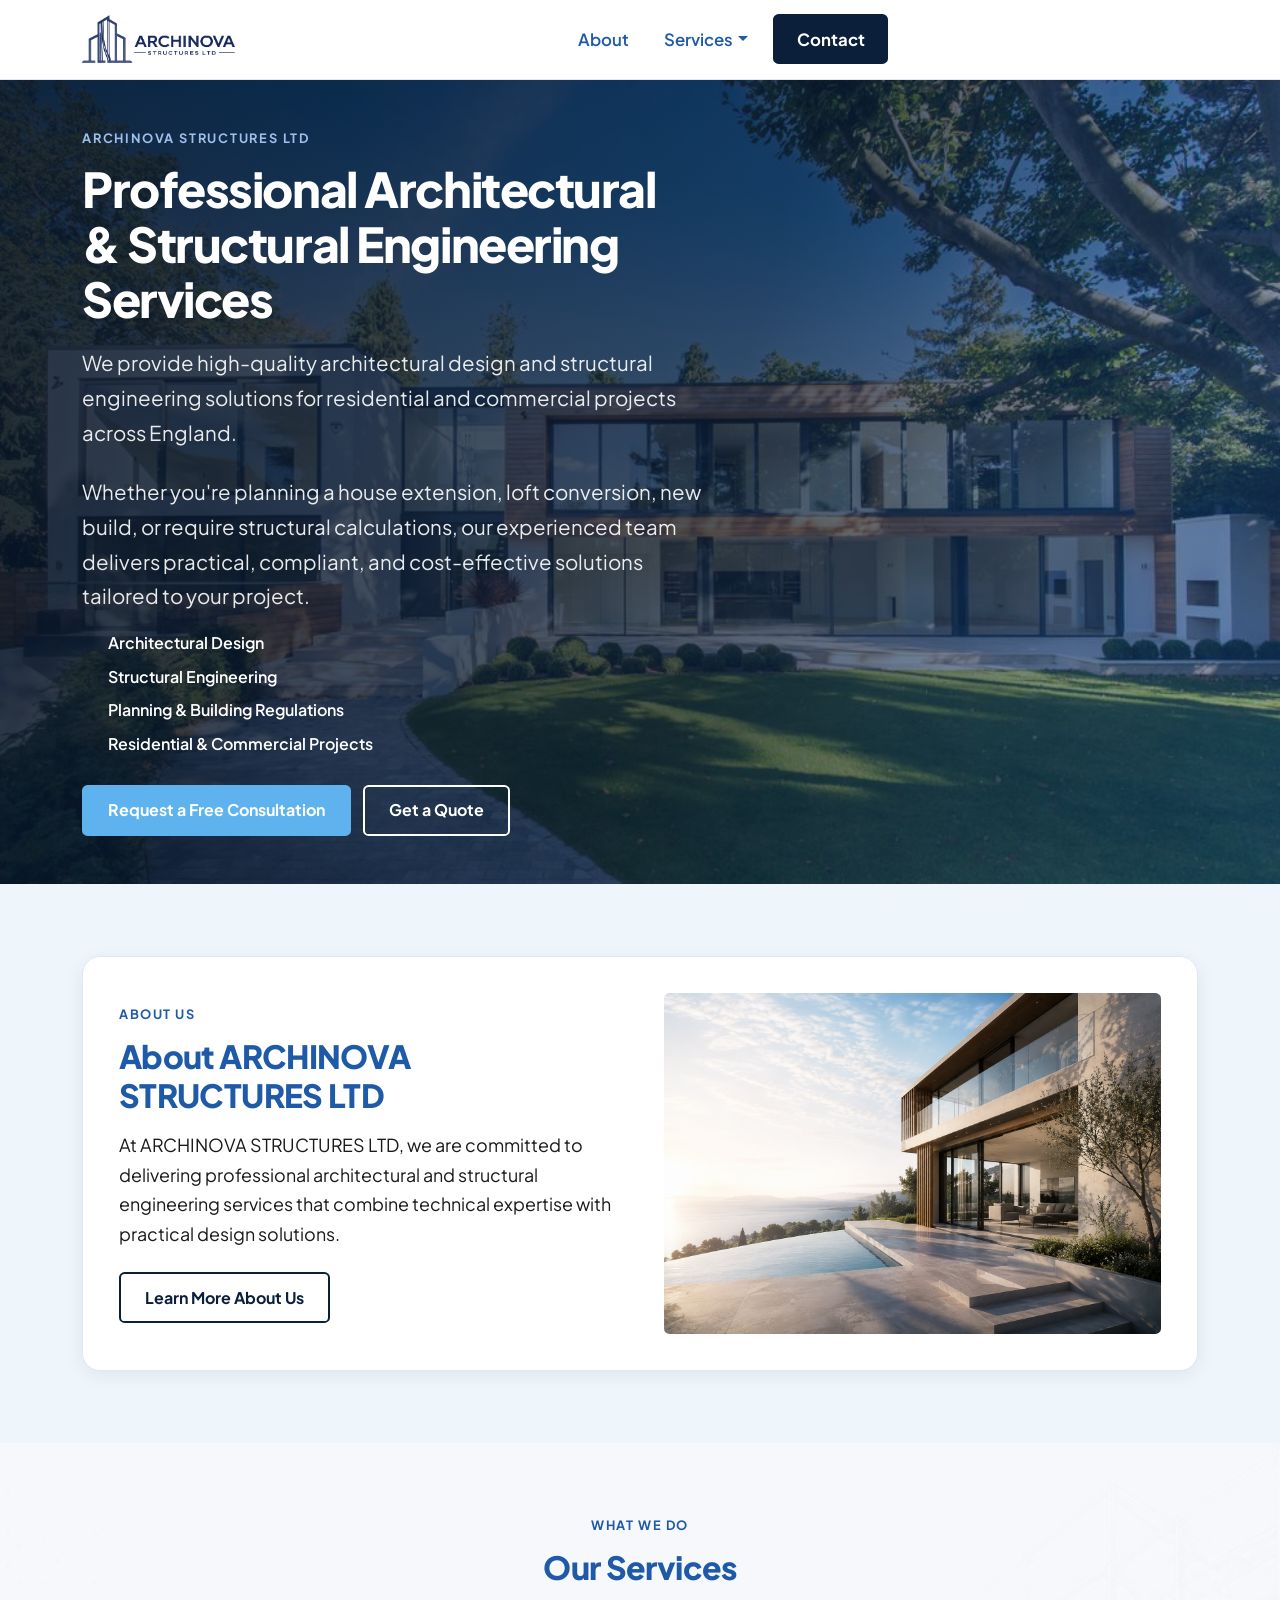
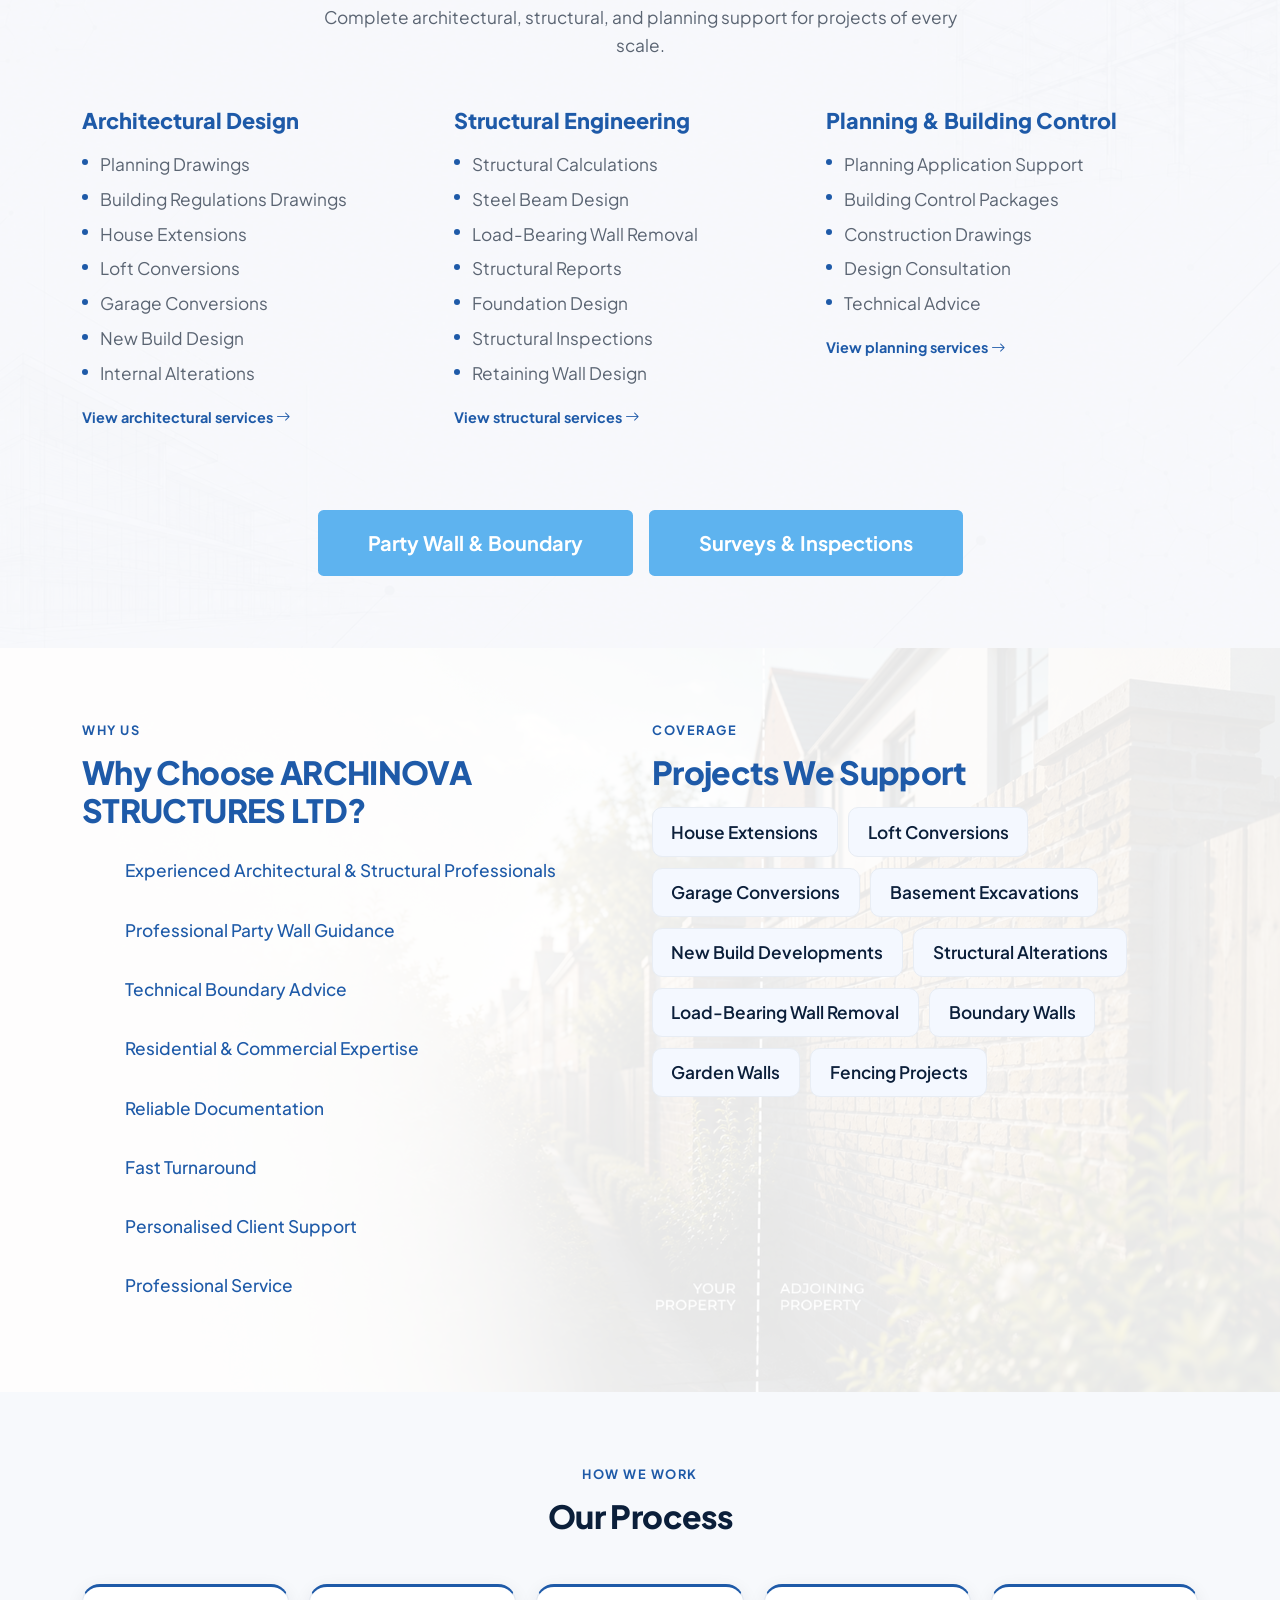
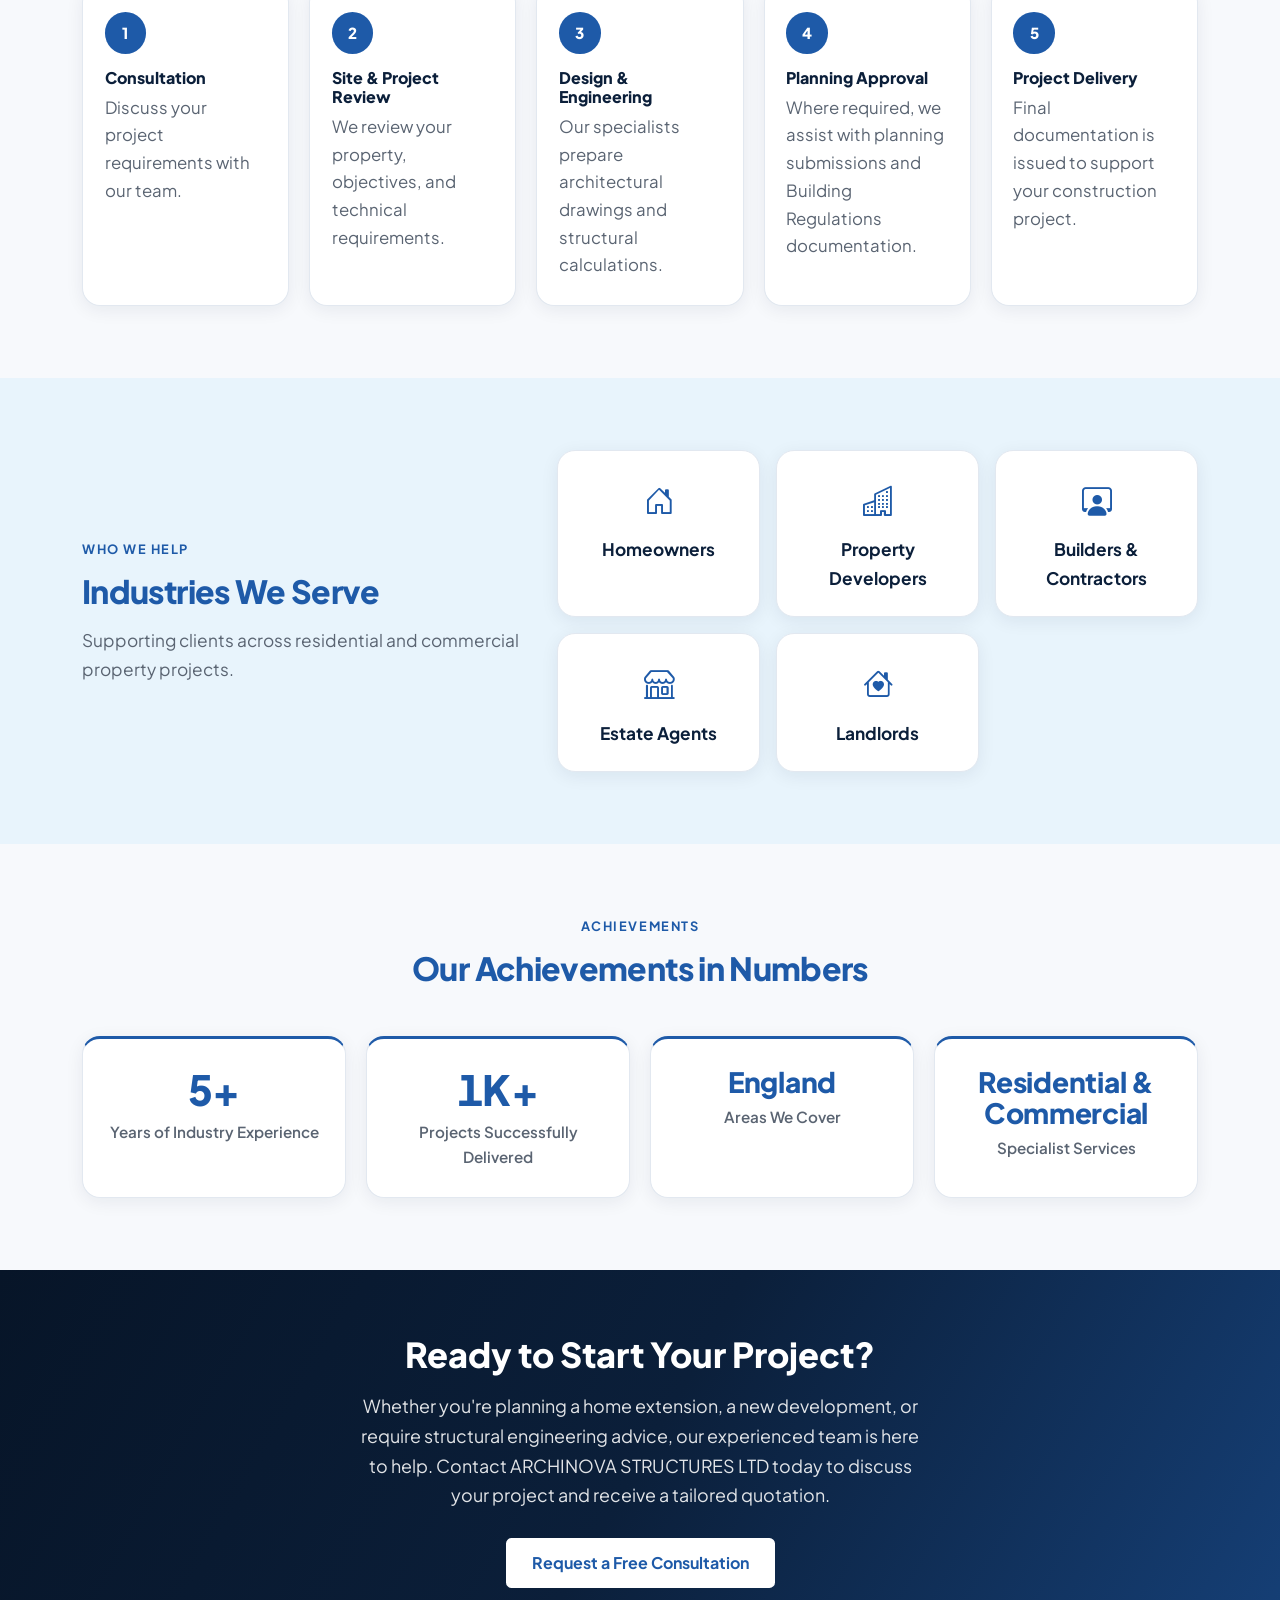
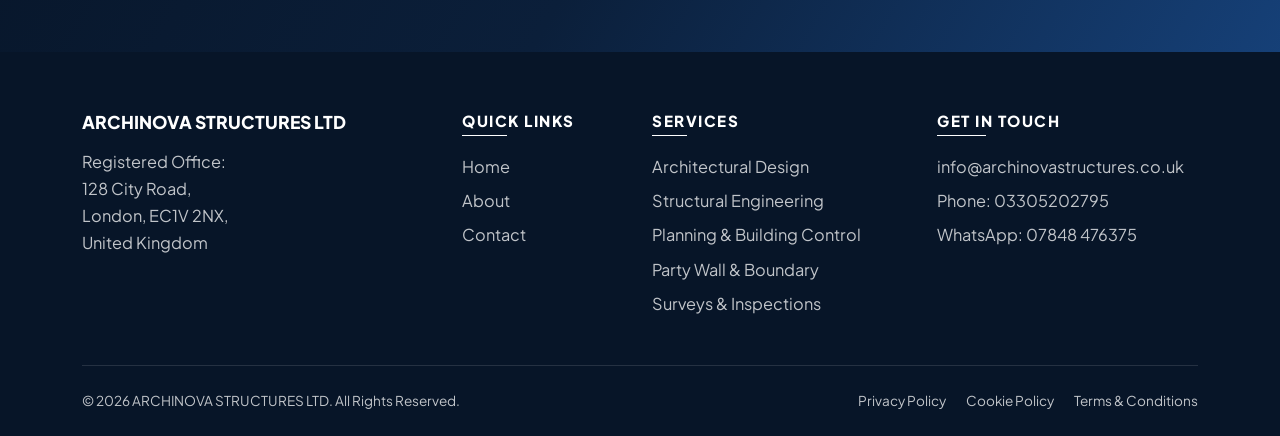
<file: index.html>
<!DOCTYPE html>
<html lang="en">
<head>
  <meta charset="UTF-8">
  <meta name="viewport" content="width=device-width, initial-scale=1.0">
  <title>ARCHINOVA STRUCTURES LTD | Architectural & Structural Engineering</title>
  <meta name="description" content="Professional architectural design and structural engineering solutions for residential and commercial projects across England.">
  <link rel="preconnect" href="https://fonts.googleapis.com">
  <link rel="preconnect" href="https://fonts.gstatic.com" crossorigin>
  <link href="https://fonts.googleapis.com/css2?family=Plus+Jakarta+Sans:wght@400;500;600;700;800&display=swap" rel="stylesheet">
  <link href="https://cdn.jsdelivr.net/npm/bootstrap@5.3.3/dist/css/bootstrap.min.css" rel="stylesheet">
  <link href="https://cdn.jsdelivr.net/npm/bootstrap-icons@1.11.3/font/bootstrap-icons.min.css" rel="stylesheet">
  <link href="css/styles.css" rel="stylesheet">
  <link rel="icon" type="image/png" href="assets/images/logo/logo-blue-mark.png">
</head>
<body>
  <nav class="navbar navbar-expand-lg site-navbar sticky-top">
    <div class="container">
      <a class="navbar-brand navbar-brand--named" href="index.html" aria-label="ARCHINOVA STRUCTURES LTD — home">
        <img src="assets/images/logo/logo-blue-named-horizontal.png" alt="ARCHINOVA STRUCTURES LTD">
      </a>
      <button class="navbar-toggler" type="button" data-bs-toggle="collapse" data-bs-target="#mainNav" aria-controls="mainNav" aria-expanded="false" aria-label="Toggle navigation">
        <span class="navbar-toggler-icon"></span>
      </button>
      <div class="collapse navbar-collapse" id="mainNav">
        <ul class="navbar-nav mx-auto align-items-lg-center">
          <li class="nav-item"><a class="nav-link" href="about.html" data-nav="about">About</a></li>
          <li class="nav-item dropdown nav-item--hover">
            <a class="nav-link dropdown-toggle" href="#" data-nav="services" role="button" data-bs-toggle="dropdown" data-bs-auto-close="outside" aria-expanded="false">Services</a>
            <ul class="dropdown-menu">
              <li><a class="dropdown-item" href="services/architectural.html" data-nav="architectural.html">Architectural Design</a></li>
              <li><a class="dropdown-item" href="services/structural.html" data-nav="structural.html">Structural Engineering</a></li>
              <li><a class="dropdown-item" href="services/planning.html" data-nav="planning.html">Planning &amp; Building Control</a></li>
              <li><a class="dropdown-item" href="services/party-wall.html" data-nav="party-wall.html">Party Wall &amp; Boundary</a></li>
              <li><a class="dropdown-item" href="services/surveys.html" data-nav="surveys.html">Surveys &amp; Inspections</a></li>
            </ul>
          </li>
          <li class="nav-item ms-lg-2"><a class="btn btn-primary-brand btn-nav-contact px-4" href="contact.html" data-nav="contact">Contact</a></li>
        </ul>
      </div>
    </div>
  </nav>

  <header
    class="page-hero page-hero--tall page-hero--copy-lg"
    data-hero-slides="assets/images/home/hero-banner.jpg,assets/images/home/hero-banner-2.jpg,assets/images/home/hero-banner-3.jpg,assets/images/home/hero-banner-4.jpg"
    data-hero-dir="rtl"
    style="background-image: url('assets/images/home/hero-banner.jpg');"
  >
    <div class="container py-5">
      <p class="hero-eyebrow">ARCHINOVA Structures Ltd</p>
      <h1>Professional Architectural &amp; Structural Engineering Services</h1>
      <div class="anim-from-center">
        <p class="hero-text hero-text--lg">We provide high-quality architectural design and structural engineering solutions for residential and commercial projects across England.</p>
        <p class="hero-text hero-text--lg mb-3">Whether you're planning a house extension, loft conversion, new build, or require structural calculations, our experienced team delivers practical, compliant, and cost-effective solutions tailored to your project.</p>
      </div>
      <ul class="hero-checklist tick-draw-list">
        <li><a href="services/architectural.html"><i class="bi bi-check-circle-fill"></i> Architectural Design</a></li>
        <li><a href="services/structural.html"><i class="bi bi-check-circle-fill"></i> Structural Engineering</a></li>
        <li><a href="services/planning.html"><i class="bi bi-check-circle-fill"></i> Planning &amp; Building Regulations</a></li>
        <li><a href="#our-services"><i class="bi bi-check-circle-fill"></i> Residential &amp; Commercial Projects</a></li>
      </ul>
      <div class="hero-ctas">
        <a href="contact.html" class="btn btn-sky">Request a Free Consultation</a>
        <a href="contact.html#enquiry-form-section" class="btn btn-outline-brand">Get a Quote</a>
      </div>
    </div>
  </header>

  <section class="section-pad home-about-section">
    <div class="container">
      <div class="panel-box">
        <div class="row align-items-center g-4 g-lg-5">
          <div class="col-lg-6">
            <span class="section-eyebrow">About Us</span>
            <h2 class="section-title">About ARCHINOVA STRUCTURES LTD</h2>
            <p class="mb-4">At ARCHINOVA STRUCTURES LTD, we are committed to delivering professional architectural and structural engineering services that combine technical expertise with practical design solutions.</p>
            <a href="about.html" class="btn btn-outline-navy">Learn More About Us</a>
          </div>
          <div class="col-lg-6">
            <div class="service-block-media" style="aspect-ratio: 16/11;">
              <img src="assets/images/architectural/hero-bg.jpg" alt="Architectural design project">
            </div>
          </div>
        </div>
      </div>
    </div>
  </section>

  <section class="section-pad home-services-section" id="our-services">
    <div class="container">
      <div class="text-center mb-5">
        <span class="section-eyebrow">What We Do</span>
        <h2 class="section-title">Our Services</h2>
        <p class="section-lead mx-auto">Complete architectural, structural, and planning support for projects of every scale.</p>
      </div>
      <div class="row g-0">
        <div class="col-md-4">
          <div class="service-pillar">
            <h3><a href="services/architectural.html">Architectural Design</a></h3>
            <ul>
              <li>Planning Drawings</li>
              <li>Building Regulations Drawings</li>
              <li>House Extensions</li>
              <li>Loft Conversions</li>
              <li>Garage Conversions</li>
              <li>New Build Design</li>
              <li>Internal Alterations</li>
            </ul>
            <a class="pillar-link" href="services/architectural.html">View architectural services <i class="bi bi-arrow-right"></i></a>
          </div>
        </div>
        <div class="col-md-4">
          <div class="service-pillar">
            <h3><a href="services/structural.html">Structural Engineering</a></h3>
            <ul>
              <li>Structural Calculations</li>
              <li>Steel Beam Design</li>
              <li>Load-Bearing Wall Removal</li>
              <li>Structural Reports</li>
              <li>Foundation Design</li>
              <li>Structural Inspections</li>
              <li>Retaining Wall Design</li>
            </ul>
            <a class="pillar-link" href="services/structural.html">View structural services <i class="bi bi-arrow-right"></i></a>
          </div>
        </div>
        <div class="col-md-4">
          <div class="service-pillar">
            <h3><a href="services/planning.html">Planning &amp; Building Control</a></h3>
            <ul>
              <li>Planning Application Support</li>
              <li>Building Control Packages</li>
              <li>Construction Drawings</li>
              <li>Design Consultation</li>
              <li>Technical Advice</li>
            </ul>
            <a class="pillar-link" href="services/planning.html">View planning services <i class="bi bi-arrow-right"></i></a>
          </div>
        </div>
      </div>
      <div class="row mt-5 pt-3 g-3 justify-content-center text-center">
        <div class="col-12 col-md-auto">
          <a href="services/party-wall.html" class="btn btn-sky btn-lg px-5 py-3 w-100">Party Wall &amp; Boundary</a>
        </div>
        <div class="col-12 col-md-auto">
          <a href="services/surveys.html" class="btn btn-sky btn-lg px-5 py-3 w-100">Surveys &amp; Inspections</a>
        </div>
      </div>
    </div>
  </section>

  <section class="section-pad home-why-section">
    <div class="container">
      <div class="row g-4">
        <div class="col-lg-6">
          <span class="section-eyebrow">Why Us</span>
          <h2 class="section-title">Why Choose ARCHINOVA STRUCTURES LTD?</h2>
          <ul class="why-list tick-draw-list grow-on-hover">
            <li><i class="bi bi-check-circle-fill"></i> Experienced Architectural &amp; Structural Professionals</li>
            <li><i class="bi bi-check-circle-fill"></i> Professional Party Wall Guidance</li>
            <li><i class="bi bi-check-circle-fill"></i> Technical Boundary Advice</li>
            <li><i class="bi bi-check-circle-fill"></i> Residential &amp; Commercial Expertise</li>
            <li><i class="bi bi-check-circle-fill"></i> Reliable Documentation</li>
            <li><i class="bi bi-check-circle-fill"></i> Fast Turnaround</li>
            <li><i class="bi bi-check-circle-fill"></i> Personalised Client Support</li>
            <li><i class="bi bi-check-circle-fill"></i> Professional Service</li>
          </ul>
        </div>
        <div class="col-lg-6">
          <span class="section-eyebrow">Coverage</span>
          <h2 class="section-title">Projects We Support</h2>
          <ul class="chip-list text-size-up">
            <li>House Extensions</li>
            <li>Loft Conversions</li>
            <li>Garage Conversions</li>
            <li>Basement Excavations</li>
            <li>New Build Developments</li>
            <li>Structural Alterations</li>
            <li>Load-Bearing Wall Removal</li>
            <li>Boundary Walls</li>
            <li>Garden Walls</li>
            <li>Fencing Projects</li>
          </ul>
        </div>
      </div>
    </div>
  </section>

  <section class="section-pad bg-off">
    <div class="container">
      <div class="text-center mb-5">
        <span class="section-eyebrow">How We Work</span>
        <h2 class="section-title">Our Process</h2>
      </div>
      <div class="process-grid process-grid--5">
        <div class="process-box">
          <span class="process-badge">
            <span class="badge-num">1</span>
            <span class="badge-logo"><img src="assets/images/logo/logo-white-mark.png" alt=""></span>
          </span>
          <h3>Consultation</h3>
          <p>Discuss your project requirements with our team.</p>
        </div>
        <div class="process-box">
          <span class="process-badge">
            <span class="badge-num">2</span>
            <span class="badge-logo"><img src="assets/images/logo/logo-white-mark.png" alt=""></span>
          </span>
          <h3>Site &amp; Project Review</h3>
          <p>We review your property, objectives, and technical requirements.</p>
        </div>
        <div class="process-box">
          <span class="process-badge">
            <span class="badge-num">3</span>
            <span class="badge-logo"><img src="assets/images/logo/logo-white-mark.png" alt=""></span>
          </span>
          <h3>Design &amp; Engineering</h3>
          <p>Our specialists prepare architectural drawings and structural calculations.</p>
        </div>
        <div class="process-box">
          <span class="process-badge">
            <span class="badge-num">4</span>
            <span class="badge-logo"><img src="assets/images/logo/logo-white-mark.png" alt=""></span>
          </span>
          <h3>Planning Approval</h3>
          <p>Where required, we assist with planning submissions and Building Regulations documentation.</p>
        </div>
        <div class="process-box">
          <span class="process-badge">
            <span class="badge-num">5</span>
            <span class="badge-logo"><img src="assets/images/logo/logo-white-mark.png" alt=""></span>
          </span>
          <h3>Project Delivery</h3>
          <p>Final documentation is issued to support your construction project.</p>
        </div>
      </div>
    </div>
  </section>

  <section class="section-pad home-who-section">
    <div class="container">
      <div class="row align-items-center g-4">
        <div class="col-lg-5">
          <span class="section-eyebrow">Who We Help</span>
          <h2 class="section-title">Industries We Serve</h2>
          <p class="section-lead mb-0">Supporting clients across residential and commercial property projects.</p>
        </div>
        <div class="col-lg-7">
          <ul class="industry-grid">
            <li class="industry-card"><i class="bi bi-house-door"></i> Homeowners</li>
            <li class="industry-card"><i class="bi bi-buildings"></i> Property Developers</li>
            <li class="industry-card"><i class="bi bi-person-workspace"></i> Builders &amp; Contractors</li>
            <li class="industry-card"><i class="bi bi-shop"></i> Estate Agents</li>
            <li class="industry-card"><i class="bi bi-house-heart"></i> Landlords</li>
          </ul>
        </div>
      </div>
    </div>
  </section>

  <section class="section-pad bg-off">
    <div class="container">
      <div class="text-center mb-5">
        <span class="section-eyebrow">Achievements</span>
        <h2 class="section-title section-title--blue mb-1">Our Achievements in Numbers</h2>
      </div>
      <div class="achievement-grid">
        <div class="achievement-card">
          <span class="achievement-figure" data-count="5" data-suffix="+">5+</span>
          <span class="achievement-label">Years of Industry Experience</span>
        </div>
        <div class="achievement-card">
          <span class="achievement-figure" data-count="1" data-suffix="K+">1K+</span>
          <span class="achievement-label">Projects Successfully Delivered</span>
        </div>
        <div class="achievement-card">
          <span class="achievement-figure achievement-figure--text">England</span>
          <span class="achievement-label">Areas We Cover</span>
        </div>
        <div class="achievement-card">
          <span class="achievement-figure achievement-figure--text">Residential &amp; Commercial</span>
          <span class="achievement-label">Specialist Services</span>
        </div>
      </div>
    </div>
  </section>

  <section class="cta-band cta-band--lg">
    <div class="container">
      <h2>Ready to Start Your Project?</h2>
      <p>Whether you're planning a home extension, a new development, or require structural engineering advice, our experienced team is here to help. Contact ARCHINOVA STRUCTURES LTD today to discuss your project and receive a tailored quotation.</p>
      <a href="contact.html" class="btn btn-cta-invert">Request a Free Consultation</a>
    </div>
  </section>

  <footer class="site-footer site-footer--lg">
    <div class="container">
      <div class="row g-4">
        <div class="col-md-4">
          <div class="footer-brand"><a href="index.html">ARCHINOVA STRUCTURES LTD</a></div>
          <p class="mb-0">Registered Office:<br>128 City Road,<br>London, EC1V 2NX,<br>United Kingdom</p>
        </div>
        <div class="col-6 col-md-2">
          <h4 class="footer-heading">Quick Links</h4>
          <ul>
            <li><a href="index.html">Home</a></li>
            <li><a href="about.html">About</a></li>
            <li><a href="contact.html">Contact</a></li>
          </ul>
        </div>
        <div class="col-6 col-md-3">
          <h4 class="footer-heading">Services</h4>
          <ul>
            <li><a href="services/architectural.html">Architectural Design</a></li>
            <li><a href="services/structural.html">Structural Engineering</a></li>
            <li><a href="services/planning.html">Planning &amp; Building Control</a></li>
            <li><a href="services/party-wall.html">Party Wall &amp; Boundary</a></li>
            <li><a href="services/surveys.html">Surveys &amp; Inspections</a></li>
          </ul>
        </div>
        <div class="col-md-3">
          <h4 class="footer-heading">Get In Touch</h4>
          <ul>
            <li><a href="mailto:info@archinovastructures.co.uk">info@archinovastructures.co.uk</a></li>
            <li>Phone: <a href="tel:03305202795">03305202795</a></li>
            <li>WhatsApp: <a href="https://wa.me/447848476375" target="_blank" rel="noopener">07848 476375</a></li>
          </ul>
        </div>
      </div>
      <div class="footer-bottom">
        <span>&copy; 2026 ARCHINOVA STRUCTURES LTD. All Rights Reserved.</span>
        <div class="footer-legal">
          <a href="privacy.html">Privacy Policy</a>
          <a href="cookies.html">Cookie Policy</a>
          <a href="terms.html">Terms &amp; Conditions</a>
        </div>
      </div>
    </div>
  </footer>

  <script src="https://cdn.jsdelivr.net/npm/bootstrap@5.3.3/dist/js/bootstrap.bundle.min.js"></script>
  <script src="js/main.js"></script>
</body>
</html>
</file>
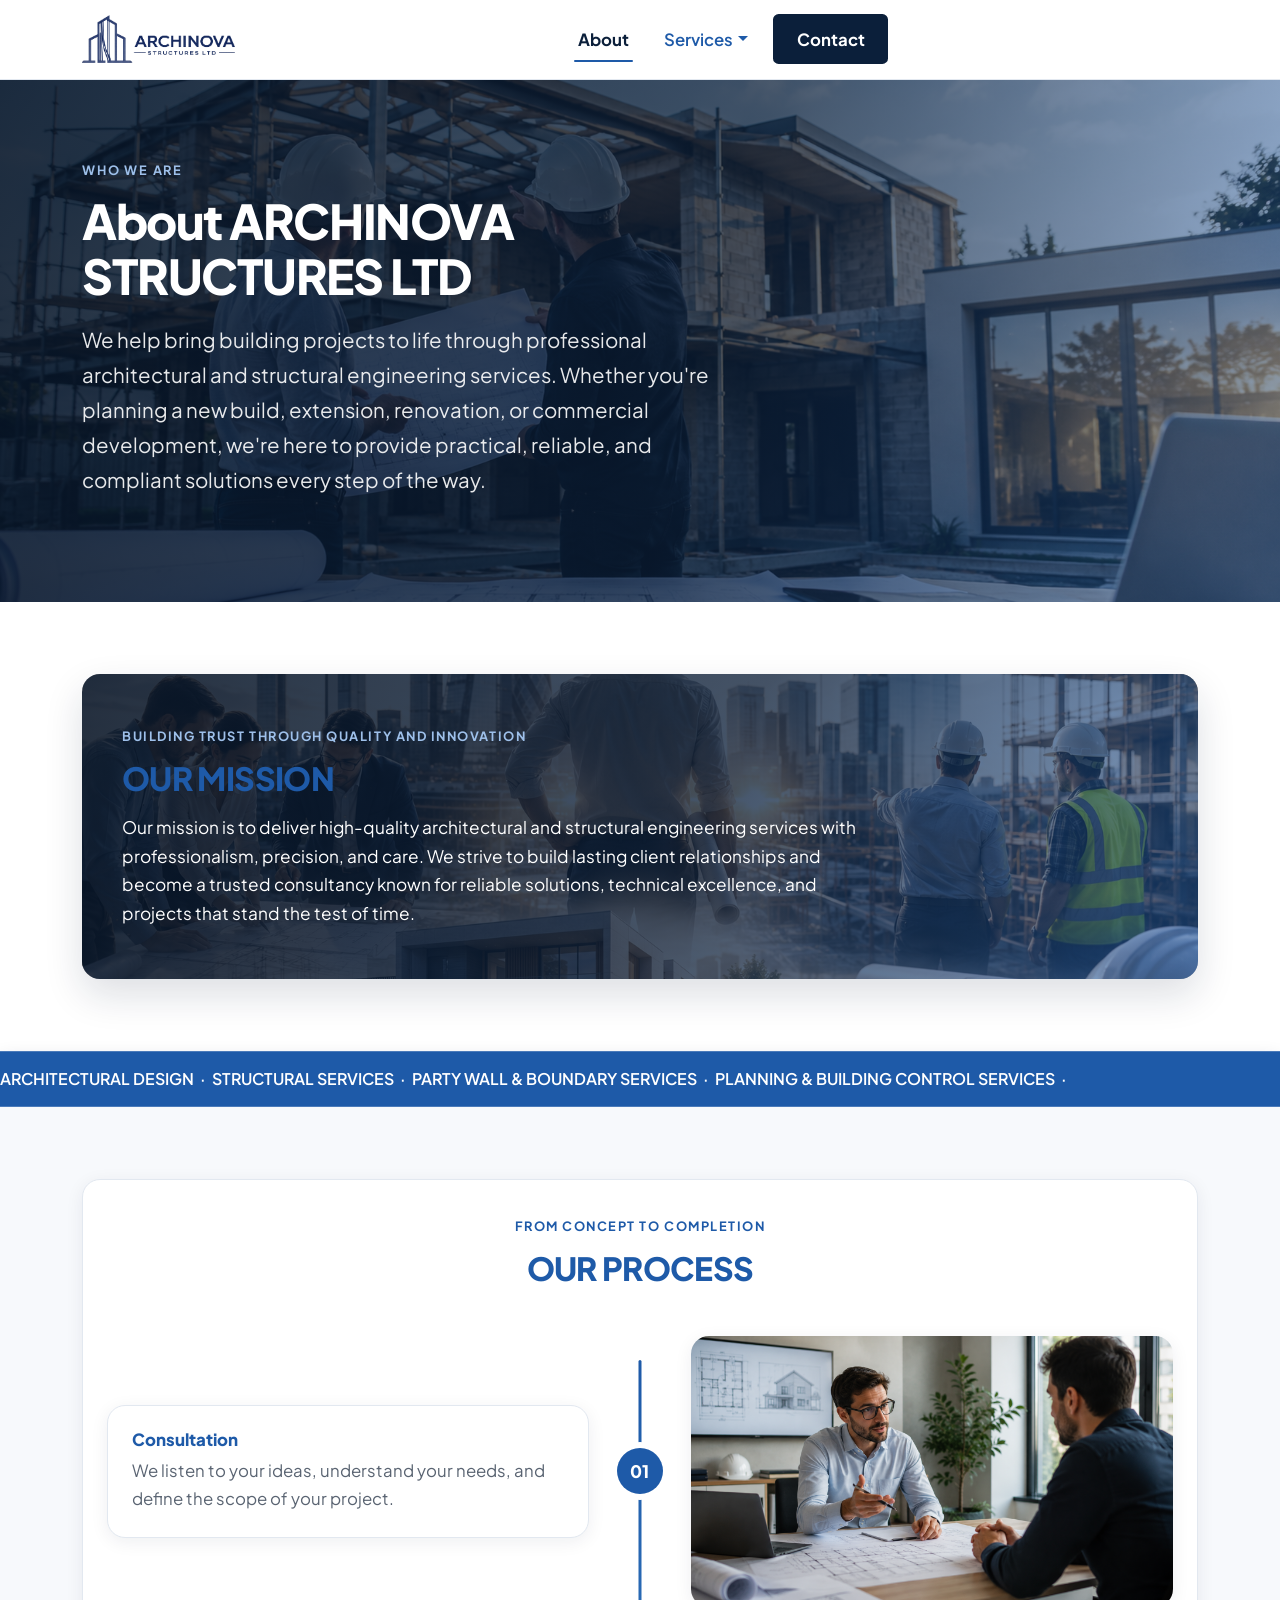
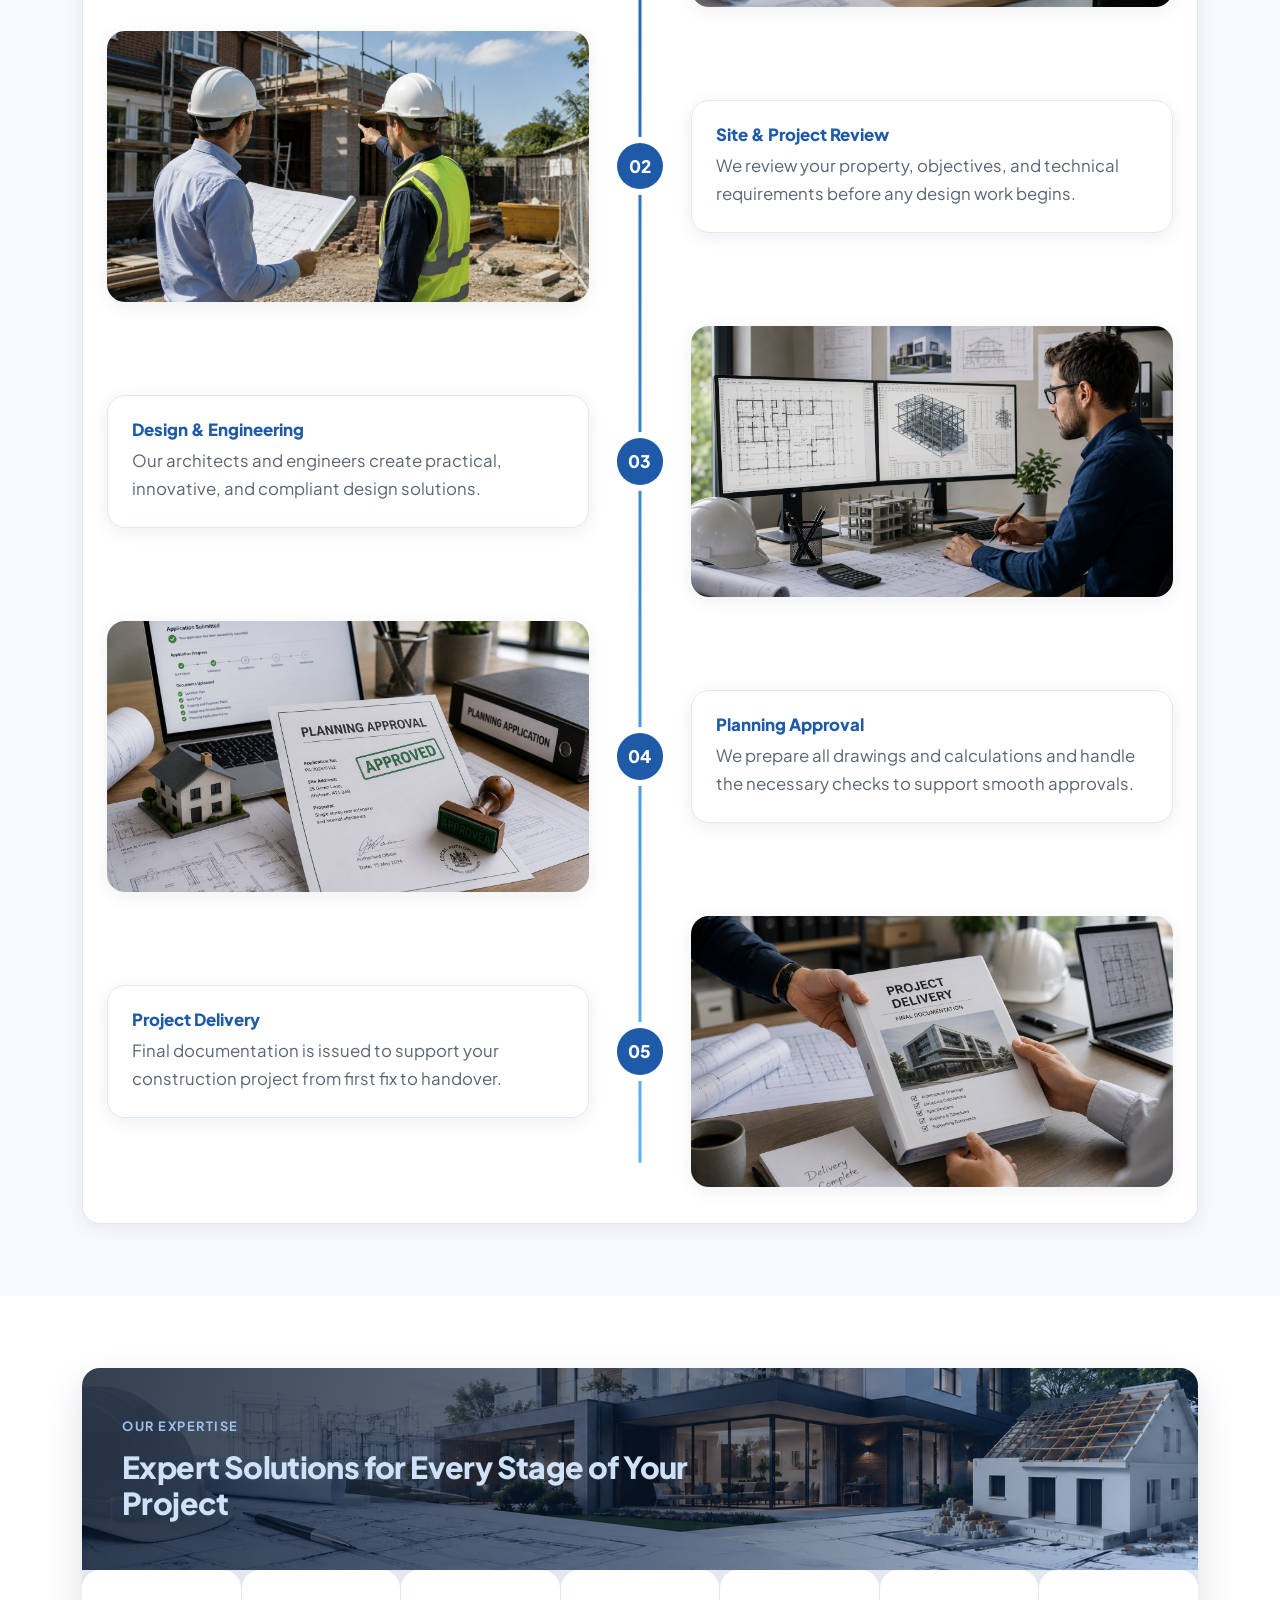
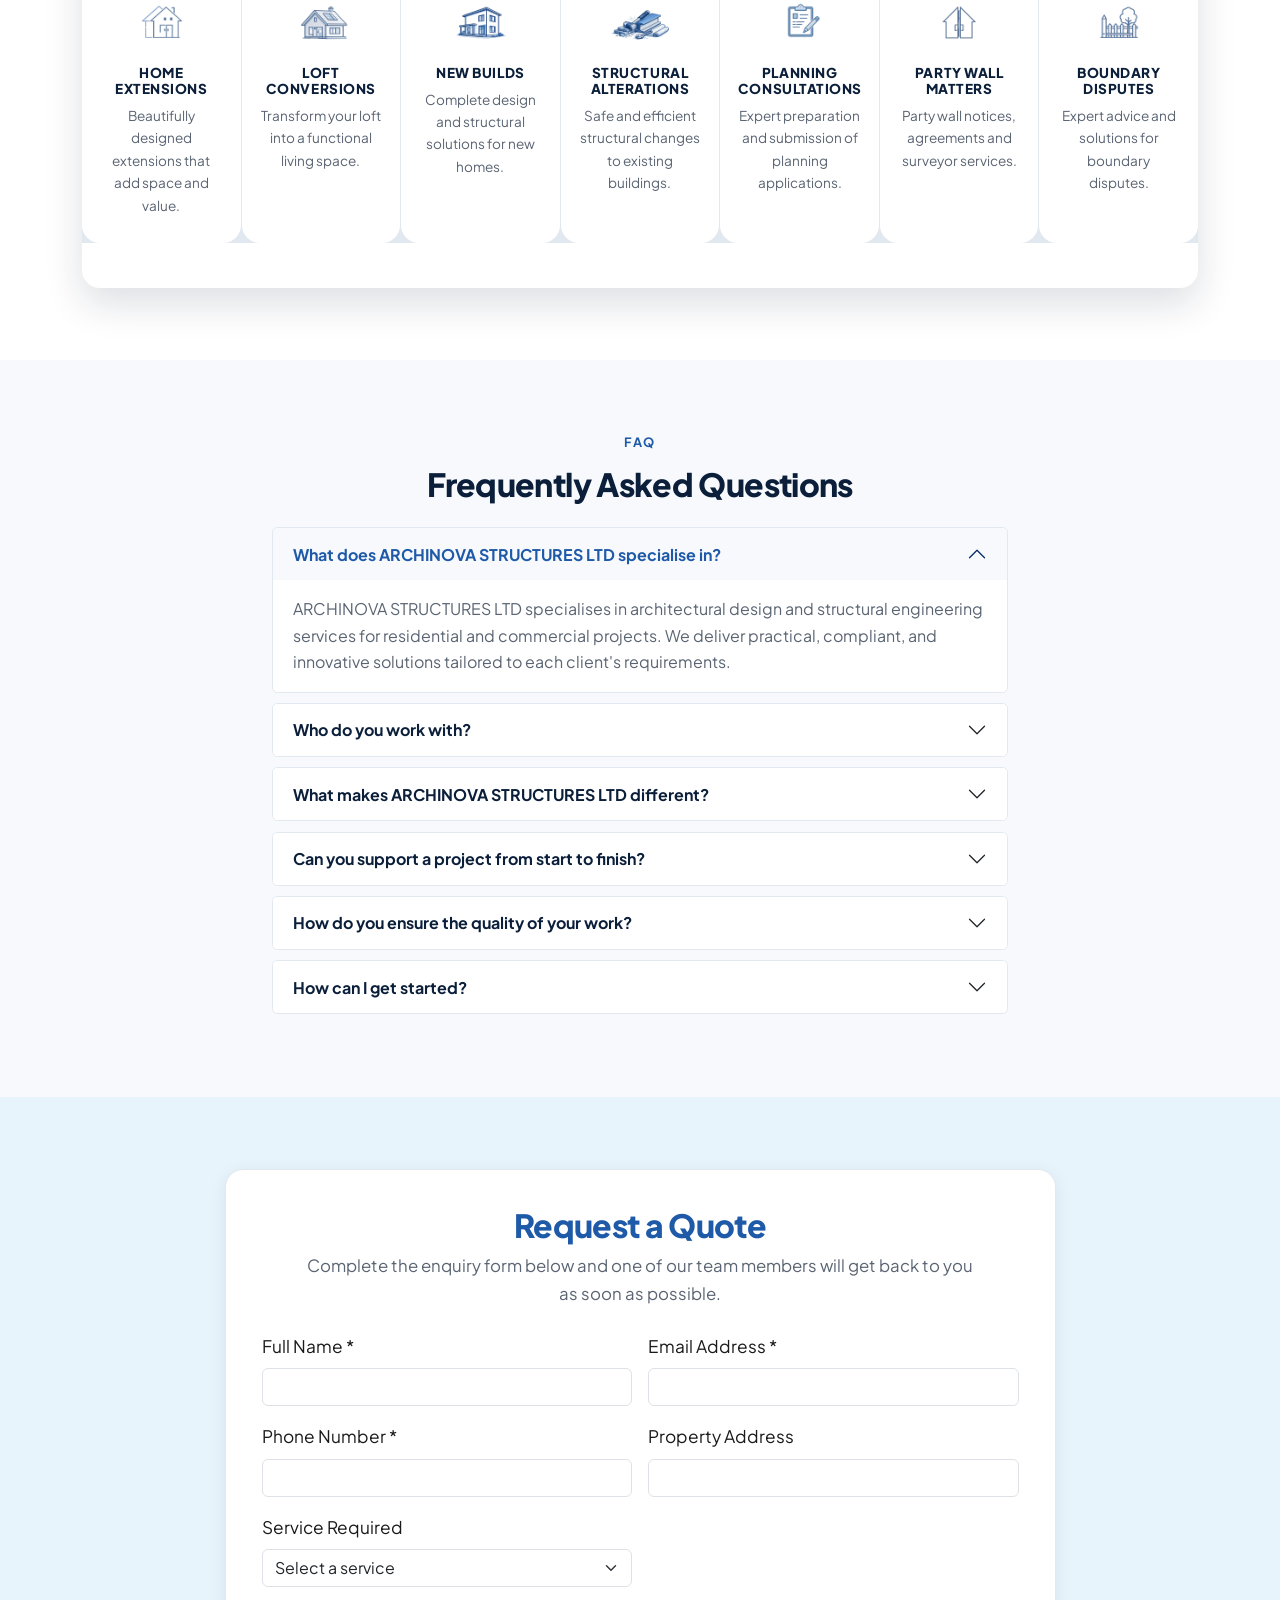
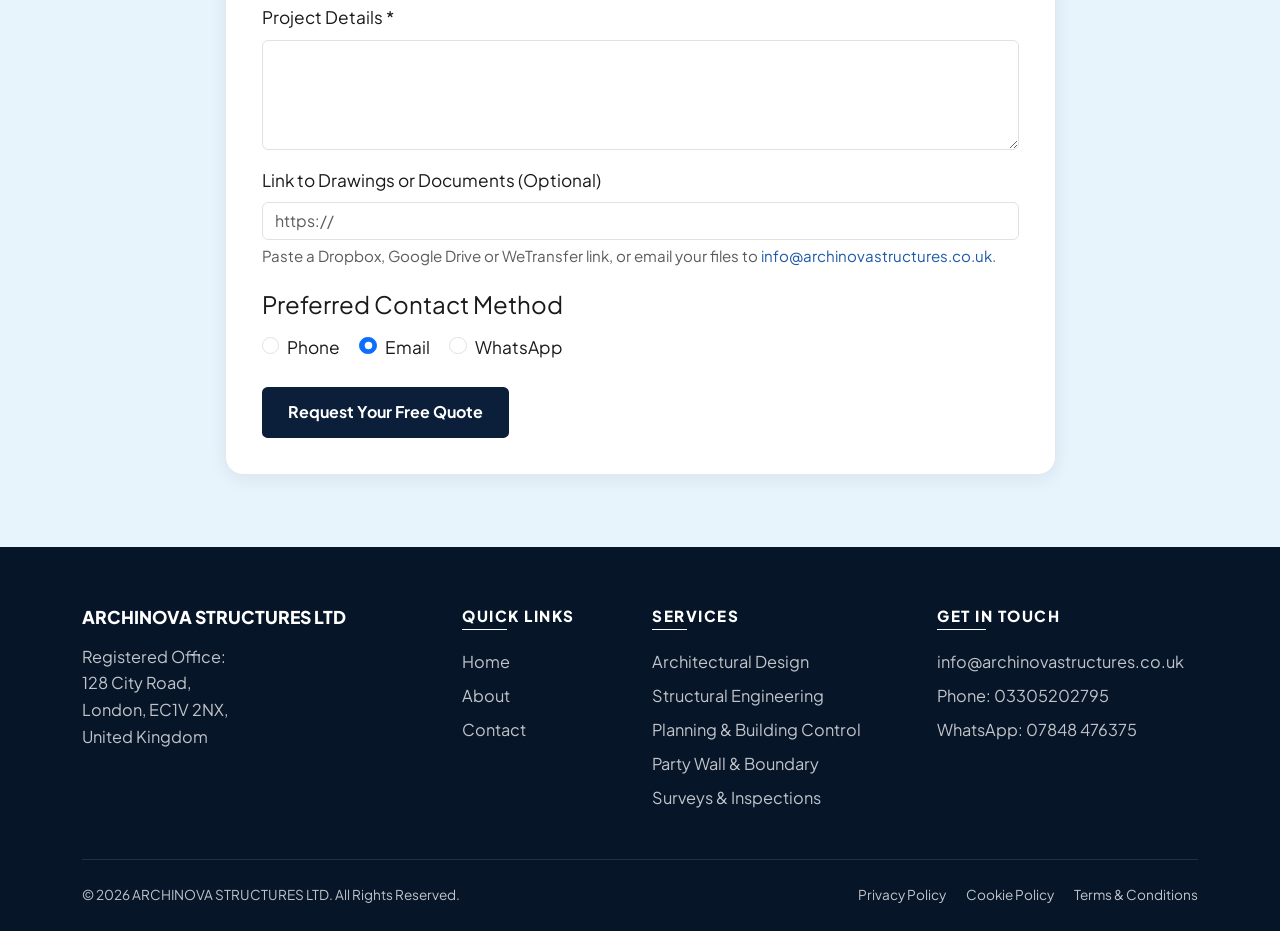
<file: about.html>
<!DOCTYPE html>
<html lang="en">
<head>
  <meta charset="UTF-8">
  <meta name="viewport" content="width=device-width, initial-scale=1.0">
  <title>About Us | ARCHINOVA STRUCTURES LTD</title>
  <meta name="description" content="Learn about ARCHINOVA STRUCTURES LTD — professional architectural and structural engineering services across England.">
  <link rel="preconnect" href="https://fonts.googleapis.com">
  <link rel="preconnect" href="https://fonts.gstatic.com" crossorigin>
  <link href="https://fonts.googleapis.com/css2?family=Plus+Jakarta+Sans:wght@400;500;600;700;800&display=swap" rel="stylesheet">
  <link href="https://cdn.jsdelivr.net/npm/bootstrap@5.3.3/dist/css/bootstrap.min.css" rel="stylesheet">
  <link href="https://cdn.jsdelivr.net/npm/bootstrap-icons@1.11.3/font/bootstrap-icons.min.css" rel="stylesheet">
  <link href="css/styles.css" rel="stylesheet">
  <link rel="icon" type="image/png" href="assets/images/logo/logo-blue-mark.png">
</head>
<body>
  <nav class="navbar navbar-expand-lg site-navbar sticky-top">
    <div class="container">
      <a class="navbar-brand navbar-brand--named" href="index.html" aria-label="ARCHINOVA STRUCTURES LTD — home">
        <img src="assets/images/logo/logo-blue-named-horizontal.png" alt="ARCHINOVA STRUCTURES LTD">
      </a>
      <button class="navbar-toggler" type="button" data-bs-toggle="collapse" data-bs-target="#mainNav" aria-controls="mainNav" aria-expanded="false" aria-label="Toggle navigation">
        <span class="navbar-toggler-icon"></span>
      </button>
      <div class="collapse navbar-collapse" id="mainNav">
        <ul class="navbar-nav mx-auto align-items-lg-center">
          <li class="nav-item"><a class="nav-link" href="about.html" data-nav="about">About</a></li>
          <li class="nav-item dropdown nav-item--hover">
            <a class="nav-link dropdown-toggle" href="#" data-nav="services" role="button" data-bs-toggle="dropdown" data-bs-auto-close="outside" aria-expanded="false">Services</a>
            <ul class="dropdown-menu">
              <li><a class="dropdown-item" href="services/architectural.html" data-nav="architectural.html">Architectural Design</a></li>
              <li><a class="dropdown-item" href="services/structural.html" data-nav="structural.html">Structural Engineering</a></li>
              <li><a class="dropdown-item" href="services/planning.html" data-nav="planning.html">Planning &amp; Building Control</a></li>
              <li><a class="dropdown-item" href="services/party-wall.html" data-nav="party-wall.html">Party Wall &amp; Boundary</a></li>
              <li><a class="dropdown-item" href="services/surveys.html" data-nav="surveys.html">Surveys &amp; Inspections</a></li>
            </ul>
          </li>
          <li class="nav-item ms-lg-2"><a class="btn btn-primary-brand btn-nav-contact px-4" href="contact.html" data-nav="contact">Contact</a></li>
        </ul>
      </div>
    </div>
  </nav>

  <header
    class="page-hero page-hero--sm page-hero--tall page-hero--copy-lg"
    data-hero-slides="assets/images/about/hero-banner.png,assets/images/about/hero-baner-1.png,assets/images/about/hero-baner-2.png"
    data-hero-dir="rtl"
    style="background-image: url('assets/images/about/hero-banner.png');"
  >
    <div class="container py-5">
      <p class="hero-eyebrow">Who We Are</p>
      <h1>About ARCHINOVA STRUCTURES LTD</h1>
      <p class="hero-text hero-text--lg anim-from-center">We help bring building projects to life through professional architectural and structural engineering services. Whether you're planning a new build, extension, renovation, or commercial development, we're here to provide practical, reliable, and compliant solutions every step of the way.</p>
    </div>
  </header>

  <section class="section-pad">
    <div class="container">
      <div class="mission-panel" style="background-image: url('assets/images/about/our-mission.png');">
        <span class="section-eyebrow">Building Trust Through Quality and Innovation</span>
        <h2 class="section-title">OUR MISSION</h2>
        <p>Our mission is to deliver high-quality architectural and structural engineering services with professionalism, precision, and care. We strive to build lasting client relationships and become a trusted consultancy known for reliable solutions, technical excellence, and projects that stand the test of time.</p>
      </div>
    </div>
  </section>

  <section class="services-marquee" aria-label="Services we provide">
    <div class="ticker-viewport">
      <div class="ticker-track"><span>ARCHITECTURAL DESIGN &nbsp;·&nbsp; STRUCTURAL SERVICES &nbsp;·&nbsp; PARTY WALL &amp; BOUNDARY SERVICES &nbsp;·&nbsp; PLANNING &amp; BUILDING CONTROL SERVICES &nbsp;·&nbsp; </span></div>
      <div class="ticker-track" aria-hidden="true"><span>ARCHITECTURAL DESIGN &nbsp;·&nbsp; STRUCTURAL SERVICES &nbsp;·&nbsp; PARTY WALL &amp; BOUNDARY SERVICES &nbsp;·&nbsp; PLANNING &amp; BUILDING CONTROL SERVICES &nbsp;·&nbsp; </span></div>
    </div>
  </section>

  <section class="section-pad about-process-wrap">
    <div class="container">
      <div class="about-process-box">
        <div class="text-center mb-5">
          <span class="section-eyebrow">From Concept to Completion</span>
          <h2 class="section-title">OUR PROCESS</h2>
        </div>
        <div class="process-timeline has-progress">
        <div class="timeline-row">
          <div class="timeline-card">
            <h3>Consultation</h3>
            <p>We listen to your ideas, understand your needs, and define the scope of your project.</p>
          </div>
          <span class="timeline-marker">01</span>
          <div class="timeline-media">
            <img src="assets/images/about/consultation.png" alt="Initial project consultation">
          </div>
        </div>
        <div class="timeline-row">
          <div class="timeline-media">
            <img src="assets/images/about/site-project-review.png" alt="Site and project review">
          </div>
          <span class="timeline-marker">02</span>
          <div class="timeline-card">
            <h3>Site &amp; Project Review</h3>
            <p>We review your property, objectives, and technical requirements before any design work begins.</p>
          </div>
        </div>
        <div class="timeline-row">
          <div class="timeline-card">
            <h3>Design &amp; Engineering</h3>
            <p>Our architects and engineers create practical, innovative, and compliant design solutions.</p>
          </div>
          <span class="timeline-marker">03</span>
          <div class="timeline-media">
            <img src="assets/images/about/design-engineering.png" alt="Design and engineering">
          </div>
        </div>
        <div class="timeline-row">
          <div class="timeline-media">
            <img src="assets/images/about/planning-approval.png" alt="Planning approval">
          </div>
          <span class="timeline-marker">04</span>
          <div class="timeline-card">
            <h3>Planning Approval</h3>
            <p>We prepare all drawings and calculations and handle the necessary checks to support smooth approvals.</p>
          </div>
        </div>
        <div class="timeline-row">
          <div class="timeline-card">
            <h3>Project Delivery</h3>
            <p>Final documentation is issued to support your construction project from first fix to handover.</p>
          </div>
          <span class="timeline-marker">05</span>
          <div class="timeline-media">
            <img src="assets/images/about/project-delivery.png" alt="Project delivery">
          </div>
        </div>
      </div>
      </div>
    </div>
  </section>

  <section class="section-pad">
    <div class="container">
      <div class="expertise-panel expertise-panel--tall">
        <div class="expertise-panel-head" style="background-image: url('assets/images/about/expertise-bg.png');">
          <span class="section-eyebrow">Our Expertise</span>
          <h3>Expert Solutions for Every Stage of Your Project</h3>
        </div>
        <div class="expertise-grid">
          <div class="expertise-tile">
            <img src="assets/images/about/home-extension-logo.png" alt="">
            <h4>Home Extensions</h4>
            <p>Beautifully designed extensions that add space and value.</p>
          </div>
          <div class="expertise-tile">
            <img src="assets/images/about/loft-conversion-logo.png" alt="">
            <h4>Loft Conversions</h4>
            <p>Transform your loft into a functional living space.</p>
          </div>
          <div class="expertise-tile">
            <img src="assets/images/about/new-builds.png" alt="">
            <h4>New Builds</h4>
            <p>Complete design and structural solutions for new homes.</p>
          </div>
          <div class="expertise-tile">
            <img src="assets/images/about/structural-alter.png" alt="">
            <h4>Structural Alterations</h4>
            <p>Safe and efficient structural changes to existing buildings.</p>
          </div>
          <div class="expertise-tile">
            <img src="assets/images/about/planning-consult.png" alt="">
            <h4>Planning Consultations</h4>
            <p>Expert preparation and submission of planning applications.</p>
          </div>
          <div class="expertise-tile">
            <img src="assets/images/about/party-wall.png" alt="">
            <h4>Party Wall Matters</h4>
            <p>Party wall notices, agreements and surveyor services.</p>
          </div>
          <div class="expertise-tile">
            <img src="assets/images/about/boundary-disp.png" alt="">
            <h4>Boundary Disputes</h4>
            <p>Expert advice and solutions for boundary disputes.</p>
          </div>
        </div>
      </div>
    </div>
  </section>

  <section class="section-pad bg-off">
    <div class="container">
      <div class="row justify-content-center">
        <div class="col-lg-8">
          <div class="text-center mb-4">
            <span class="section-eyebrow">FAQ</span>
            <h2 class="section-title">Frequently Asked Questions</h2>
          </div>
          <div class="accordion faq-accordion" id="faqAbout">
            <div class="accordion-item">
              <h3 class="accordion-header"><button class="accordion-button" type="button" data-bs-toggle="collapse" data-bs-target="#ab1">What does ARCHINOVA STRUCTURES LTD specialise in?</button></h3>
              <div id="ab1" class="accordion-collapse collapse show" data-bs-parent="#faqAbout"><div class="accordion-body">ARCHINOVA STRUCTURES LTD specialises in architectural design and structural engineering services for residential and commercial projects. We deliver practical, compliant, and innovative solutions tailored to each client's requirements.</div></div>
            </div>
            <div class="accordion-item">
              <h3 class="accordion-header"><button class="accordion-button collapsed" type="button" data-bs-toggle="collapse" data-bs-target="#ab2">Who do you work with?</button></h3>
              <div id="ab2" class="accordion-collapse collapse" data-bs-parent="#faqAbout"><div class="accordion-body">We work with homeowners, property developers, builders, landlords, commercial clients, and property investors across England, providing professional support throughout every stage of their project.</div></div>
            </div>
            <div class="accordion-item">
              <h3 class="accordion-header"><button class="accordion-button collapsed" type="button" data-bs-toggle="collapse" data-bs-target="#ab3">What makes ARCHINOVA STRUCTURES LTD different?</button></h3>
              <div id="ab3" class="accordion-collapse collapse" data-bs-parent="#faqAbout"><div class="accordion-body">We combine architectural creativity with technical engineering expertise to deliver practical, buildable, and regulation-compliant solutions. Our focus is on quality, professionalism, and building long-term client relationships.</div></div>
            </div>
            <div class="accordion-item">
              <h3 class="accordion-header"><button class="accordion-button collapsed" type="button" data-bs-toggle="collapse" data-bs-target="#ab4">Can you support a project from start to finish?</button></h3>
              <div id="ab4" class="accordion-collapse collapse" data-bs-parent="#faqAbout"><div class="accordion-body">Yes. From the initial consultation and design stage through planning applications, structural engineering, and technical documentation, we provide comprehensive support to help keep your project on track.</div></div>
            </div>
            <div class="accordion-item">
              <h3 class="accordion-header"><button class="accordion-button collapsed" type="button" data-bs-toggle="collapse" data-bs-target="#ab5">How do you ensure the quality of your work?</button></h3>
              <div id="ab5" class="accordion-collapse collapse" data-bs-parent="#faqAbout"><div class="accordion-body">Every project is completed with careful attention to detail, current UK Building Regulations, and recognised engineering standards. We are committed to delivering accurate, reliable, and professional solutions.</div></div>
            </div>
            <div class="accordion-item">
              <h3 class="accordion-header"><button class="accordion-button collapsed" type="button" data-bs-toggle="collapse" data-bs-target="#ab6">How can I get started?</button></h3>
              <div id="ab6" class="accordion-collapse collapse" data-bs-parent="#faqAbout"><div class="accordion-body">Simply contact our team through our website or request a free quotation. We'll discuss your project requirements, answer your questions, and recommend the most suitable next steps.</div></div>
            </div>
          </div>
        </div>
      </div>
    </div>
  </section>

  <section class="section-pad about-quote-section">
    <div class="container">
      <div class="row justify-content-center">
        <div class="col-lg-9">
          <div class="panel-box" id="request-a-quote">
            <div class="text-center mb-4">
              <h2 class="section-title mb-2">Request a Quote</h2>
              <p class="section-lead mx-auto mb-0">Complete the enquiry form below and one of our team members will get back to you as soon as possible.</p>
            </div>

            <form class="needs-validation" data-enquiry-form novalidate>
              <input type="checkbox" name="botcheck" class="d-none" tabindex="-1" autocomplete="off" aria-hidden="true">
              <div class="row g-3 mb-3">
                <div class="col-md-6">
                  <label class="form-label" for="qFullName">Full Name *</label>
                  <input type="text" class="form-control" id="qFullName" name="fullName" required>
                  <div class="invalid-feedback">Please enter your full name.</div>
                </div>
                <div class="col-md-6">
                  <label class="form-label" for="qEmail">Email Address *</label>
                  <input type="email" class="form-control" id="qEmail" name="email" required>
                  <div class="invalid-feedback">Please enter a valid email address.</div>
                </div>
                <div class="col-md-6">
                  <label class="form-label" for="qPhone">Phone Number *</label>
                  <input type="tel" class="form-control" id="qPhone" name="telephone" required>
                  <div class="invalid-feedback">Please enter your phone number.</div>
                </div>
                <div class="col-md-6">
                  <label class="form-label" for="qAddress">Property Address</label>
                  <input type="text" class="form-control" id="qAddress" name="propertyAddress">
                </div>
                <div class="col-md-6">
                  <label class="form-label" for="qService">Service Required</label>
                  <select class="form-select" id="qService" name="serviceRequired">
                    <option value="">Select a service</option>
                    <option>Architectural Services</option>
                    <option>Structural Engineering</option>
                    <option>Planning &amp; Building Control</option>
                    <option>Party Wall Services</option>
                    <option>Boundary Services</option>
                    <option>Other</option>
                  </select>
                </div>
                <div class="col-12">
                  <label class="form-label" for="qDetails">Project Details *</label>
                  <textarea class="form-control" id="qDetails" name="projectDescription" rows="4" required></textarea>
                  <div class="invalid-feedback">Please describe your project.</div>
                </div>
                <div class="col-12">
                  <label class="form-label" for="qFileLink">Link to Drawings or Documents (Optional)</label>
                  <input type="url" class="form-control" id="qFileLink" name="fileLink" placeholder="https://">
                  <div class="form-text">Paste a Dropbox, Google Drive or WeTransfer link, or email your files to <a href="mailto:info@archinovastructures.co.uk">info@archinovastructures.co.uk</a>.</div>
                </div>
              </div>

              <fieldset class="mb-4">
                <legend class="form-label">Preferred Contact Method</legend>
                <div class="form-check form-check-inline">
                  <input class="form-check-input" type="radio" name="preferredContact" id="qPrefPhone" value="Phone">
                  <label class="form-check-label" for="qPrefPhone">Phone</label>
                </div>
                <div class="form-check form-check-inline">
                  <input class="form-check-input" type="radio" name="preferredContact" id="qPrefEmail" value="Email" checked>
                  <label class="form-check-label" for="qPrefEmail">Email</label>
                </div>
                <div class="form-check form-check-inline">
                  <input class="form-check-input" type="radio" name="preferredContact" id="qPrefWa" value="WhatsApp">
                  <label class="form-check-label" for="qPrefWa">WhatsApp</label>
                </div>
              </fieldset>

              <button type="submit" class="btn btn-primary-brand">Request Your Free Quote</button>
            </form>
            <div class="form-feedback-msg" role="status" aria-live="polite"></div>
          </div>
        </div>
      </div>
    </div>
  </section>

  <footer class="site-footer site-footer--lg">
    <div class="container">
      <div class="row g-4">
        <div class="col-md-4">
          <div class="footer-brand"><a href="index.html">ARCHINOVA STRUCTURES LTD</a></div>
          <p class="mb-0">Registered Office:<br>128 City Road,<br>London, EC1V 2NX,<br>United Kingdom</p>
        </div>
        <div class="col-6 col-md-2">
          <h4 class="footer-heading">Quick Links</h4>
          <ul>
            <li><a href="index.html">Home</a></li>
            <li><a href="about.html">About</a></li>
            <li><a href="contact.html">Contact</a></li>
          </ul>
        </div>
        <div class="col-6 col-md-3">
          <h4 class="footer-heading">Services</h4>
          <ul>
            <li><a href="services/architectural.html">Architectural Design</a></li>
            <li><a href="services/structural.html">Structural Engineering</a></li>
            <li><a href="services/planning.html">Planning &amp; Building Control</a></li>
            <li><a href="services/party-wall.html">Party Wall &amp; Boundary</a></li>
            <li><a href="services/surveys.html">Surveys &amp; Inspections</a></li>
          </ul>
        </div>
        <div class="col-md-3">
          <h4 class="footer-heading">Get In Touch</h4>
          <ul>
            <li><a href="mailto:info@archinovastructures.co.uk">info@archinovastructures.co.uk</a></li>
            <li>Phone: <a href="tel:03305202795">03305202795</a></li>
            <li>WhatsApp: <a href="https://wa.me/447848476375" target="_blank" rel="noopener">07848 476375</a></li>
          </ul>
        </div>
      </div>
      <div class="footer-bottom">
        <span>&copy; 2026 ARCHINOVA STRUCTURES LTD. All Rights Reserved.</span>
        <div class="footer-legal">
          <a href="privacy.html">Privacy Policy</a>
          <a href="cookies.html">Cookie Policy</a>
          <a href="terms.html">Terms &amp; Conditions</a>
        </div>
      </div>
    </div>
  </footer>

  <script src="https://cdn.jsdelivr.net/npm/bootstrap@5.3.3/dist/js/bootstrap.bundle.min.js"></script>
  <script src="js/main.js"></script>
</body>
</html>
</file>
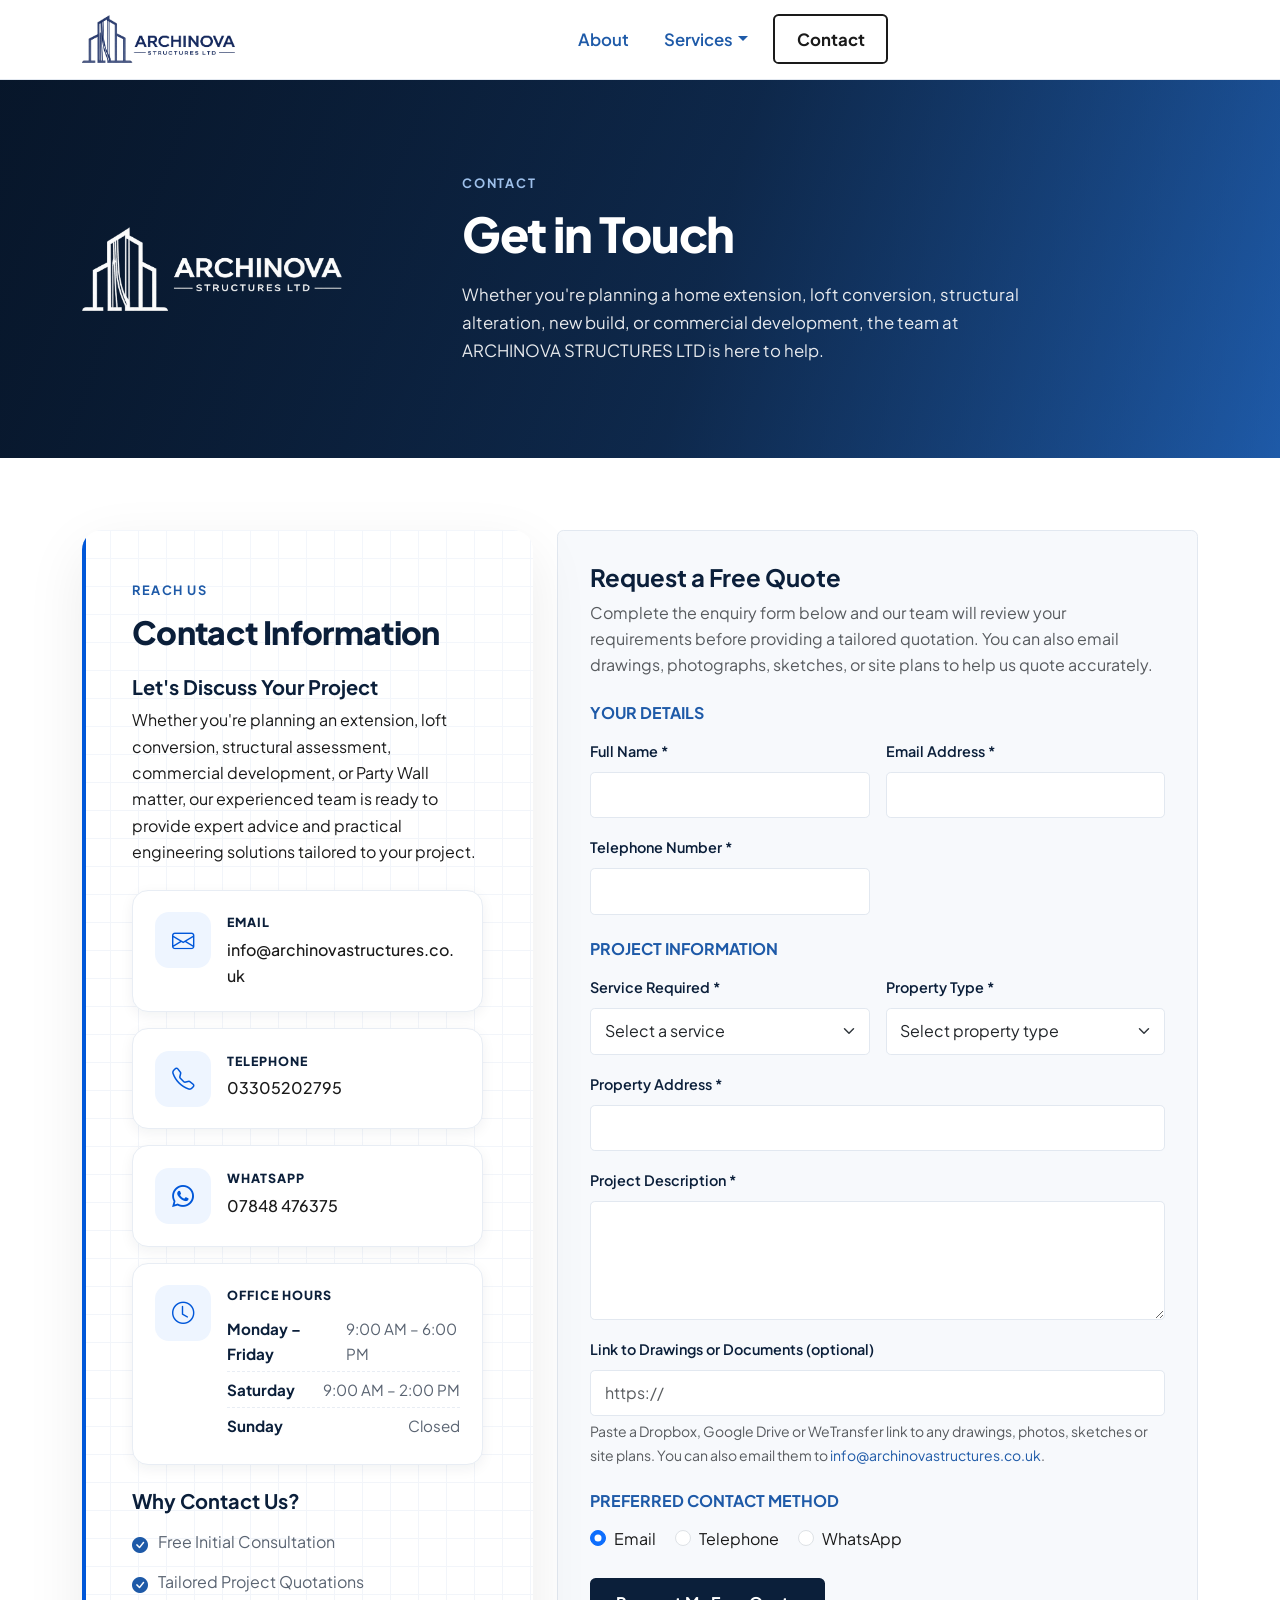
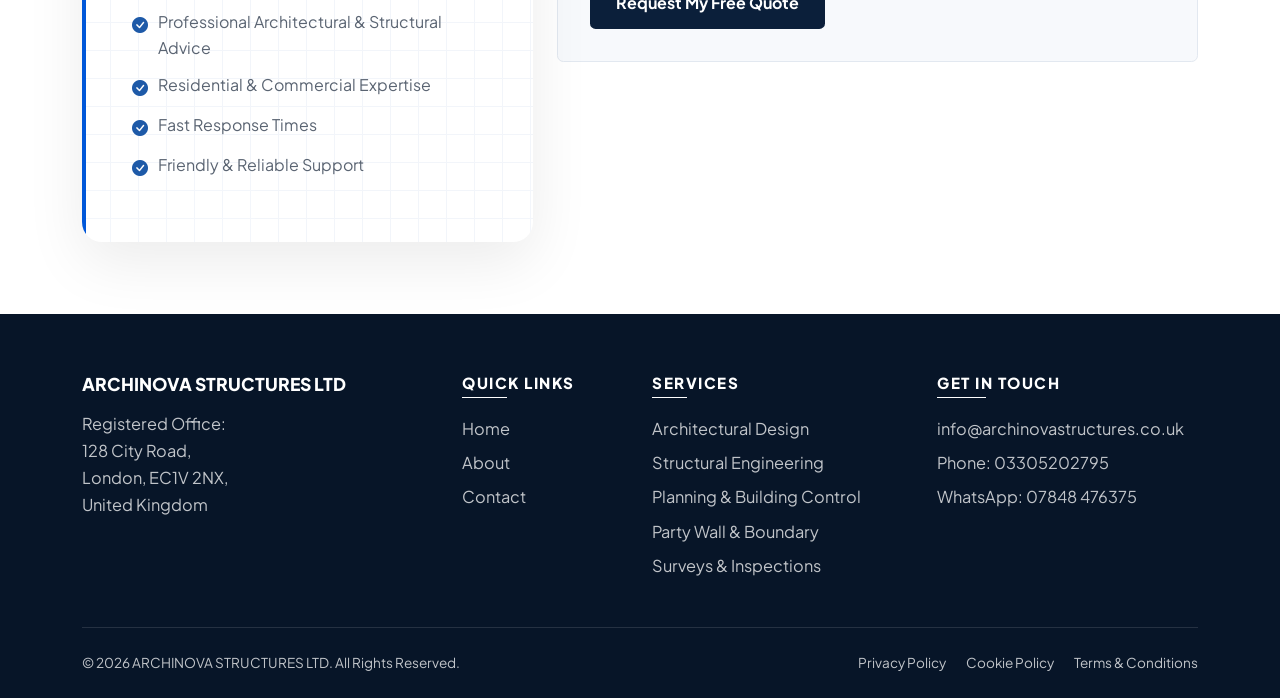
<file: contact.html>
<!DOCTYPE html>
<html lang="en">
<head>
  <meta charset="UTF-8">
  <meta name="viewport" content="width=device-width, initial-scale=1.0">
  <title>Contact Us | ARCHINOVA STRUCTURES LTD</title>
  <meta name="description" content="Get in touch with ARCHINOVA STRUCTURES LTD for a free consultation and tailored quotation for your architectural or structural project.">
  <link rel="preconnect" href="https://fonts.googleapis.com">
  <link rel="preconnect" href="https://fonts.gstatic.com" crossorigin>
  <link href="https://fonts.googleapis.com/css2?family=Plus+Jakarta+Sans:wght@400;500;600;700;800&display=swap" rel="stylesheet">
  <link href="https://cdn.jsdelivr.net/npm/bootstrap@5.3.3/dist/css/bootstrap.min.css" rel="stylesheet">
  <link href="https://cdn.jsdelivr.net/npm/bootstrap-icons@1.11.3/font/bootstrap-icons.min.css" rel="stylesheet">
  <link href="css/styles.css" rel="stylesheet">
  <link rel="icon" type="image/png" href="assets/images/logo/logo-blue-mark.png">
</head>
<body>
  <nav class="navbar navbar-expand-lg site-navbar sticky-top">
    <div class="container">
      <a class="navbar-brand navbar-brand--named" href="index.html" aria-label="ARCHINOVA STRUCTURES LTD — home">
        <img src="assets/images/logo/logo-blue-named-horizontal.png" alt="ARCHINOVA STRUCTURES LTD">
      </a>
      <button class="navbar-toggler" type="button" data-bs-toggle="collapse" data-bs-target="#mainNav" aria-controls="mainNav" aria-expanded="false" aria-label="Toggle navigation">
        <span class="navbar-toggler-icon"></span>
      </button>
      <div class="collapse navbar-collapse" id="mainNav">
        <ul class="navbar-nav mx-auto align-items-lg-center">
          <li class="nav-item"><a class="nav-link" href="about.html" data-nav="about">About</a></li>
          <li class="nav-item dropdown nav-item--hover">
            <a class="nav-link dropdown-toggle" href="#" data-nav="services" role="button" data-bs-toggle="dropdown" data-bs-auto-close="outside" aria-expanded="false">Services</a>
            <ul class="dropdown-menu">
              <li><a class="dropdown-item" href="services/architectural.html" data-nav="architectural.html">Architectural Design</a></li>
              <li><a class="dropdown-item" href="services/structural.html" data-nav="structural.html">Structural Engineering</a></li>
              <li><a class="dropdown-item" href="services/planning.html" data-nav="planning.html">Planning &amp; Building Control</a></li>
              <li><a class="dropdown-item" href="services/party-wall.html" data-nav="party-wall.html">Party Wall &amp; Boundary</a></li>
              <li><a class="dropdown-item" href="services/surveys.html" data-nav="surveys.html">Surveys &amp; Inspections</a></li>
            </ul>
          </li>
          <li class="nav-item ms-lg-2"><a class="btn btn-primary-brand btn-nav-contact px-4" href="contact.html" data-nav="contact">Contact</a></li>
        </ul>
      </div>
    </div>
  </nav>

  <header class="page-hero page-hero--sm" style="background-image: linear-gradient(120deg, #0b1f3a 0%, #1e5aa8 100%);">
    <div class="container py-5">
      <div class="row align-items-center g-4">
        <div class="col-lg-4 text-center text-lg-start">
          <img class="hero-logo" src="assets/images/logo/logo-white-with-name.png" alt="ARCHINOVA STRUCTURES LTD">
        </div>
        <div class="col-lg-8">
          <p class="hero-eyebrow">Contact</p>
          <h1>Get in Touch</h1>
          <p class="hero-text mb-0">Whether you're planning a home extension, loft conversion, structural alteration, new build, or commercial development, the team at ARCHINOVA STRUCTURES LTD is here to help.</p>
        </div>
      </div>
    </div>
  </header>

  <section class="section-pad">
    <div class="container">
      <div class="row g-4">
        <div class="col-lg-5">
          <div class="contact-panel">
            <span class="section-eyebrow">Reach Us</span>
            <h2 class="section-title text-navy">Contact Information</h2>

            <h3 class="h5 text-navy fw-bold mt-4 mb-2">Let's Discuss Your Project</h3>
            <p class="mb-4">Whether you're planning an extension, loft conversion, structural assessment, commercial development, or Party Wall matter, our experienced team is ready to provide expert advice and practical engineering solutions tailored to your project.</p>

            <div class="contact-card-grid">
              <div class="contact-card">
                <span class="cc-icon"><i class="bi bi-envelope"></i></span>
                <div>
                  <span class="cc-label">Email</span>
                  <span class="cc-value"><a href="mailto:info@archinovastructures.co.uk">info@archinovastructures.co.uk</a></span>
                </div>
              </div>
              <div class="contact-card">
                <span class="cc-icon"><i class="bi bi-telephone"></i></span>
                <div>
                  <span class="cc-label">Telephone</span>
                  <span class="cc-value"><a href="tel:03305202795">03305202795</a></span>
                </div>
              </div>
              <div class="contact-card">
                <span class="cc-icon"><i class="bi bi-whatsapp"></i></span>
                <div>
                  <span class="cc-label">WhatsApp</span>
                  <span class="cc-value"><a href="https://wa.me/447848476375" target="_blank" rel="noopener">07848 476375</a></span>
                </div>
              </div>
              <div class="contact-card">
                <span class="cc-icon"><i class="bi bi-clock"></i></span>
                <div>
                  <span class="cc-label">Office Hours</span>
                  <ul class="office-hours">
                    <li><span class="oh-day">Monday – Friday</span> <span class="oh-time">9:00 AM – 6:00 PM</span></li>
                    <li><span class="oh-day">Saturday</span> <span class="oh-time">9:00 AM – 2:00 PM</span></li>
                    <li><span class="oh-day">Sunday</span> <span class="oh-time">Closed</span></li>
                  </ul>
                </div>
              </div>
            </div>

            <h3 class="h5 text-navy fw-bold mt-4 mb-3">Why Contact Us?</h3>
            <ul class="check-list">
              <li><i class="bi bi-check-circle-fill"></i> Free Initial Consultation</li>
              <li><i class="bi bi-check-circle-fill"></i> Tailored Project Quotations</li>
              <li><i class="bi bi-check-circle-fill"></i> Professional Architectural &amp; Structural Advice</li>
              <li><i class="bi bi-check-circle-fill"></i> Residential &amp; Commercial Expertise</li>
              <li><i class="bi bi-check-circle-fill"></i> Fast Response Times</li>
              <li><i class="bi bi-check-circle-fill"></i> Friendly &amp; Reliable Support</li>
            </ul>
          </div>
        </div>

        <div class="col-lg-7">
          <div class="contact-form" id="enquiry-form-section">
            <h2 class="h4 text-navy fw-bold mb-2">Request a Free Quote</h2>
            <p class="text-muted mb-4">Complete the enquiry form below and our team will review your requirements before providing a tailored quotation. You can also email drawings, photographs, sketches, or site plans to help us quote accurately.</p>

            <form id="enquiry-form" class="needs-validation" data-enquiry-form novalidate>
              <input type="checkbox" name="botcheck" class="d-none" tabindex="-1" autocomplete="off" aria-hidden="true">
              <h3 class="h6 text-royal text-uppercase fw-bold letter-spacing mb-3">Your Details</h3>
              <div class="row g-3 mb-4">
                <div class="col-md-6">
                  <label class="form-label" for="fullName">Full Name *</label>
                  <input type="text" class="form-control" id="fullName" name="fullName" required>
                  <div class="invalid-feedback">Please enter your full name.</div>
                </div>
                <div class="col-md-6">
                  <label class="form-label" for="email">Email Address *</label>
                  <input type="email" class="form-control" id="email" name="email" required>
                  <div class="invalid-feedback">Please enter a valid email address.</div>
                </div>
                <div class="col-md-6">
                  <label class="form-label" for="telephone">Telephone Number *</label>
                  <input type="tel" class="form-control" id="telephone" name="telephone" required>
                  <div class="invalid-feedback">Please enter your telephone number.</div>
                </div>
              </div>

              <h3 class="h6 text-royal text-uppercase fw-bold letter-spacing mb-3">Project Information</h3>
              <div class="row g-3 mb-4">
                <div class="col-md-6">
                  <label class="form-label" for="serviceRequired">Service Required *</label>
                  <select class="form-select" id="serviceRequired" name="serviceRequired" required>
                    <option value="">Select a service</option>
                    <option>Architectural Design</option>
                    <option>Structural Engineering</option>
                    <option>Planning &amp; Building Control</option>
                    <option>Party Wall &amp; Boundary</option>
                    <option>Structural Surveys &amp; Inspections</option>
                    <option>Other / Not Sure</option>
                  </select>
                  <div class="invalid-feedback">Please select a service.</div>
                </div>
                <div class="col-md-6">
                  <label class="form-label" for="propertyType">Property Type *</label>
                  <select class="form-select" id="propertyType" name="propertyType" required>
                    <option value="">Select property type</option>
                    <option>Residential</option>
                    <option>Commercial</option>
                    <option>Mixed Use</option>
                    <option>Other</option>
                  </select>
                  <div class="invalid-feedback">Please select a property type.</div>
                </div>
                <div class="col-12">
                  <label class="form-label" for="propertyAddress">Property Address *</label>
                  <input type="text" class="form-control" id="propertyAddress" name="propertyAddress" required>
                  <div class="invalid-feedback">Please enter the property address.</div>
                </div>
                <div class="col-12">
                  <label class="form-label" for="projectDescription">Project Description *</label>
                  <textarea class="form-control" id="projectDescription" name="projectDescription" rows="4" required></textarea>
                  <div class="invalid-feedback">Please describe your project.</div>
                </div>
                <div class="col-12">
                  <label class="form-label" for="fileLink">Link to Drawings or Documents (optional)</label>
                  <input type="url" class="form-control" id="fileLink" name="fileLink" placeholder="https://">
                  <div class="form-text">Paste a Dropbox, Google Drive or WeTransfer link to any drawings, photos, sketches or site plans. You can also email them to <a href="mailto:info@archinovastructures.co.uk">info@archinovastructures.co.uk</a>.</div>
                </div>
              </div>

              <h3 class="h6 text-royal text-uppercase fw-bold letter-spacing mb-3">Preferred Contact Method</h3>
              <div class="mb-4">
                <div class="form-check form-check-inline">
                  <input class="form-check-input" type="radio" name="preferredContact" id="prefEmail" value="Email" checked>
                  <label class="form-check-label" for="prefEmail">Email</label>
                </div>
                <div class="form-check form-check-inline">
                  <input class="form-check-input" type="radio" name="preferredContact" id="prefTel" value="Telephone">
                  <label class="form-check-label" for="prefTel">Telephone</label>
                </div>
                <div class="form-check form-check-inline">
                  <input class="form-check-input" type="radio" name="preferredContact" id="prefWa" value="WhatsApp">
                  <label class="form-check-label" for="prefWa">WhatsApp</label>
                </div>
              </div>

              <button type="submit" class="btn btn-primary-brand">Request My Free Quote</button>
            </form>
            <div id="form-feedback" class="form-feedback-msg" role="status" aria-live="polite"></div>
          </div>
        </div>
      </div>
    </div>
  </section>

  <footer class="site-footer site-footer--lg">
    <div class="container">
      <div class="row g-4">
        <div class="col-md-4">
          <div class="footer-brand"><a href="index.html">ARCHINOVA STRUCTURES LTD</a></div>
          <p class="mb-0">Registered Office:<br>128 City Road,<br>London, EC1V 2NX,<br>United Kingdom</p>
        </div>
        <div class="col-6 col-md-2">
          <h4 class="footer-heading">Quick Links</h4>
          <ul>
            <li><a href="index.html">Home</a></li>
            <li><a href="about.html">About</a></li>
            <li><a href="contact.html">Contact</a></li>
          </ul>
        </div>
        <div class="col-6 col-md-3">
          <h4 class="footer-heading">Services</h4>
          <ul>
            <li><a href="services/architectural.html">Architectural Design</a></li>
            <li><a href="services/structural.html">Structural Engineering</a></li>
            <li><a href="services/planning.html">Planning &amp; Building Control</a></li>
            <li><a href="services/party-wall.html">Party Wall &amp; Boundary</a></li>
            <li><a href="services/surveys.html">Surveys &amp; Inspections</a></li>
          </ul>
        </div>
        <div class="col-md-3">
          <h4 class="footer-heading">Get In Touch</h4>
          <ul>
            <li><a href="mailto:info@archinovastructures.co.uk">info@archinovastructures.co.uk</a></li>
            <li>Phone: <a href="tel:03305202795">03305202795</a></li>
            <li>WhatsApp: <a href="https://wa.me/447848476375" target="_blank" rel="noopener">07848 476375</a></li>
          </ul>
        </div>
      </div>
      <div class="footer-bottom">
        <span>&copy; 2026 ARCHINOVA STRUCTURES LTD. All Rights Reserved.</span>
        <div class="footer-legal">
          <a href="privacy.html">Privacy Policy</a>
          <a href="cookies.html">Cookie Policy</a>
          <a href="terms.html">Terms &amp; Conditions</a>
        </div>
      </div>
    </div>
  </footer>

  <script src="https://cdn.jsdelivr.net/npm/bootstrap@5.3.3/dist/js/bootstrap.bundle.min.js"></script>
  <script src="js/main.js"></script>
</body>
</html>
</file>
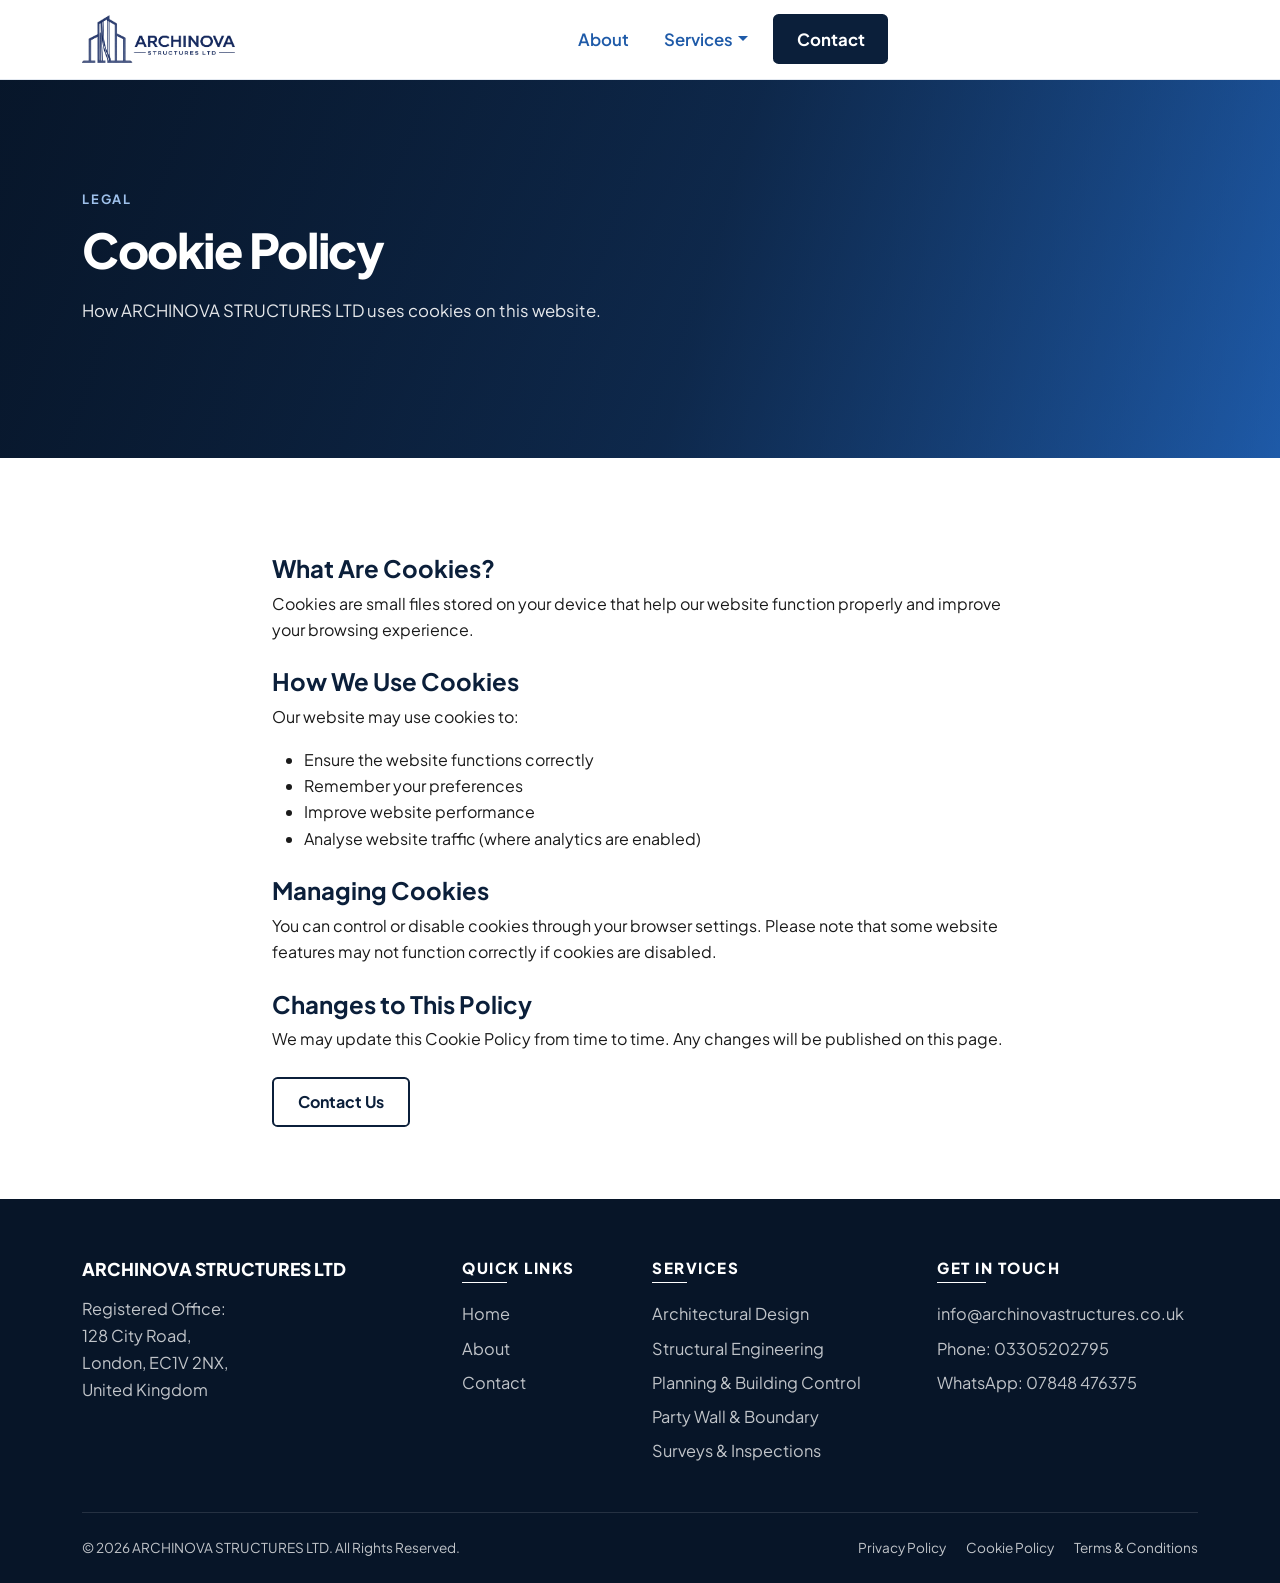
<file: cookies.html>
<!DOCTYPE html>
<html lang="en">
<head>
  <meta charset="UTF-8">
  <meta name="viewport" content="width=device-width, initial-scale=1.0">
  <title>Cookie Policy | ARCHINOVA STRUCTURES LTD</title>
  <meta name="description" content="How ARCHINOVA STRUCTURES LTD uses cookies on this website, and how you can manage them.">
  <link rel="preconnect" href="https://fonts.googleapis.com">
  <link rel="preconnect" href="https://fonts.gstatic.com" crossorigin>
  <link href="https://fonts.googleapis.com/css2?family=Plus+Jakarta+Sans:wght@400;500;600;700;800&display=swap" rel="stylesheet">
  <link href="https://cdn.jsdelivr.net/npm/bootstrap@5.3.3/dist/css/bootstrap.min.css" rel="stylesheet">
  <link href="https://cdn.jsdelivr.net/npm/bootstrap-icons@1.11.3/font/bootstrap-icons.min.css" rel="stylesheet">
  <link href="css/styles.css" rel="stylesheet">
  <link rel="icon" type="image/png" href="assets/images/logo/logo-blue-mark.png">
</head>
<body>
  <nav class="navbar navbar-expand-lg site-navbar sticky-top">
    <div class="container">
      <a class="navbar-brand navbar-brand--named" href="index.html" aria-label="ARCHINOVA STRUCTURES LTD — home">
        <img src="assets/images/logo/logo-blue-named-horizontal.png" alt="ARCHINOVA STRUCTURES LTD">
      </a>
      <button class="navbar-toggler" type="button" data-bs-toggle="collapse" data-bs-target="#mainNav" aria-controls="mainNav" aria-expanded="false" aria-label="Toggle navigation">
        <span class="navbar-toggler-icon"></span>
      </button>
      <div class="collapse navbar-collapse" id="mainNav">
        <ul class="navbar-nav mx-auto align-items-lg-center">
          <li class="nav-item"><a class="nav-link" href="about.html" data-nav="about">About</a></li>
          <li class="nav-item dropdown nav-item--hover">
            <a class="nav-link dropdown-toggle" href="#" data-nav="services" role="button" data-bs-toggle="dropdown" data-bs-auto-close="outside" aria-expanded="false">Services</a>
            <ul class="dropdown-menu">
              <li><a class="dropdown-item" href="services/architectural.html" data-nav="architectural.html">Architectural Design</a></li>
              <li><a class="dropdown-item" href="services/structural.html" data-nav="structural.html">Structural Engineering</a></li>
              <li><a class="dropdown-item" href="services/planning.html" data-nav="planning.html">Planning &amp; Building Control</a></li>
              <li><a class="dropdown-item" href="services/party-wall.html" data-nav="party-wall.html">Party Wall &amp; Boundary</a></li>
              <li><a class="dropdown-item" href="services/surveys.html" data-nav="surveys.html">Surveys &amp; Inspections</a></li>
            </ul>
          </li>
          <li class="nav-item ms-lg-2"><a class="btn btn-primary-brand btn-nav-contact px-4" href="contact.html" data-nav="contact">Contact</a></li>
        </ul>
      </div>
    </div>
  </nav>

  <header class="page-hero page-hero--sm" style="background-image: linear-gradient(120deg, #0b1f3a 0%, #1e5aa8 100%);">
    <div class="container py-5">
      <p class="hero-eyebrow">Legal</p>
      <h1>Cookie Policy</h1>
      <p class="hero-text">How ARCHINOVA STRUCTURES LTD uses cookies on this website.</p>
    </div>
  </header>

  <section class="section-pad">
    <div class="container">
      <div class="row justify-content-center">
        <div class="col-lg-8" id="cookies">
          <h2 class="h4 text-navy fw-bold mt-4">What Are Cookies?</h2>
          <p>Cookies are small files stored on your device that help our website function properly and improve your browsing experience.</p>

          <h2 class="h4 text-navy fw-bold mt-4">How We Use Cookies</h2>
          <p>Our website may use cookies to:</p>
          <ul>
            <li>Ensure the website functions correctly</li>
            <li>Remember your preferences</li>
            <li>Improve website performance</li>
            <li>Analyse website traffic (where analytics are enabled)</li>
          </ul>

          <h2 class="h4 text-navy fw-bold mt-4">Managing Cookies</h2>
          <p>You can control or disable cookies through your browser settings. Please note that some website features may not function correctly if cookies are disabled.</p>

          <h2 class="h4 text-navy fw-bold mt-4">Changes to This Policy</h2>
          <p>We may update this Cookie Policy from time to time. Any changes will be published on this page.</p>

          <p class="mt-4 mb-0"><a href="contact.html" class="btn btn-outline-navy">Contact Us</a></p>
        </div>
      </div>
    </div>
  </section>

  <footer class="site-footer site-footer--lg">
    <div class="container">
      <div class="row g-4">
        <div class="col-md-4">
          <div class="footer-brand"><a href="index.html">ARCHINOVA STRUCTURES LTD</a></div>
          <p class="mb-0">Registered Office:<br>128 City Road,<br>London, EC1V 2NX,<br>United Kingdom</p>
        </div>
        <div class="col-6 col-md-2">
          <h4 class="footer-heading">Quick Links</h4>
          <ul>
            <li><a href="index.html">Home</a></li>
            <li><a href="about.html">About</a></li>
            <li><a href="contact.html">Contact</a></li>
          </ul>
        </div>
        <div class="col-6 col-md-3">
          <h4 class="footer-heading">Services</h4>
          <ul>
            <li><a href="services/architectural.html">Architectural Design</a></li>
            <li><a href="services/structural.html">Structural Engineering</a></li>
            <li><a href="services/planning.html">Planning &amp; Building Control</a></li>
            <li><a href="services/party-wall.html">Party Wall &amp; Boundary</a></li>
            <li><a href="services/surveys.html">Surveys &amp; Inspections</a></li>
          </ul>
        </div>
        <div class="col-md-3">
          <h4 class="footer-heading">Get In Touch</h4>
          <ul>
            <li><a href="mailto:info@archinovastructures.co.uk">info@archinovastructures.co.uk</a></li>
            <li>Phone: <a href="tel:03305202795">03305202795</a></li>
            <li>WhatsApp: <a href="https://wa.me/447848476375" target="_blank" rel="noopener">07848 476375</a></li>
          </ul>
        </div>
      </div>
      <div class="footer-bottom">
        <span>&copy; 2026 ARCHINOVA STRUCTURES LTD. All Rights Reserved.</span>
        <div class="footer-legal">
          <a href="privacy.html">Privacy Policy</a>
          <a href="cookies.html">Cookie Policy</a>
          <a href="terms.html">Terms &amp; Conditions</a>
        </div>
      </div>
    </div>
  </footer>

  <script src="https://cdn.jsdelivr.net/npm/bootstrap@5.3.3/dist/js/bootstrap.bundle.min.js"></script>
  <script src="js/main.js"></script>
</body>
</html>
</file>
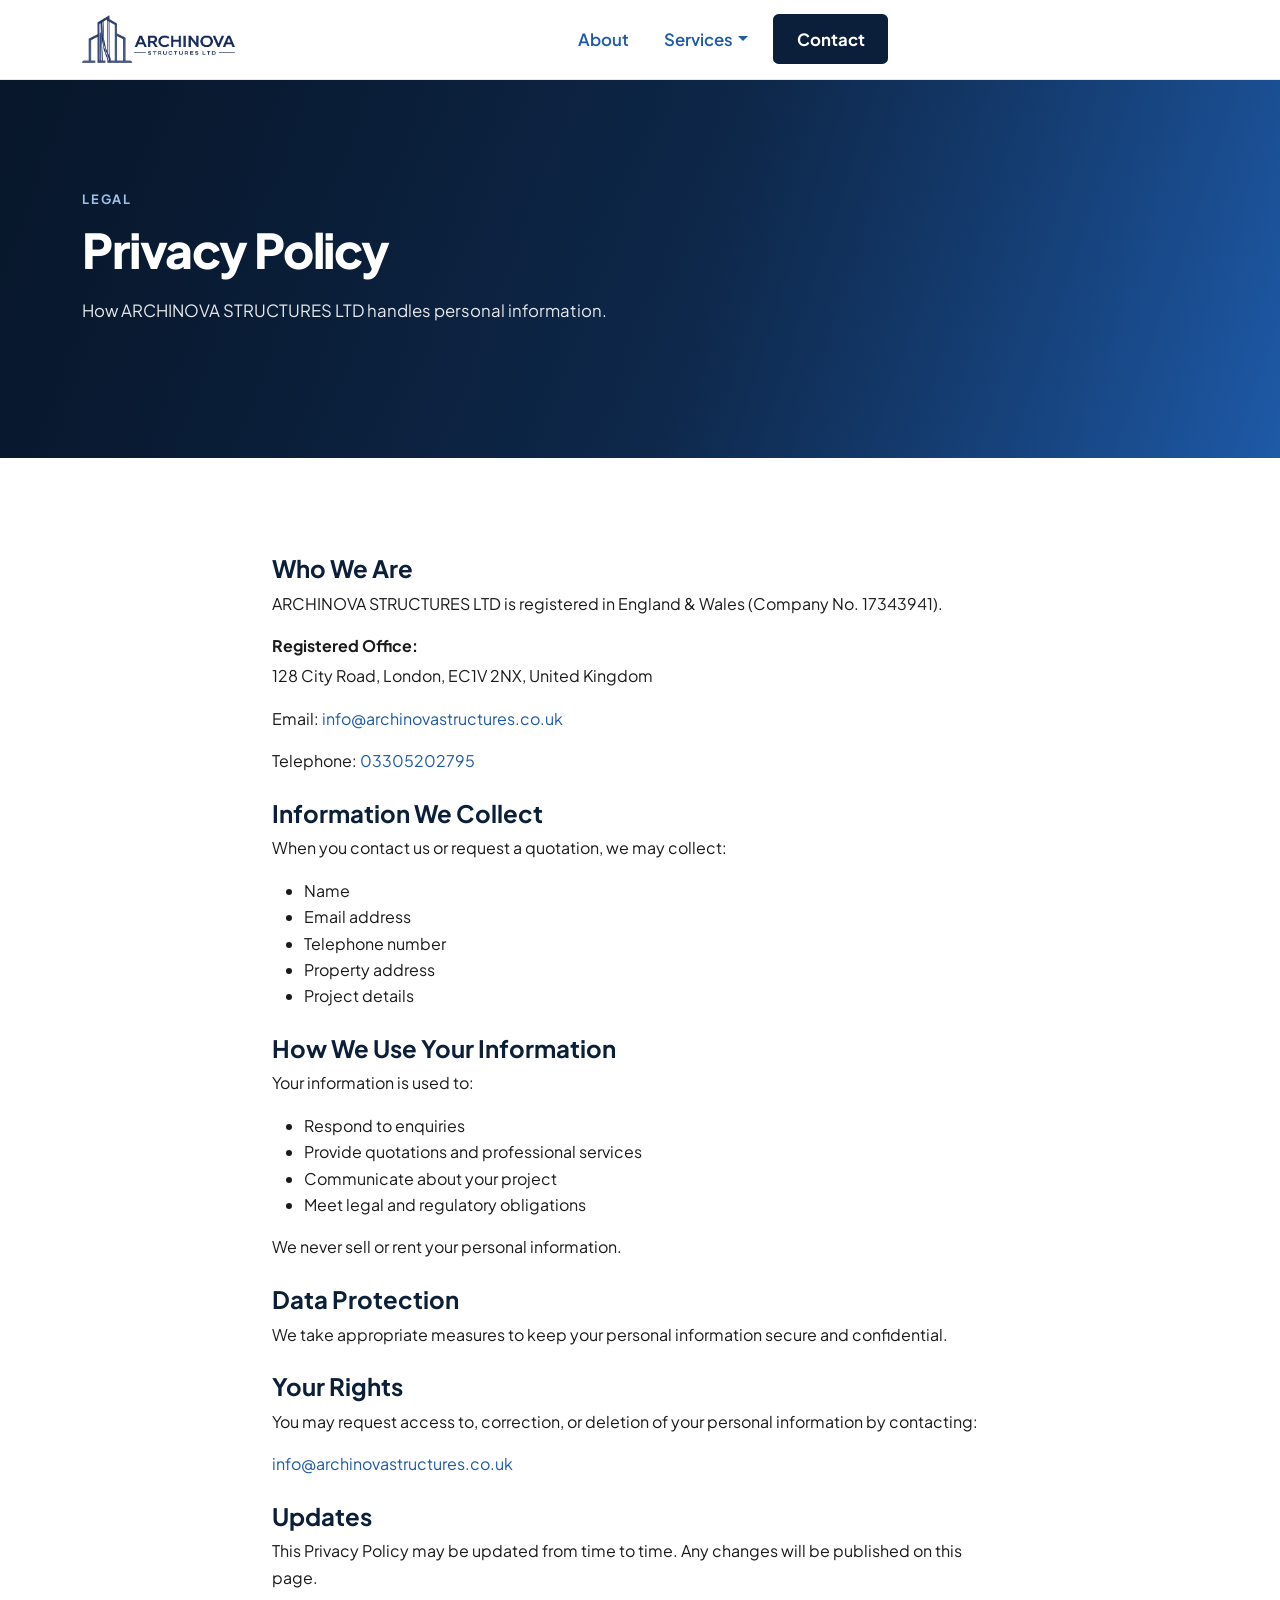
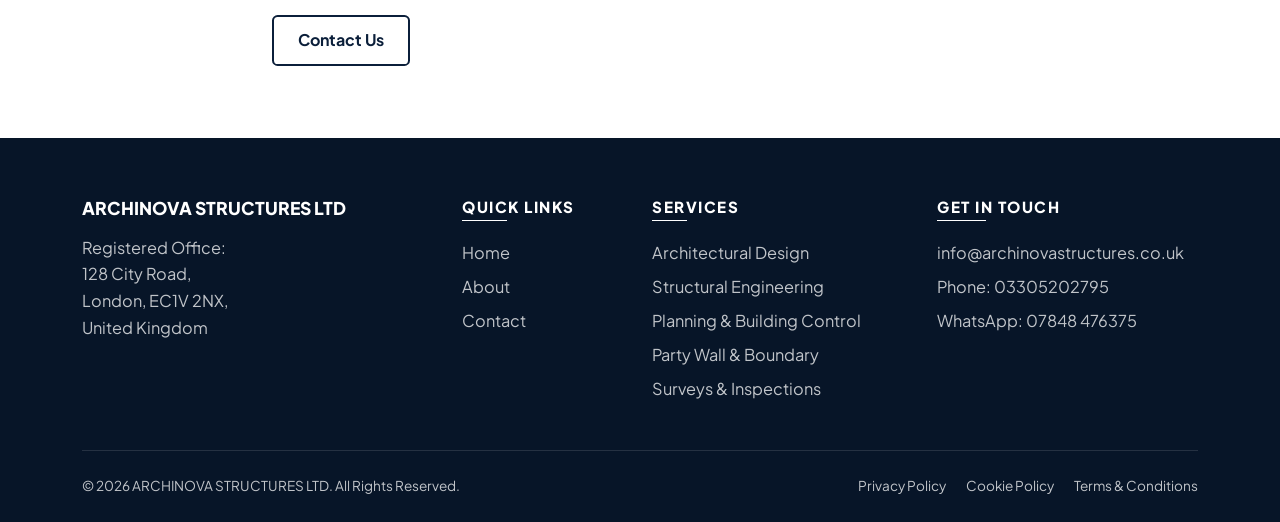
<file: privacy.html>
<!DOCTYPE html>
<html lang="en">
<head>
  <meta charset="UTF-8">
  <meta name="viewport" content="width=device-width, initial-scale=1.0">
  <title>Privacy Policy | ARCHINOVA STRUCTURES LTD</title>
  <meta name="description" content="How ARCHINOVA STRUCTURES LTD collects, uses, and protects your personal information.">
  <link rel="preconnect" href="https://fonts.googleapis.com">
  <link rel="preconnect" href="https://fonts.gstatic.com" crossorigin>
  <link href="https://fonts.googleapis.com/css2?family=Plus+Jakarta+Sans:wght@400;500;600;700;800&display=swap" rel="stylesheet">
  <link href="https://cdn.jsdelivr.net/npm/bootstrap@5.3.3/dist/css/bootstrap.min.css" rel="stylesheet">
  <link href="https://cdn.jsdelivr.net/npm/bootstrap-icons@1.11.3/font/bootstrap-icons.min.css" rel="stylesheet">
  <link href="css/styles.css" rel="stylesheet">
  <link rel="icon" type="image/png" href="assets/images/logo/logo-blue-mark.png">
</head>
<body>
  <nav class="navbar navbar-expand-lg site-navbar sticky-top">
    <div class="container">
      <a class="navbar-brand navbar-brand--named" href="index.html" aria-label="ARCHINOVA STRUCTURES LTD — home">
        <img src="assets/images/logo/logo-blue-named-horizontal.png" alt="ARCHINOVA STRUCTURES LTD">
      </a>
      <button class="navbar-toggler" type="button" data-bs-toggle="collapse" data-bs-target="#mainNav" aria-controls="mainNav" aria-expanded="false" aria-label="Toggle navigation">
        <span class="navbar-toggler-icon"></span>
      </button>
      <div class="collapse navbar-collapse" id="mainNav">
        <ul class="navbar-nav mx-auto align-items-lg-center">
          <li class="nav-item"><a class="nav-link" href="about.html" data-nav="about">About</a></li>
          <li class="nav-item dropdown nav-item--hover">
            <a class="nav-link dropdown-toggle" href="#" data-nav="services" role="button" data-bs-toggle="dropdown" data-bs-auto-close="outside" aria-expanded="false">Services</a>
            <ul class="dropdown-menu">
              <li><a class="dropdown-item" href="services/architectural.html" data-nav="architectural.html">Architectural Design</a></li>
              <li><a class="dropdown-item" href="services/structural.html" data-nav="structural.html">Structural Engineering</a></li>
              <li><a class="dropdown-item" href="services/planning.html" data-nav="planning.html">Planning &amp; Building Control</a></li>
              <li><a class="dropdown-item" href="services/party-wall.html" data-nav="party-wall.html">Party Wall &amp; Boundary</a></li>
              <li><a class="dropdown-item" href="services/surveys.html" data-nav="surveys.html">Surveys &amp; Inspections</a></li>
            </ul>
          </li>
          <li class="nav-item ms-lg-2"><a class="btn btn-primary-brand btn-nav-contact px-4" href="contact.html" data-nav="contact">Contact</a></li>
        </ul>
      </div>
    </div>
  </nav>

  <header class="page-hero page-hero--sm" style="background-image: linear-gradient(120deg, #0b1f3a 0%, #1e5aa8 100%);">
    <div class="container py-5">
      <p class="hero-eyebrow">Legal</p>
      <h1>Privacy Policy</h1>
      <p class="hero-text">How ARCHINOVA STRUCTURES LTD handles personal information.</p>
    </div>
  </header>

  <section class="section-pad">
    <div class="container">
      <div class="row justify-content-center">
        <div class="col-lg-8">
          <h2 class="h4 text-navy fw-bold mt-4">Who We Are</h2>
          <p>ARCHINOVA STRUCTURES LTD is registered in England &amp; Wales (Company No. 17343941).</p>
          <p class="mb-1"><strong>Registered Office:</strong></p>
          <p>128 City Road, London, EC1V 2NX, United Kingdom</p>
          <p>Email: <a href="mailto:info@archinovastructures.co.uk">info@archinovastructures.co.uk</a></p>
          <p>Telephone: <a href="tel:03305202795">03305202795</a></p>

          <h2 class="h4 text-navy fw-bold mt-4">Information We Collect</h2>
          <p>When you contact us or request a quotation, we may collect:</p>
          <ul>
            <li>Name</li>
            <li>Email address</li>
            <li>Telephone number</li>
            <li>Property address</li>
            <li>Project details</li>
          </ul>

          <h2 class="h4 text-navy fw-bold mt-4">How We Use Your Information</h2>
          <p>Your information is used to:</p>
          <ul>
            <li>Respond to enquiries</li>
            <li>Provide quotations and professional services</li>
            <li>Communicate about your project</li>
            <li>Meet legal and regulatory obligations</li>
          </ul>
          <p>We never sell or rent your personal information.</p>

          <h2 class="h4 text-navy fw-bold mt-4">Data Protection</h2>
          <p>We take appropriate measures to keep your personal information secure and confidential.</p>

          <h2 class="h4 text-navy fw-bold mt-4">Your Rights</h2>
          <p>You may request access to, correction, or deletion of your personal information by contacting:</p>
          <p><a href="mailto:info@archinovastructures.co.uk">info@archinovastructures.co.uk</a></p>

          <h2 class="h4 text-navy fw-bold mt-4">Updates</h2>
          <p>This Privacy Policy may be updated from time to time. Any changes will be published on this page.</p>

          <p class="mt-4 mb-0"><a href="contact.html" class="btn btn-outline-navy">Contact Us</a></p>
        </div>
      </div>
    </div>
  </section>

  <footer class="site-footer site-footer--lg">
    <div class="container">
      <div class="row g-4">
        <div class="col-md-4">
          <div class="footer-brand"><a href="index.html">ARCHINOVA STRUCTURES LTD</a></div>
          <p class="mb-0">Registered Office:<br>128 City Road,<br>London, EC1V 2NX,<br>United Kingdom</p>
        </div>
        <div class="col-6 col-md-2">
          <h4 class="footer-heading">Quick Links</h4>
          <ul>
            <li><a href="index.html">Home</a></li>
            <li><a href="about.html">About</a></li>
            <li><a href="contact.html">Contact</a></li>
          </ul>
        </div>
        <div class="col-6 col-md-3">
          <h4 class="footer-heading">Services</h4>
          <ul>
            <li><a href="services/architectural.html">Architectural Design</a></li>
            <li><a href="services/structural.html">Structural Engineering</a></li>
            <li><a href="services/planning.html">Planning &amp; Building Control</a></li>
            <li><a href="services/party-wall.html">Party Wall &amp; Boundary</a></li>
            <li><a href="services/surveys.html">Surveys &amp; Inspections</a></li>
          </ul>
        </div>
        <div class="col-md-3">
          <h4 class="footer-heading">Get In Touch</h4>
          <ul>
            <li><a href="mailto:info@archinovastructures.co.uk">info@archinovastructures.co.uk</a></li>
            <li>Phone: <a href="tel:03305202795">03305202795</a></li>
            <li>WhatsApp: <a href="https://wa.me/447848476375" target="_blank" rel="noopener">07848 476375</a></li>
          </ul>
        </div>
      </div>
      <div class="footer-bottom">
        <span>&copy; 2026 ARCHINOVA STRUCTURES LTD. All Rights Reserved.</span>
        <div class="footer-legal">
          <a href="privacy.html">Privacy Policy</a>
          <a href="cookies.html">Cookie Policy</a>
          <a href="terms.html">Terms &amp; Conditions</a>
        </div>
      </div>
    </div>
  </footer>

  <script src="https://cdn.jsdelivr.net/npm/bootstrap@5.3.3/dist/js/bootstrap.bundle.min.js"></script>
  <script src="js/main.js"></script>
</body>
</html>
</file>
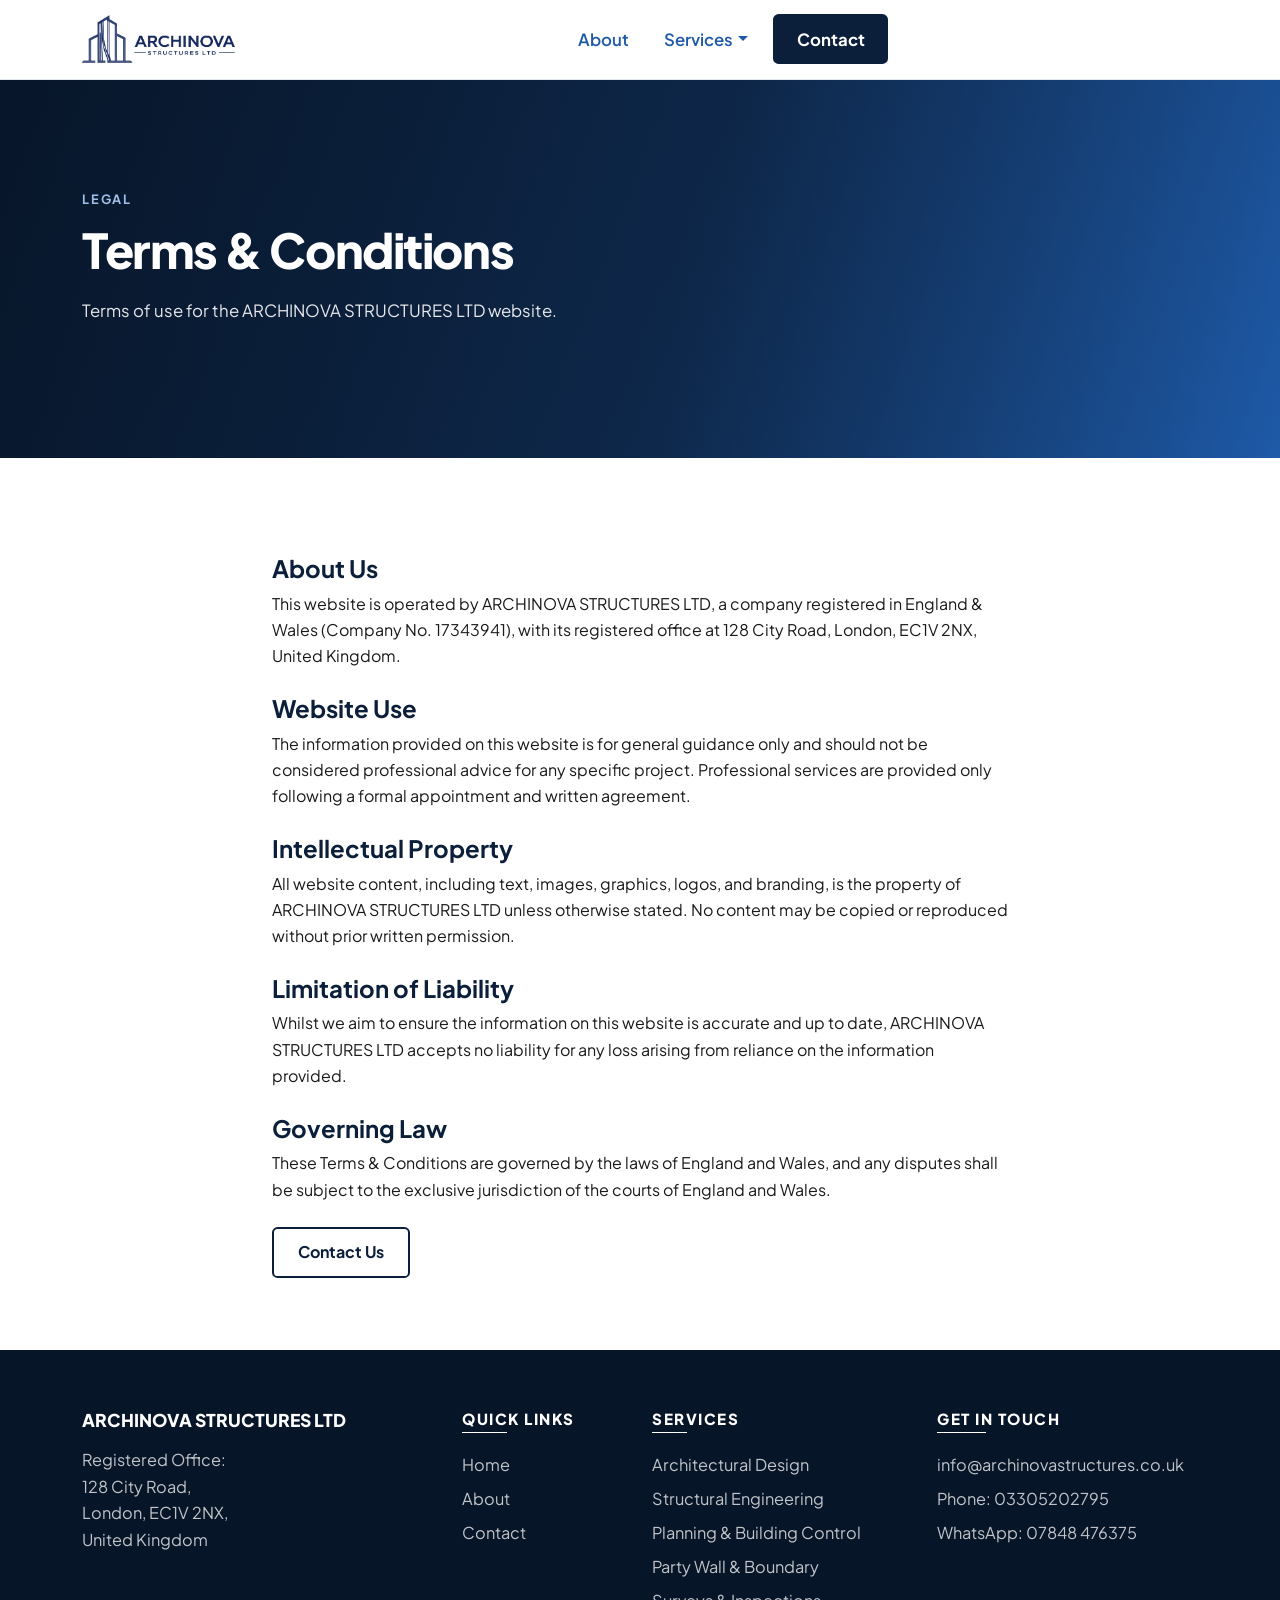
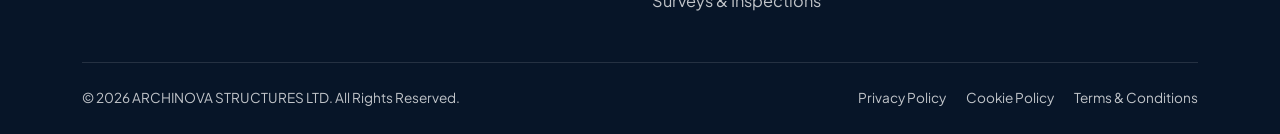
<file: terms.html>
<!DOCTYPE html>
<html lang="en">
<head>
  <meta charset="UTF-8">
  <meta name="viewport" content="width=device-width, initial-scale=1.0">
  <title>Terms &amp; Conditions | ARCHINOVA STRUCTURES LTD</title>
  <meta name="description" content="Terms and conditions for use of the ARCHINOVA STRUCTURES LTD website.">
  <link rel="preconnect" href="https://fonts.googleapis.com">
  <link rel="preconnect" href="https://fonts.gstatic.com" crossorigin>
  <link href="https://fonts.googleapis.com/css2?family=Plus+Jakarta+Sans:wght@400;500;600;700;800&display=swap" rel="stylesheet">
  <link href="https://cdn.jsdelivr.net/npm/bootstrap@5.3.3/dist/css/bootstrap.min.css" rel="stylesheet">
  <link href="https://cdn.jsdelivr.net/npm/bootstrap-icons@1.11.3/font/bootstrap-icons.min.css" rel="stylesheet">
  <link href="css/styles.css" rel="stylesheet">
  <link rel="icon" type="image/png" href="assets/images/logo/logo-blue-mark.png">
</head>
<body>
  <nav class="navbar navbar-expand-lg site-navbar sticky-top">
    <div class="container">
      <a class="navbar-brand navbar-brand--named" href="index.html" aria-label="ARCHINOVA STRUCTURES LTD — home">
        <img src="assets/images/logo/logo-blue-named-horizontal.png" alt="ARCHINOVA STRUCTURES LTD">
      </a>
      <button class="navbar-toggler" type="button" data-bs-toggle="collapse" data-bs-target="#mainNav" aria-controls="mainNav" aria-expanded="false" aria-label="Toggle navigation">
        <span class="navbar-toggler-icon"></span>
      </button>
      <div class="collapse navbar-collapse" id="mainNav">
        <ul class="navbar-nav mx-auto align-items-lg-center">
          <li class="nav-item"><a class="nav-link" href="about.html" data-nav="about">About</a></li>
          <li class="nav-item dropdown nav-item--hover">
            <a class="nav-link dropdown-toggle" href="#" data-nav="services" role="button" data-bs-toggle="dropdown" data-bs-auto-close="outside" aria-expanded="false">Services</a>
            <ul class="dropdown-menu">
              <li><a class="dropdown-item" href="services/architectural.html" data-nav="architectural.html">Architectural Design</a></li>
              <li><a class="dropdown-item" href="services/structural.html" data-nav="structural.html">Structural Engineering</a></li>
              <li><a class="dropdown-item" href="services/planning.html" data-nav="planning.html">Planning &amp; Building Control</a></li>
              <li><a class="dropdown-item" href="services/party-wall.html" data-nav="party-wall.html">Party Wall &amp; Boundary</a></li>
              <li><a class="dropdown-item" href="services/surveys.html" data-nav="surveys.html">Surveys &amp; Inspections</a></li>
            </ul>
          </li>
          <li class="nav-item ms-lg-2"><a class="btn btn-primary-brand btn-nav-contact px-4" href="contact.html" data-nav="contact">Contact</a></li>
        </ul>
      </div>
    </div>
  </nav>

  <header class="page-hero page-hero--sm" style="background-image: linear-gradient(120deg, #0b1f3a 0%, #1e5aa8 100%);">
    <div class="container py-5">
      <p class="hero-eyebrow">Legal</p>
      <h1>Terms &amp; Conditions</h1>
      <p class="hero-text">Terms of use for the ARCHINOVA STRUCTURES LTD website.</p>
    </div>
  </header>

  <section class="section-pad">
    <div class="container">
      <div class="row justify-content-center">
        <div class="col-lg-8">
          <h2 class="h4 text-navy fw-bold mt-4">About Us</h2>
          <p>This website is operated by ARCHINOVA STRUCTURES LTD, a company registered in England &amp; Wales (Company No. 17343941), with its registered office at 128 City Road, London, EC1V 2NX, United Kingdom.</p>

          <h2 class="h4 text-navy fw-bold mt-4">Website Use</h2>
          <p>The information provided on this website is for general guidance only and should not be considered professional advice for any specific project. Professional services are provided only following a formal appointment and written agreement.</p>

          <h2 class="h4 text-navy fw-bold mt-4">Intellectual Property</h2>
          <p>All website content, including text, images, graphics, logos, and branding, is the property of ARCHINOVA STRUCTURES LTD unless otherwise stated. No content may be copied or reproduced without prior written permission.</p>

          <h2 class="h4 text-navy fw-bold mt-4">Limitation of Liability</h2>
          <p>Whilst we aim to ensure the information on this website is accurate and up to date, ARCHINOVA STRUCTURES LTD accepts no liability for any loss arising from reliance on the information provided.</p>

          <h2 class="h4 text-navy fw-bold mt-4">Governing Law</h2>
          <p>These Terms &amp; Conditions are governed by the laws of England and Wales, and any disputes shall be subject to the exclusive jurisdiction of the courts of England and Wales.</p>

          <p class="mt-4 mb-0"><a href="contact.html" class="btn btn-outline-navy">Contact Us</a></p>
        </div>
      </div>
    </div>
  </section>

  <footer class="site-footer site-footer--lg">
    <div class="container">
      <div class="row g-4">
        <div class="col-md-4">
          <div class="footer-brand"><a href="index.html">ARCHINOVA STRUCTURES LTD</a></div>
          <p class="mb-0">Registered Office:<br>128 City Road,<br>London, EC1V 2NX,<br>United Kingdom</p>
        </div>
        <div class="col-6 col-md-2">
          <h4 class="footer-heading">Quick Links</h4>
          <ul>
            <li><a href="index.html">Home</a></li>
            <li><a href="about.html">About</a></li>
            <li><a href="contact.html">Contact</a></li>
          </ul>
        </div>
        <div class="col-6 col-md-3">
          <h4 class="footer-heading">Services</h4>
          <ul>
            <li><a href="services/architectural.html">Architectural Design</a></li>
            <li><a href="services/structural.html">Structural Engineering</a></li>
            <li><a href="services/planning.html">Planning &amp; Building Control</a></li>
            <li><a href="services/party-wall.html">Party Wall &amp; Boundary</a></li>
            <li><a href="services/surveys.html">Surveys &amp; Inspections</a></li>
          </ul>
        </div>
        <div class="col-md-3">
          <h4 class="footer-heading">Get In Touch</h4>
          <ul>
            <li><a href="mailto:info@archinovastructures.co.uk">info@archinovastructures.co.uk</a></li>
            <li>Phone: <a href="tel:03305202795">03305202795</a></li>
            <li>WhatsApp: <a href="https://wa.me/447848476375" target="_blank" rel="noopener">07848 476375</a></li>
          </ul>
        </div>
      </div>
      <div class="footer-bottom">
        <span>&copy; 2026 ARCHINOVA STRUCTURES LTD. All Rights Reserved.</span>
        <div class="footer-legal">
          <a href="privacy.html">Privacy Policy</a>
          <a href="cookies.html">Cookie Policy</a>
          <a href="terms.html">Terms &amp; Conditions</a>
        </div>
      </div>
    </div>
  </footer>

  <script src="https://cdn.jsdelivr.net/npm/bootstrap@5.3.3/dist/js/bootstrap.bundle.min.js"></script>
  <script src="js/main.js"></script>
</body>
</html>
</file>
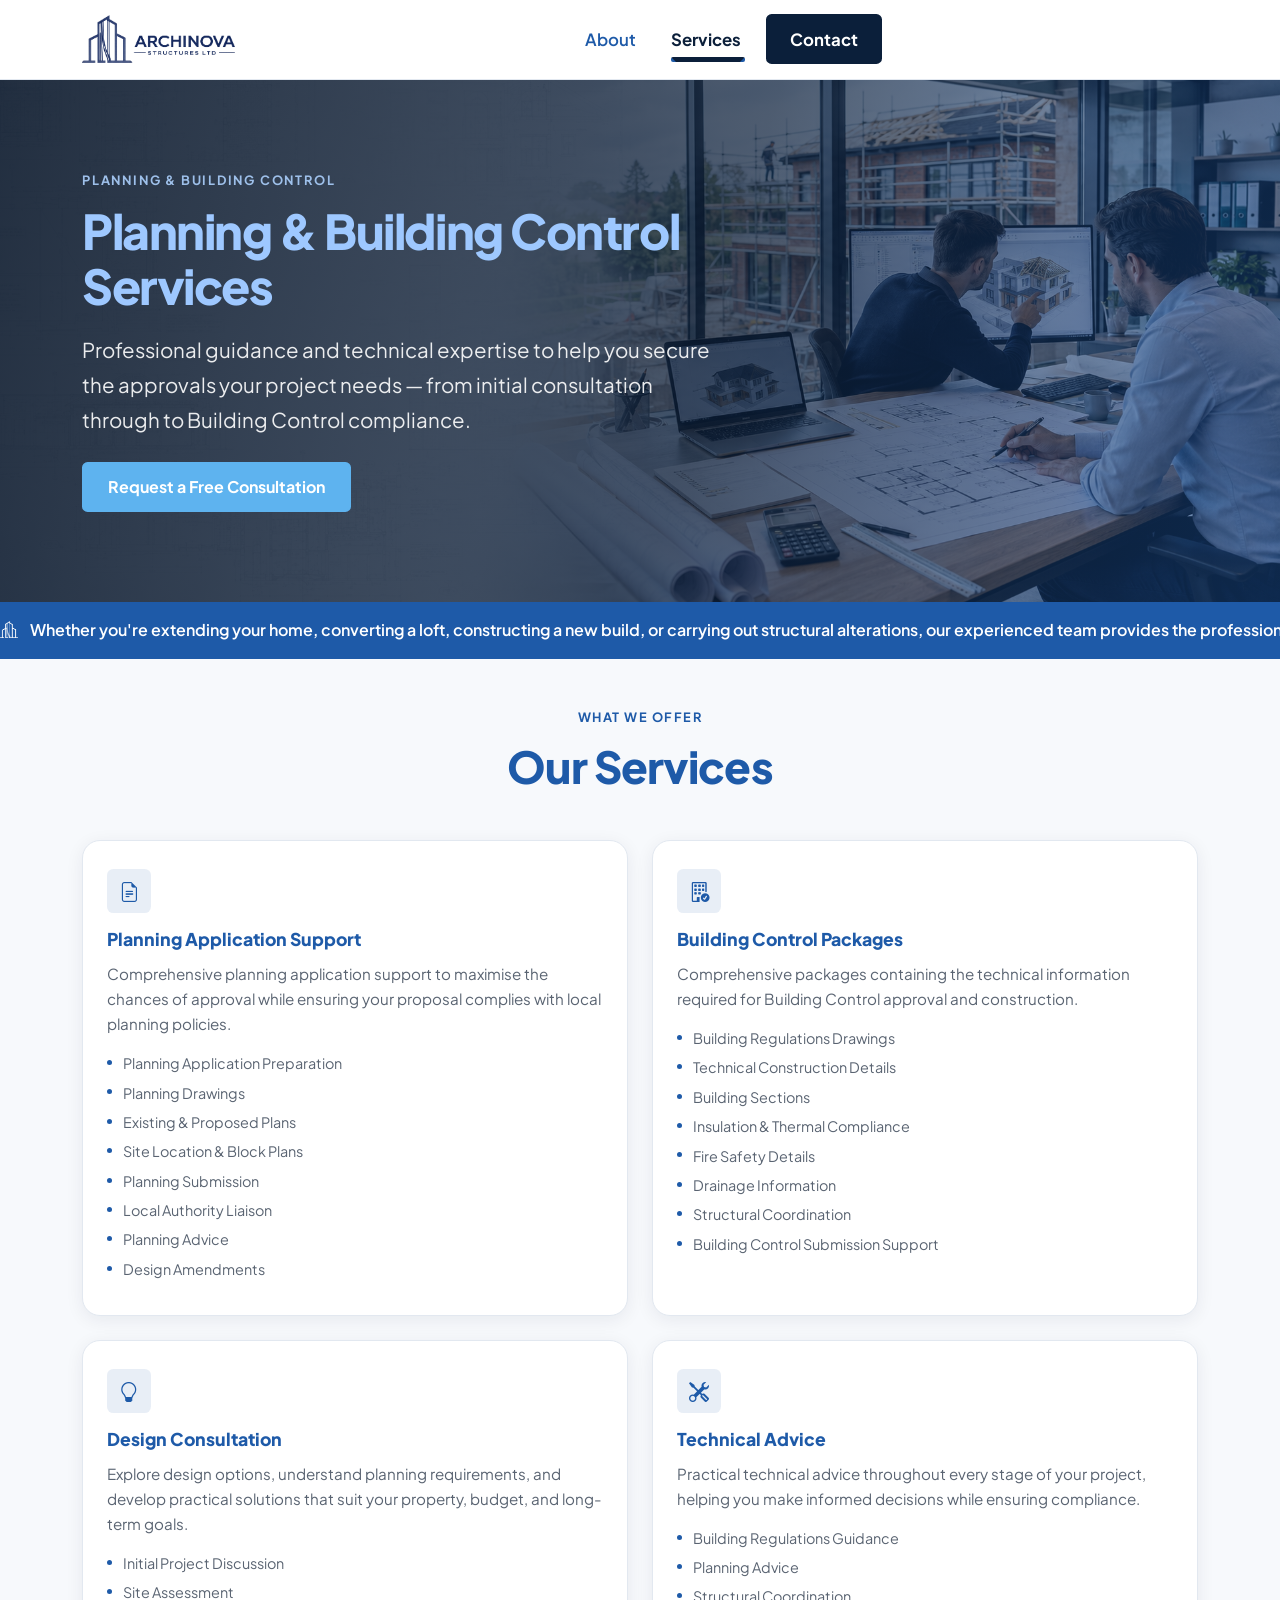
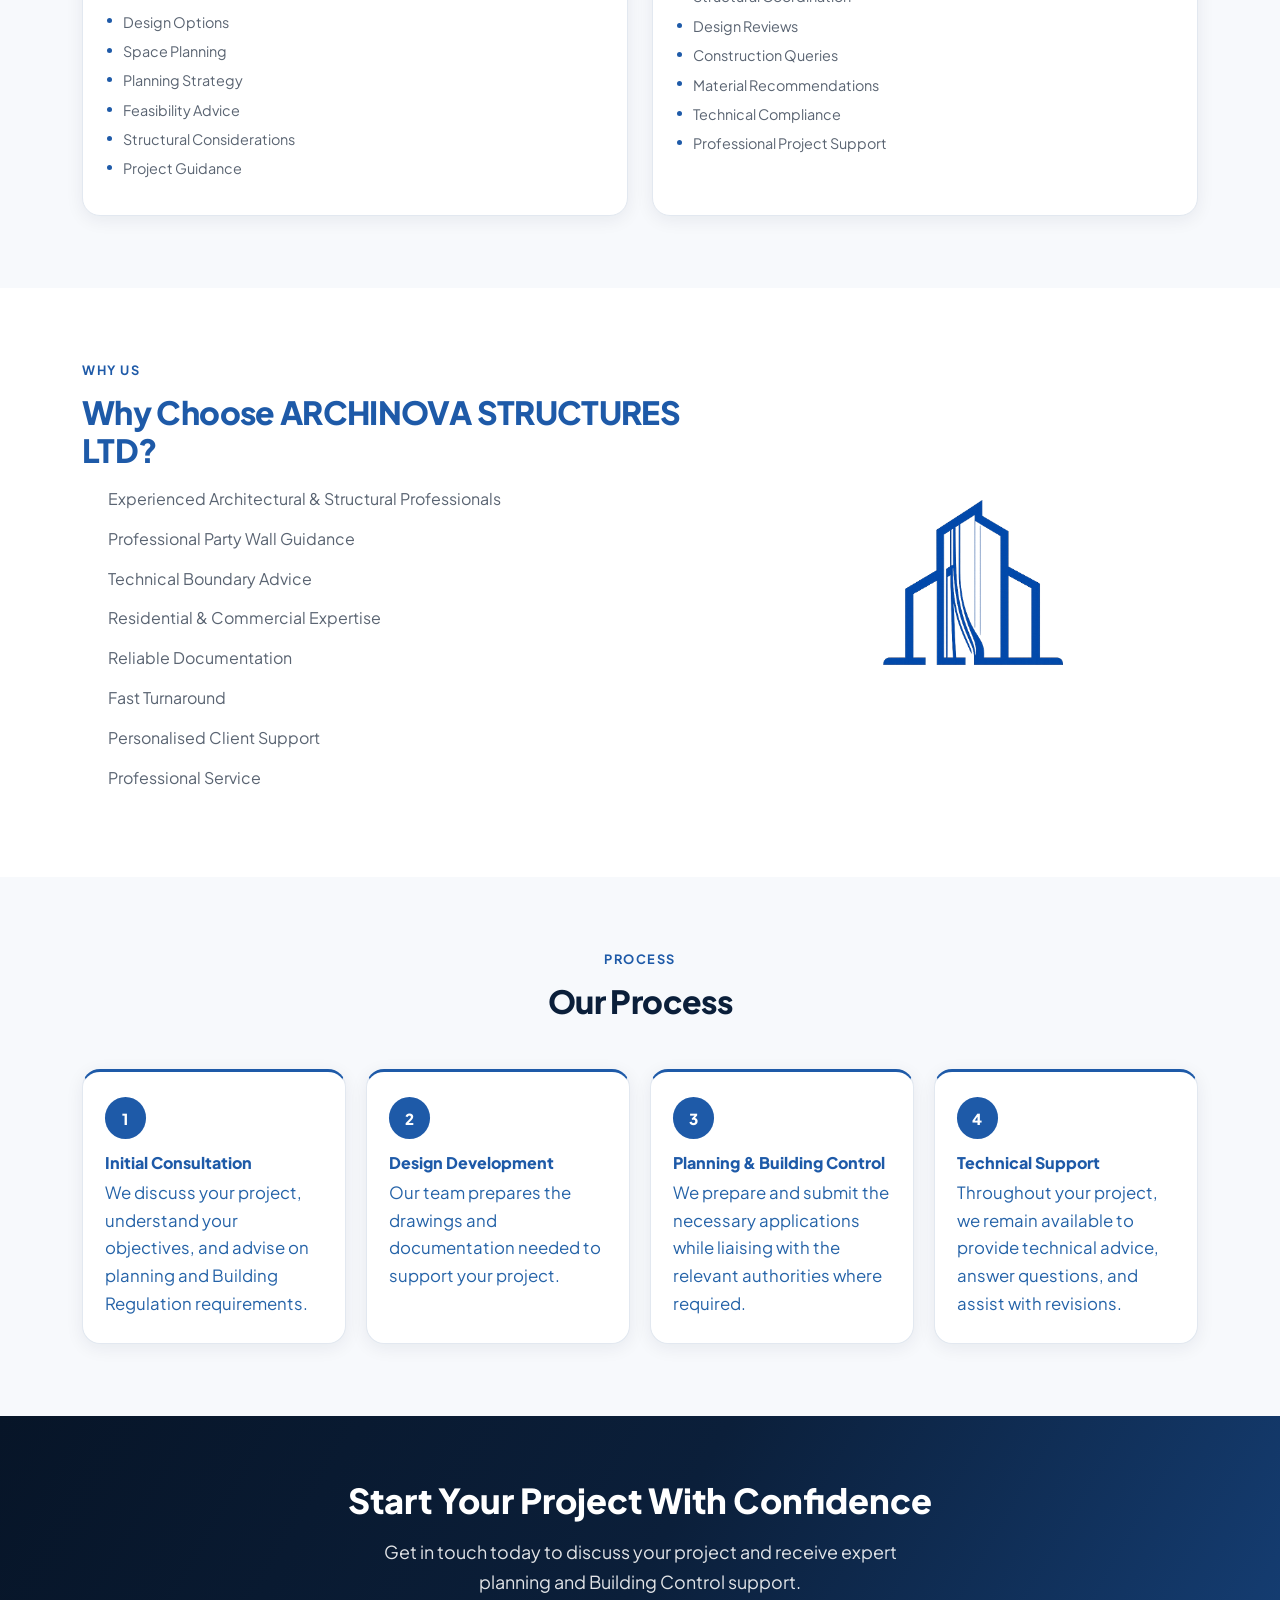
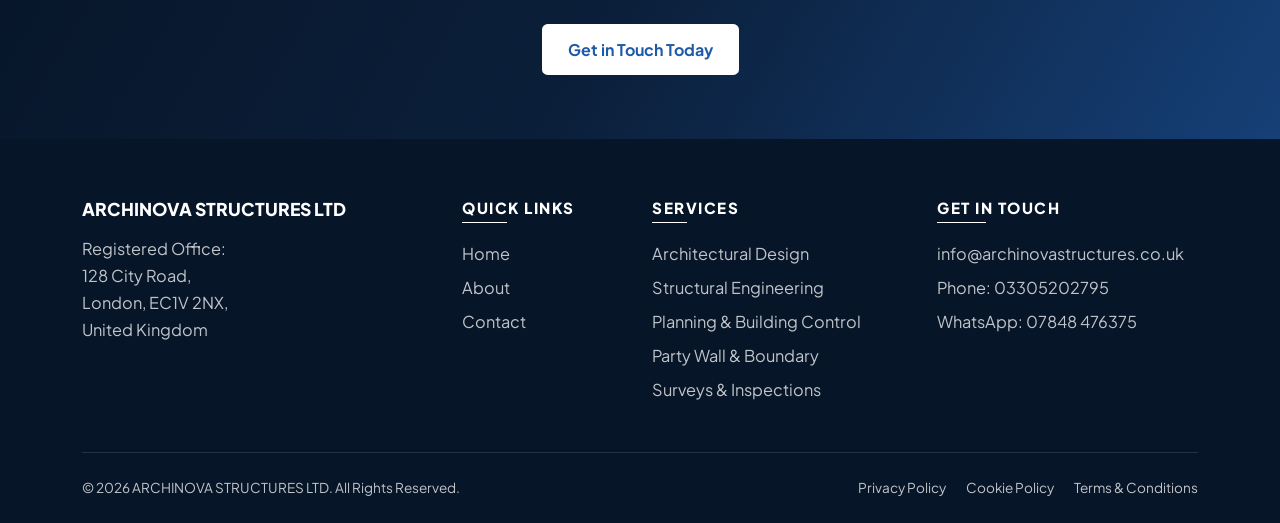
<file: services/planning.html>
<!DOCTYPE html>
<html lang="en">
<head>
  <meta charset="UTF-8">
  <meta name="viewport" content="width=device-width, initial-scale=1.0">
  <title>Planning &amp; Building Control | ARCHINOVA STRUCTURES LTD</title>
  <meta name="description" content="Planning application support and Building Control packages across England from ARCHINOVA STRUCTURES LTD.">
  <link rel="preconnect" href="https://fonts.googleapis.com">
  <link rel="preconnect" href="https://fonts.gstatic.com" crossorigin>
  <link href="https://fonts.googleapis.com/css2?family=Plus+Jakarta+Sans:wght@400;500;600;700;800&display=swap" rel="stylesheet">
  <link href="https://cdn.jsdelivr.net/npm/bootstrap@5.3.3/dist/css/bootstrap.min.css" rel="stylesheet">
  <link href="https://cdn.jsdelivr.net/npm/bootstrap-icons@1.11.3/font/bootstrap-icons.min.css" rel="stylesheet">
  <link href="../css/styles.css" rel="stylesheet">
  <link rel="icon" type="image/png" href="../assets/images/logo/logo-blue-mark.png">
</head>
<body>
  <nav class="navbar navbar-expand-lg site-navbar sticky-top">
    <div class="container">
      <a class="navbar-brand navbar-brand--named" href="../index.html" aria-label="ARCHINOVA STRUCTURES LTD — home">
        <img src="../assets/images/logo/logo-blue-named-horizontal.png" alt="ARCHINOVA STRUCTURES LTD">
      </a>
      <button class="navbar-toggler" type="button" data-bs-toggle="collapse" data-bs-target="#mainNav" aria-controls="mainNav" aria-expanded="false" aria-label="Toggle navigation">
        <span class="navbar-toggler-icon"></span>
      </button>
      <div class="collapse navbar-collapse" id="mainNav">
        <ul class="navbar-nav mx-auto align-items-lg-center">
          <li class="nav-item"><a class="nav-link" href="../about.html" data-nav="about">About</a></li>
          <li class="nav-item dropdown nav-item--hover">
            <a class="nav-link dropdown-toggle" href="#" data-nav="services" role="button" data-bs-toggle="dropdown" data-bs-auto-close="outside" aria-expanded="false">Services</a>
            <ul class="dropdown-menu">
              <li><a class="dropdown-item" href="../services/architectural.html" data-nav="architectural.html">Architectural Design</a></li>
              <li><a class="dropdown-item" href="../services/structural.html" data-nav="structural.html">Structural Engineering</a></li>
              <li><a class="dropdown-item" href="../services/planning.html" data-nav="planning.html">Planning &amp; Building Control</a></li>
              <li><a class="dropdown-item" href="../services/party-wall.html" data-nav="party-wall.html">Party Wall &amp; Boundary</a></li>
              <li><a class="dropdown-item" href="../services/surveys.html" data-nav="surveys.html">Surveys &amp; Inspections</a></li>
            </ul>
          </li>
          <li class="nav-item ms-lg-2"><a class="btn btn-primary-brand btn-nav-contact px-4" href="../contact.html" data-nav="contact">Contact</a></li>
        </ul>
      </div>
    </div>
  </nav>

  <header
    class="page-hero page-hero--sm page-hero--tall page-hero--copy-lg"
    data-hero-slides="../assets/images/planning/hero-bg.png,../assets/images/planning/hero-bg-1.png,../assets/images/planning/hero-bg-2.png,../assets/images/planning/hero-bg-3.png"
    data-hero-dir="ltr"
    style="background-image: url('../assets/images/planning/hero-bg.png');"
  >
    <div class="container py-5">
      <p class="hero-eyebrow">Planning &amp; Building Control</p>
      <h1 class="hero-title-blue">Planning &amp; Building Control Services</h1>
      <p class="hero-text hero-text--lg anim-from-center">Professional guidance and technical expertise to help you secure the approvals your project needs — from initial consultation through to Building Control compliance.</p>
      <div class="hero-ctas">
        <a href="../contact.html" class="btn btn-sky">Request a Free Consultation</a>
      </div>
    </div>
  </header>

  <section class="ticker-band ticker-band--slow" aria-label="Service summary">
    <div class="ticker-viewport">
      <div class="ticker-track"><span><img class="ticker-logo" src="../assets/images/logo/logo-white-mark.png" alt=""> Whether you're extending your home, converting a loft, constructing a new build, or carrying out structural alterations, our experienced team provides the professional guidance needed to make your project as smooth and stress-free as possible.</span></div>
      <div class="ticker-track" aria-hidden="true"><span><img class="ticker-logo" src="../assets/images/logo/logo-white-mark.png" alt=""> Whether you're extending your home, converting a loft, constructing a new build, or carrying out structural alterations, our experienced team provides the professional guidance needed to make your project as smooth and stress-free as possible.</span></div>
    </div>
  </section>

  <section class="section-pad bg-off pt-0">
    <div class="container">
      <div class="text-center mb-5 pt-5">
        <span class="section-eyebrow">What We Offer</span>
        <h2 class="section-title section-title--lg">Our Services</h2>
      </div>
      <div class="service-card-grid">
        <div class="icon-service icon-service--card">
          <div class="icon-wrap"><i class="bi bi-file-earmark-text"></i><span class="icon-logo"><img src="../assets/images/logo/logo-white-mark.png" alt=""></span></div>
          <h3>Planning Application Support</h3>
          <p>Comprehensive planning application support to maximise the chances of approval while ensuring your proposal complies with local planning policies.</p>
          <ul>
            <li>Planning Application Preparation</li>
            <li>Planning Drawings</li>
            <li>Existing &amp; Proposed Plans</li>
            <li>Site Location &amp; Block Plans</li>
            <li>Planning Submission</li>
            <li>Local Authority Liaison</li>
            <li>Planning Advice</li>
            <li>Design Amendments</li>
          </ul>
        </div>
        <div class="icon-service icon-service--card">
          <div class="icon-wrap"><i class="bi bi-building-check"></i><span class="icon-logo"><img src="../assets/images/logo/logo-white-mark.png" alt=""></span></div>
          <h3>Building Control Packages</h3>
          <p>Comprehensive packages containing the technical information required for Building Control approval and construction.</p>
          <ul>
            <li>Building Regulations Drawings</li>
            <li>Technical Construction Details</li>
            <li>Building Sections</li>
            <li>Insulation &amp; Thermal Compliance</li>
            <li>Fire Safety Details</li>
            <li>Drainage Information</li>
            <li>Structural Coordination</li>
            <li>Building Control Submission Support</li>
          </ul>
        </div>
        <div class="icon-service icon-service--card">
          <div class="icon-wrap"><i class="bi bi-lightbulb"></i><span class="icon-logo"><img src="../assets/images/logo/logo-white-mark.png" alt=""></span></div>
          <h3>Design Consultation</h3>
          <p>Explore design options, understand planning requirements, and develop practical solutions that suit your property, budget, and long-term goals.</p>
          <ul>
            <li>Initial Project Discussion</li>
            <li>Site Assessment</li>
            <li>Design Options</li>
            <li>Space Planning</li>
            <li>Planning Strategy</li>
            <li>Feasibility Advice</li>
            <li>Structural Considerations</li>
            <li>Project Guidance</li>
          </ul>
        </div>
        <div class="icon-service icon-service--card">
          <div class="icon-wrap"><i class="bi bi-tools"></i><span class="icon-logo"><img src="../assets/images/logo/logo-white-mark.png" alt=""></span></div>
          <h3>Technical Advice</h3>
          <p>Practical technical advice throughout every stage of your project, helping you make informed decisions while ensuring compliance.</p>
          <ul>
            <li>Building Regulations Guidance</li>
            <li>Planning Advice</li>
            <li>Structural Coordination</li>
            <li>Design Reviews</li>
            <li>Construction Queries</li>
            <li>Material Recommendations</li>
            <li>Technical Compliance</li>
            <li>Professional Project Support</li>
          </ul>
        </div>
      </div>
    </div>
  </section>

  <section class="section-pad">
    <div class="container">
      <div class="row g-4 align-items-center">
        <div class="col-lg-7">
          <span class="section-eyebrow">Why Us</span>
          <h2 class="section-title section-title--blue">Why Choose ARCHINOVA STRUCTURES LTD?</h2>
          <ul class="check-list tick-draw-list grow-on-hover">
            <li><i class="bi bi-check-circle-fill"></i> Experienced Architectural &amp; Structural Professionals</li>
            <li><i class="bi bi-check-circle-fill"></i> Professional Party Wall Guidance</li>
            <li><i class="bi bi-check-circle-fill"></i> Technical Boundary Advice</li>
            <li><i class="bi bi-check-circle-fill"></i> Residential &amp; Commercial Expertise</li>
            <li><i class="bi bi-check-circle-fill"></i> Reliable Documentation</li>
            <li><i class="bi bi-check-circle-fill"></i> Fast Turnaround</li>
            <li><i class="bi bi-check-circle-fill"></i> Personalised Client Support</li>
            <li><i class="bi bi-check-circle-fill"></i> Professional Service</li>
          </ul>
        </div>
        <div class="col-lg-5 text-center">
          <img class="planning-why-logo" src="../assets/images/logo/logo-blue-mark.png" alt="">
        </div>
      </div>
    </div>
  </section>

  <section class="section-pad bg-off">
    <div class="container">
      <div class="text-center mb-5">
        <span class="section-eyebrow">Process</span>
        <h2 class="section-title">Our Process</h2>
      </div>
      <div class="process-grid process-grid--4">
        <div class="process-box process-box--blue">
          <span class="process-badge">
            <span class="badge-num">1</span>
            <span class="badge-logo"><img src="../assets/images/logo/logo-white-mark.png" alt=""></span>
          </span>
          <h3>Initial Consultation</h3>
          <p>We discuss your project, understand your objectives, and advise on planning and Building Regulation requirements.</p>
        </div>
        <div class="process-box process-box--blue">
          <span class="process-badge">
            <span class="badge-num">2</span>
            <span class="badge-logo"><img src="../assets/images/logo/logo-white-mark.png" alt=""></span>
          </span>
          <h3>Design Development</h3>
          <p>Our team prepares the drawings and documentation needed to support your project.</p>
        </div>
        <div class="process-box process-box--blue">
          <span class="process-badge">
            <span class="badge-num">3</span>
            <span class="badge-logo"><img src="../assets/images/logo/logo-white-mark.png" alt=""></span>
          </span>
          <h3>Planning &amp; Building Control</h3>
          <p>We prepare and submit the necessary applications while liaising with the relevant authorities where required.</p>
        </div>
        <div class="process-box process-box--blue">
          <span class="process-badge">
            <span class="badge-num">4</span>
            <span class="badge-logo"><img src="../assets/images/logo/logo-white-mark.png" alt=""></span>
          </span>
          <h3>Technical Support</h3>
          <p>Throughout your project, we remain available to provide technical advice, answer questions, and assist with revisions.</p>
        </div>
      </div>
    </div>
  </section>

  <section class="cta-band cta-band--lg">
    <div class="container">
      <h2>Start Your Project With Confidence</h2>
      <p>Get in touch today to discuss your project and receive expert planning and Building Control support.</p>
      <a href="../contact.html" class="btn btn-cta-invert">Get in Touch Today</a>
    </div>
  </section>

  <footer class="site-footer site-footer--lg">
    <div class="container">
      <div class="row g-4">
        <div class="col-md-4">
          <div class="footer-brand"><a href="../index.html">ARCHINOVA STRUCTURES LTD</a></div>
          <p class="mb-0">Registered Office:<br>128 City Road,<br>London, EC1V 2NX,<br>United Kingdom</p>
        </div>
        <div class="col-6 col-md-2">
          <h4 class="footer-heading">Quick Links</h4>
          <ul>
            <li><a href="../index.html">Home</a></li>
            <li><a href="../about.html">About</a></li>
            <li><a href="../contact.html">Contact</a></li>
          </ul>
        </div>
        <div class="col-6 col-md-3">
          <h4 class="footer-heading">Services</h4>
          <ul>
            <li><a href="../services/architectural.html">Architectural Design</a></li>
            <li><a href="../services/structural.html">Structural Engineering</a></li>
            <li><a href="../services/planning.html">Planning &amp; Building Control</a></li>
            <li><a href="../services/party-wall.html">Party Wall &amp; Boundary</a></li>
            <li><a href="../services/surveys.html">Surveys &amp; Inspections</a></li>
          </ul>
        </div>
        <div class="col-md-3">
          <h4 class="footer-heading">Get In Touch</h4>
          <ul>
            <li><a href="mailto:info@archinovastructures.co.uk">info@archinovastructures.co.uk</a></li>
            <li>Phone: <a href="tel:03305202795">03305202795</a></li>
            <li>WhatsApp: <a href="https://wa.me/447848476375" target="_blank" rel="noopener">07848 476375</a></li>
          </ul>
        </div>
      </div>
      <div class="footer-bottom">
        <span>&copy; 2026 ARCHINOVA STRUCTURES LTD. All Rights Reserved.</span>
        <div class="footer-legal">
          <a href="../privacy.html">Privacy Policy</a>
          <a href="../cookies.html">Cookie Policy</a>
          <a href="../terms.html">Terms &amp; Conditions</a>
        </div>
      </div>
    </div>
  </footer>

  <script src="https://cdn.jsdelivr.net/npm/bootstrap@5.3.3/dist/js/bootstrap.bundle.min.js"></script>
  <script src="../js/main.js"></script>
</body>
</html>
</file>
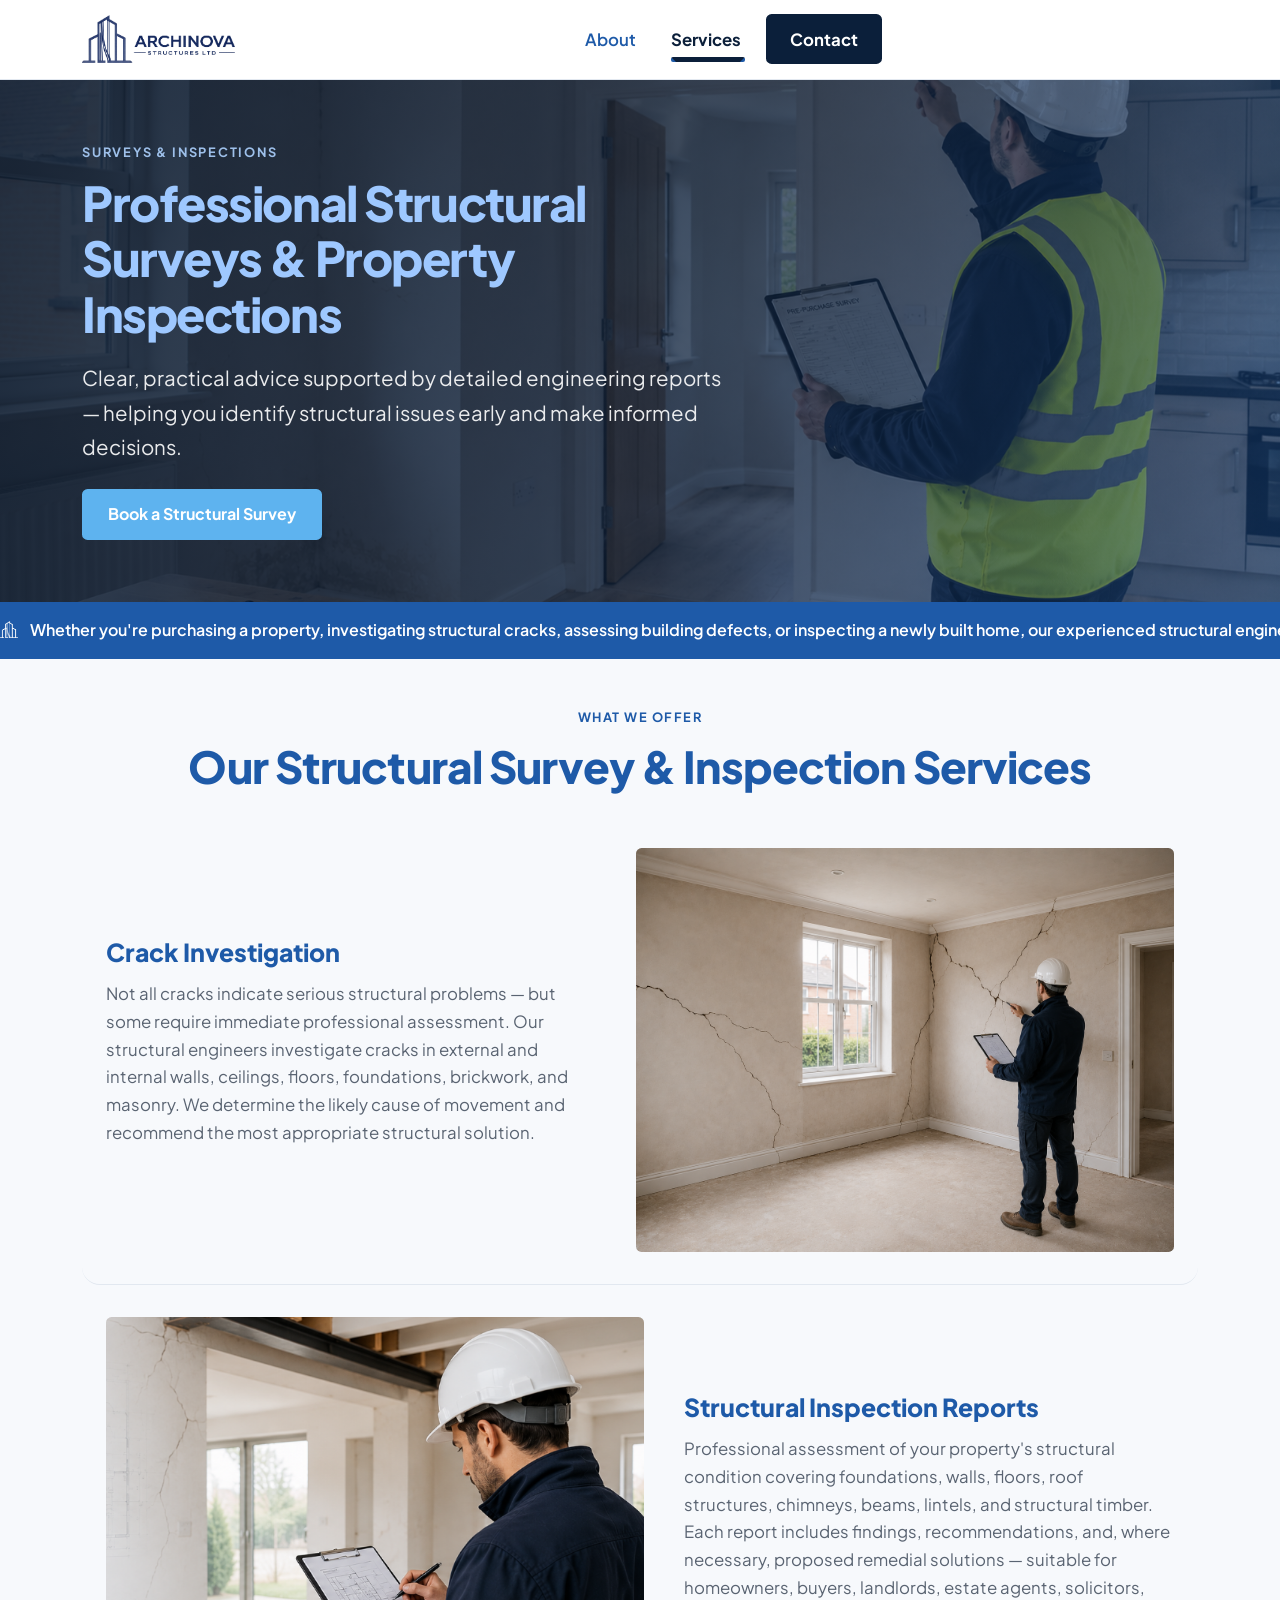
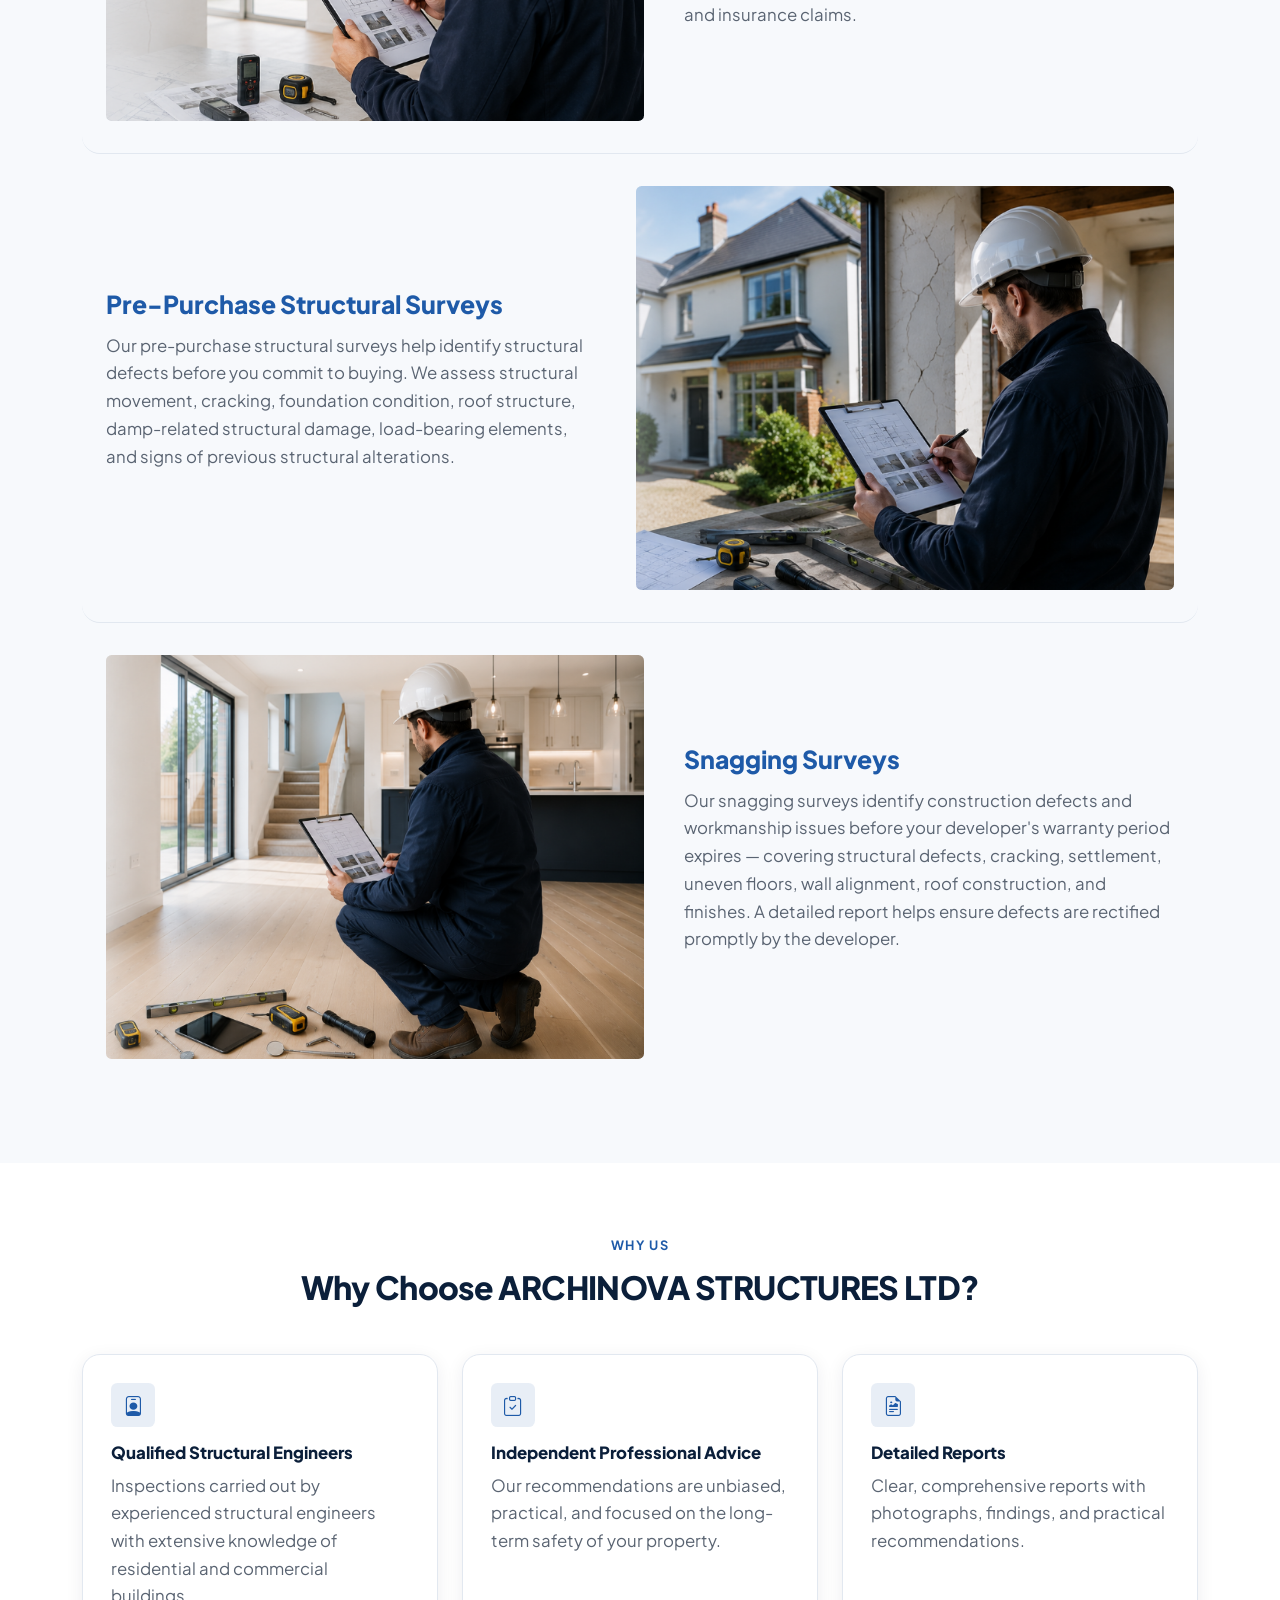
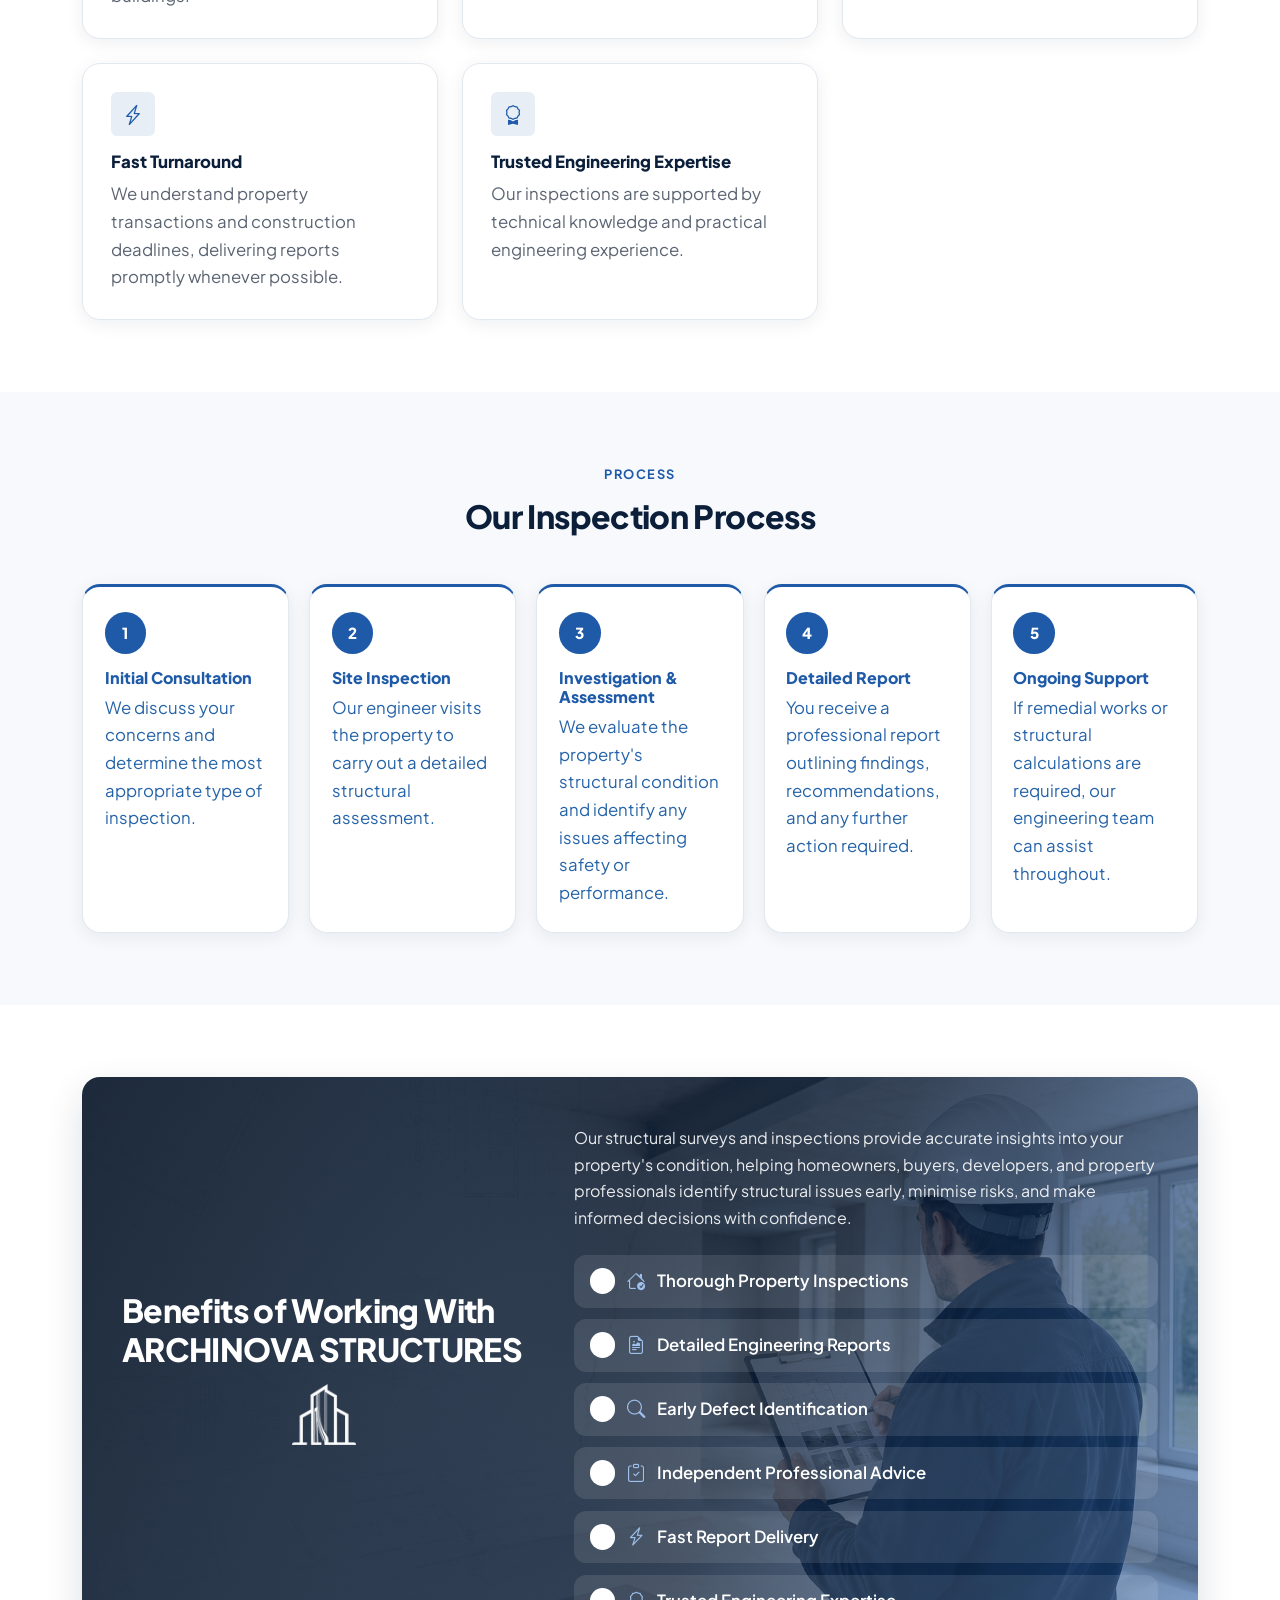
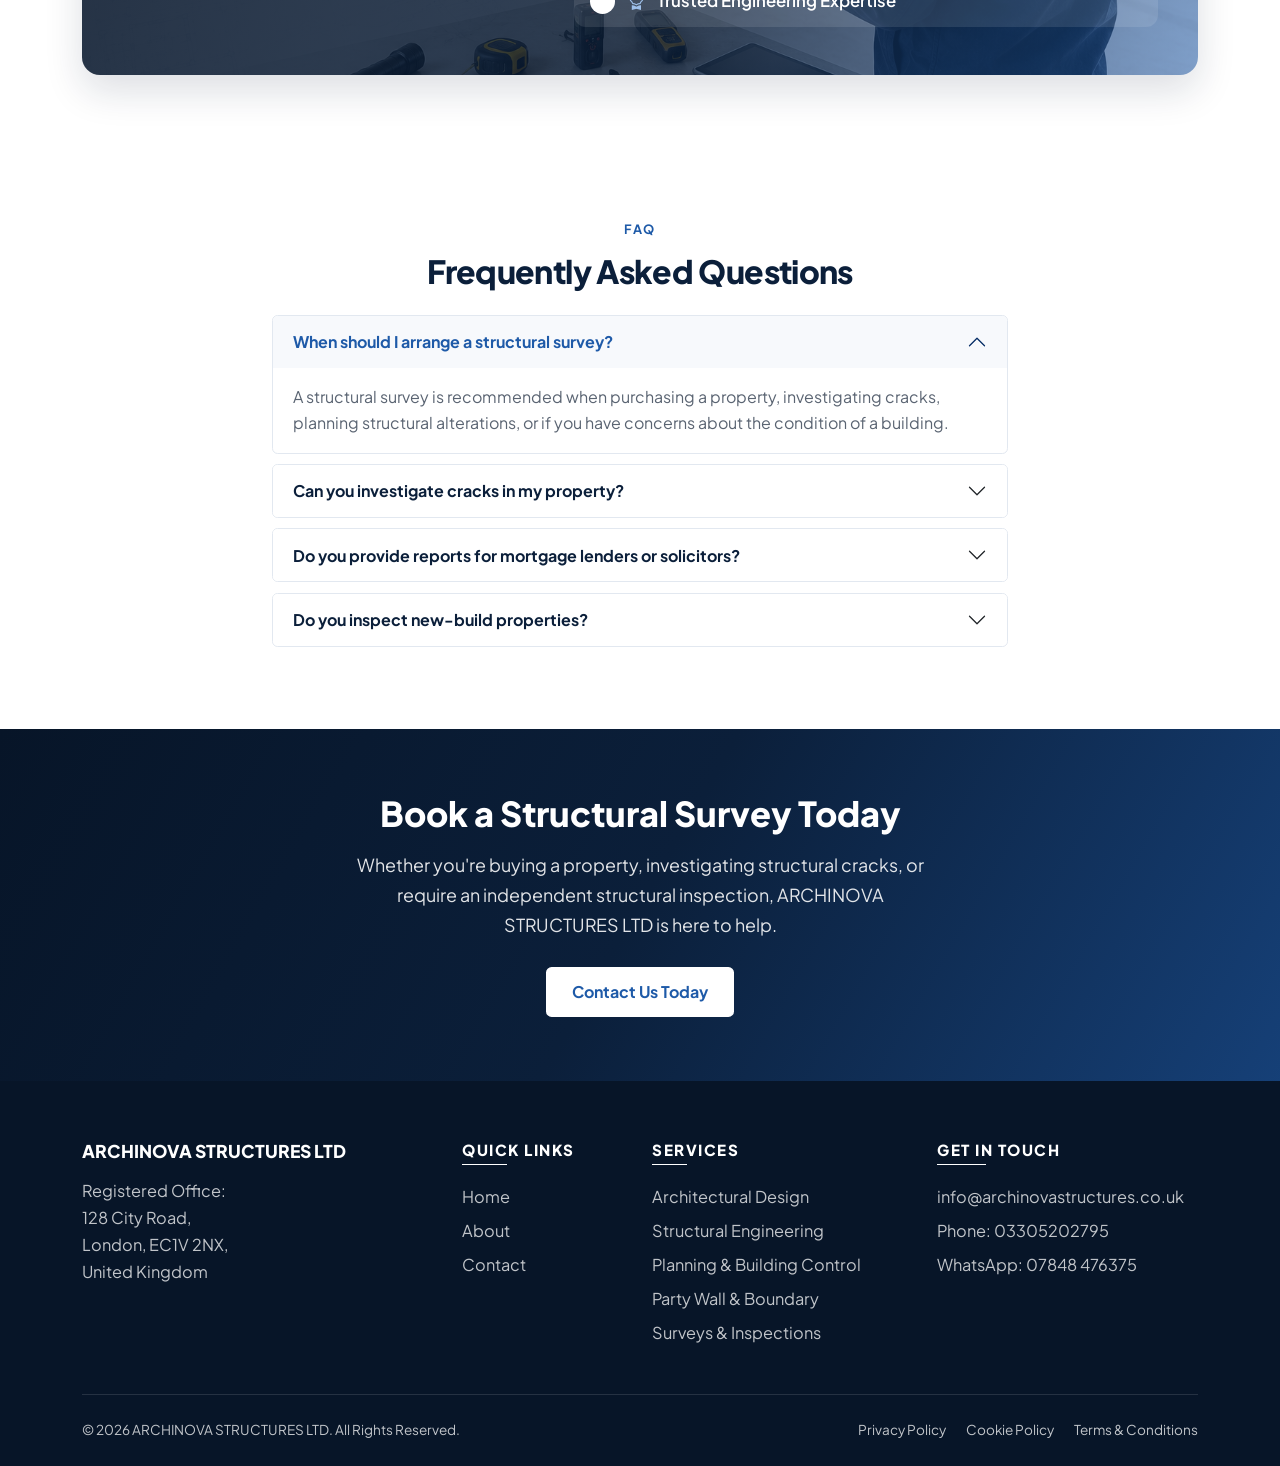
<file: services/surveys.html>
<!DOCTYPE html>
<html lang="en">
<head>
  <meta charset="UTF-8">
  <meta name="viewport" content="width=device-width, initial-scale=1.0">
  <title>Structural Surveys &amp; Inspections | ARCHINOVA STRUCTURES LTD</title>
  <meta name="description" content="Professional structural surveys and property inspections across England — crack investigation, pre-purchase surveys, and snagging.">
  <link rel="preconnect" href="https://fonts.googleapis.com">
  <link rel="preconnect" href="https://fonts.gstatic.com" crossorigin>
  <link href="https://fonts.googleapis.com/css2?family=Plus+Jakarta+Sans:wght@400;500;600;700;800&display=swap" rel="stylesheet">
  <link href="https://cdn.jsdelivr.net/npm/bootstrap@5.3.3/dist/css/bootstrap.min.css" rel="stylesheet">
  <link href="https://cdn.jsdelivr.net/npm/bootstrap-icons@1.11.3/font/bootstrap-icons.min.css" rel="stylesheet">
  <link href="../css/styles.css" rel="stylesheet">
  <link rel="icon" type="image/png" href="../assets/images/logo/logo-blue-mark.png">
</head>
<body>
  <nav class="navbar navbar-expand-lg site-navbar sticky-top">
    <div class="container">
      <a class="navbar-brand navbar-brand--named" href="../index.html" aria-label="ARCHINOVA STRUCTURES LTD — home">
        <img src="../assets/images/logo/logo-blue-named-horizontal.png" alt="ARCHINOVA STRUCTURES LTD">
      </a>
      <button class="navbar-toggler" type="button" data-bs-toggle="collapse" data-bs-target="#mainNav" aria-controls="mainNav" aria-expanded="false" aria-label="Toggle navigation">
        <span class="navbar-toggler-icon"></span>
      </button>
      <div class="collapse navbar-collapse" id="mainNav">
        <ul class="navbar-nav mx-auto align-items-lg-center">
          <li class="nav-item"><a class="nav-link" href="../about.html" data-nav="about">About</a></li>
          <li class="nav-item dropdown nav-item--hover">
            <a class="nav-link dropdown-toggle" href="#" data-nav="services" role="button" data-bs-toggle="dropdown" data-bs-auto-close="outside" aria-expanded="false">Services</a>
            <ul class="dropdown-menu">
              <li><a class="dropdown-item" href="../services/architectural.html" data-nav="architectural.html">Architectural Design</a></li>
              <li><a class="dropdown-item" href="../services/structural.html" data-nav="structural.html">Structural Engineering</a></li>
              <li><a class="dropdown-item" href="../services/planning.html" data-nav="planning.html">Planning &amp; Building Control</a></li>
              <li><a class="dropdown-item" href="../services/party-wall.html" data-nav="party-wall.html">Party Wall &amp; Boundary</a></li>
              <li><a class="dropdown-item" href="../services/surveys.html" data-nav="surveys.html">Surveys &amp; Inspections</a></li>
            </ul>
          </li>
          <li class="nav-item ms-lg-2"><a class="btn btn-primary-brand btn-nav-contact px-4" href="../contact.html" data-nav="contact">Contact</a></li>
        </ul>
      </div>
    </div>
  </nav>

  <header
    class="page-hero page-hero--sm page-hero--tall page-hero--copy-lg"
    data-hero-slides="../assets/images/surveys/hero-bg-3.png,../assets/images/surveys/hero-bg-2.png,../assets/images/surveys/hero-bg-1.png,../assets/images/surveys/hero-bg.png"
    data-hero-dir="ltr"
    style="background-image: url('../assets/images/surveys/hero-bg-3.png');"
  >
    <div class="container py-5">
      <p class="hero-eyebrow">Surveys &amp; Inspections</p>
      <h1 class="hero-title-blue">Professional Structural Surveys &amp; Property Inspections</h1>
      <p class="hero-text hero-text--lg anim-from-center">Clear, practical advice supported by detailed engineering reports — helping you identify structural issues early and make informed decisions.</p>
      <div class="hero-ctas">
        <a href="../contact.html" class="btn btn-sky">Book a Structural Survey</a>
      </div>
    </div>
  </header>

  <section class="ticker-band ticker-band--slow" aria-label="Service summary">
    <div class="ticker-viewport">
      <div class="ticker-track"><span><img class="ticker-logo" src="../assets/images/logo/logo-white-mark.png" alt=""> Whether you're purchasing a property, investigating structural cracks, assessing building defects, or inspecting a newly built home, our experienced structural engineers provide clear advice and detailed reports.</span></div>
      <div class="ticker-track" aria-hidden="true"><span><img class="ticker-logo" src="../assets/images/logo/logo-white-mark.png" alt=""> Whether you're purchasing a property, investigating structural cracks, assessing building defects, or inspecting a newly built home, our experienced structural engineers provide clear advice and detailed reports.</span></div>
    </div>
  </section>

  <section class="section-pad bg-off pt-0">
    <div class="container">
      <div class="text-center mb-4 pt-5">
        <span class="section-eyebrow">What We Offer</span>
        <h2 class="section-title section-title--lg">Our Structural Survey &amp; Inspection Services</h2>
      </div>

      <article class="service-block">
        <div>
          <h3>Crack Investigation</h3>
          <p>Not all cracks indicate serious structural problems — but some require immediate professional assessment. Our structural engineers investigate cracks in external and internal walls, ceilings, floors, foundations, brickwork, and masonry. We determine the likely cause of movement and recommend the most appropriate structural solution.</p>
        </div>
        <div class="service-block-media">
          <img src="../assets/images/surveys/cracks.png" alt="Crack investigation">
        </div>
      </article>

      <article class="service-block service-block--reverse">
        <div>
          <h3>Structural Inspection Reports</h3>
          <p>Professional assessment of your property's structural condition covering foundations, walls, floors, roof structures, chimneys, beams, lintels, and structural timber. Each report includes findings, recommendations, and, where necessary, proposed remedial solutions — suitable for homeowners, buyers, landlords, estate agents, solicitors, and insurance claims.</p>
        </div>
        <div class="service-block-media">
          <img src="../assets/images/surveys/inspection.png" alt="Structural inspection reports">
        </div>
      </article>

      <article class="service-block">
        <div>
          <h3>Pre-Purchase Structural Surveys</h3>
          <p>Our pre-purchase structural surveys help identify structural defects before you commit to buying. We assess structural movement, cracking, foundation condition, roof structure, damp-related structural damage, load-bearing elements, and signs of previous structural alterations.</p>
        </div>
        <div class="service-block-media">
          <img src="../assets/images/surveys/pre-purchase.png" alt="Pre-purchase structural surveys">
        </div>
      </article>

      <article class="service-block service-block--reverse">
        <div>
          <h3>Snagging Surveys</h3>
          <p>Our snagging surveys identify construction defects and workmanship issues before your developer's warranty period expires — covering structural defects, cracking, settlement, uneven floors, wall alignment, roof construction, and finishes. A detailed report helps ensure defects are rectified promptly by the developer.</p>
        </div>
        <div class="service-block-media">
          <img src="../assets/images/surveys/snagging.png" alt="Snagging surveys">
        </div>
      </article>
    </div>
  </section>

  <section class="section-pad">
    <div class="container">
      <div class="text-center mb-5">
        <span class="section-eyebrow">Why Us</span>
        <h2 class="section-title">Why Choose ARCHINOVA STRUCTURES LTD?</h2>
      </div>
      <div class="row g-4">
        <div class="col-md-6 col-lg-4"><div class="why-item why-box"><div class="why-icon"><i class="bi bi-person-badge"></i></div><h3>Qualified Structural Engineers</h3><p>Inspections carried out by experienced structural engineers with extensive knowledge of residential and commercial buildings.</p></div></div>
        <div class="col-md-6 col-lg-4"><div class="why-item why-box"><div class="why-icon"><i class="bi bi-clipboard-check"></i></div><h3>Independent Professional Advice</h3><p>Our recommendations are unbiased, practical, and focused on the long-term safety of your property.</p></div></div>
        <div class="col-md-6 col-lg-4"><div class="why-item why-box"><div class="why-icon"><i class="bi bi-file-earmark-richtext"></i></div><h3>Detailed Reports</h3><p>Clear, comprehensive reports with photographs, findings, and practical recommendations.</p></div></div>
        <div class="col-md-6 col-lg-4"><div class="why-item why-box"><div class="why-icon"><i class="bi bi-lightning-charge"></i></div><h3>Fast Turnaround</h3><p>We understand property transactions and construction deadlines, delivering reports promptly whenever possible.</p></div></div>
        <div class="col-md-6 col-lg-4"><div class="why-item why-box"><div class="why-icon"><i class="bi bi-award"></i></div><h3>Trusted Engineering Expertise</h3><p>Our inspections are supported by technical knowledge and practical engineering experience.</p></div></div>
      </div>
    </div>
  </section>

  <section class="section-pad bg-off">
    <div class="container">
      <div class="text-center mb-5">
        <span class="section-eyebrow">Process</span>
        <h2 class="section-title">Our Inspection Process</h2>
      </div>
      <div class="process-grid process-grid--5">
        <div class="process-box process-box--blue">
          <span class="process-badge">
            <span class="badge-num">1</span>
            <span class="badge-logo"><img src="../assets/images/logo/logo-white-mark.png" alt=""></span>
          </span>
          <h3>Initial Consultation</h3>
          <p>We discuss your concerns and determine the most appropriate type of inspection.</p>
        </div>
        <div class="process-box process-box--blue">
          <span class="process-badge">
            <span class="badge-num">2</span>
            <span class="badge-logo"><img src="../assets/images/logo/logo-white-mark.png" alt=""></span>
          </span>
          <h3>Site Inspection</h3>
          <p>Our engineer visits the property to carry out a detailed structural assessment.</p>
        </div>
        <div class="process-box process-box--blue">
          <span class="process-badge">
            <span class="badge-num">3</span>
            <span class="badge-logo"><img src="../assets/images/logo/logo-white-mark.png" alt=""></span>
          </span>
          <h3>Investigation &amp; Assessment</h3>
          <p>We evaluate the property's structural condition and identify any issues affecting safety or performance.</p>
        </div>
        <div class="process-box process-box--blue">
          <span class="process-badge">
            <span class="badge-num">4</span>
            <span class="badge-logo"><img src="../assets/images/logo/logo-white-mark.png" alt=""></span>
          </span>
          <h3>Detailed Report</h3>
          <p>You receive a professional report outlining findings, recommendations, and any further action required.</p>
        </div>
        <div class="process-box process-box--blue">
          <span class="process-badge">
            <span class="badge-num">5</span>
            <span class="badge-logo"><img src="../assets/images/logo/logo-white-mark.png" alt=""></span>
          </span>
          <h3>Ongoing Support</h3>
          <p>If remedial works or structural calculations are required, our engineering team can assist throughout.</p>
        </div>
      </div>
    </div>
  </section>

  <section class="section-pad">
    <div class="container">
      <div class="benefits-panel benefits-panel--dark" style="background-image: url('../assets/images/surveys/benefits-bg.png');">
        <div class="row g-4 g-lg-5 align-items-center">
          <div class="col-lg-5">
            <h2>Benefits of Working With ARCHINOVA STRUCTURES</h2>
            <img class="benefits-logo" src="../assets/images/logo/logo-white-mark.png" alt="">
          </div>
          <div class="col-lg-7">
            <p class="mb-4">Our structural surveys and inspections provide accurate insights into your property's condition, helping homeowners, buyers, developers, and property professionals identify structural issues early, minimise risks, and make informed decisions with confidence.</p>
            <ul class="benefit-list tick-draw-list">
            <li><span class="benefit-tick"><i class="bi bi-check-lg"></i></span><i class="bi bi-house-check benefit-icon"></i> Thorough Property Inspections</li>
            <li><span class="benefit-tick"><i class="bi bi-check-lg"></i></span><i class="bi bi-file-earmark-richtext benefit-icon"></i> Detailed Engineering Reports</li>
            <li><span class="benefit-tick"><i class="bi bi-check-lg"></i></span><i class="bi bi-search benefit-icon"></i> Early Defect Identification</li>
            <li><span class="benefit-tick"><i class="bi bi-check-lg"></i></span><i class="bi bi-clipboard-check benefit-icon"></i> Independent Professional Advice</li>
            <li><span class="benefit-tick"><i class="bi bi-check-lg"></i></span><i class="bi bi-lightning-charge benefit-icon"></i> Fast Report Delivery</li>
            <li><span class="benefit-tick"><i class="bi bi-check-lg"></i></span><i class="bi bi-award benefit-icon"></i> Trusted Engineering Expertise</li>
            </ul>
          </div>
        </div>
      </div>
    </div>
  </section>

  <section class="section-pad">
    <div class="container">
      <div class="row justify-content-center">
        <div class="col-lg-8">
          <div class="text-center mb-4">
            <span class="section-eyebrow">FAQ</span>
            <h2 class="section-title">Frequently Asked Questions</h2>
          </div>
          <div class="accordion faq-accordion" id="faqSurv">
            <div class="accordion-item">
              <h3 class="accordion-header"><button class="accordion-button" type="button" data-bs-toggle="collapse" data-bs-target="#sv1">When should I arrange a structural survey?</button></h3>
              <div id="sv1" class="accordion-collapse collapse show" data-bs-parent="#faqSurv"><div class="accordion-body">A structural survey is recommended when purchasing a property, investigating cracks, planning structural alterations, or if you have concerns about the condition of a building.</div></div>
            </div>
            <div class="accordion-item">
              <h3 class="accordion-header"><button class="accordion-button collapsed" type="button" data-bs-toggle="collapse" data-bs-target="#sv2">Can you investigate cracks in my property?</button></h3>
              <div id="sv2" class="accordion-collapse collapse" data-bs-parent="#faqSurv"><div class="accordion-body">Yes. We assess the size, location, pattern, and possible causes of cracking before recommending appropriate solutions.</div></div>
            </div>
            <div class="accordion-item">
              <h3 class="accordion-header"><button class="accordion-button collapsed" type="button" data-bs-toggle="collapse" data-bs-target="#sv3">Do you provide reports for mortgage lenders or solicitors?</button></h3>
              <div id="sv3" class="accordion-collapse collapse" data-bs-parent="#faqSurv"><div class="accordion-body">Yes. Our structural inspection reports can support property transactions and provide professional engineering advice where required.</div></div>
            </div>
            <div class="accordion-item">
              <h3 class="accordion-header"><button class="accordion-button collapsed" type="button" data-bs-toggle="collapse" data-bs-target="#sv4">Do you inspect new-build properties?</button></h3>
              <div id="sv4" class="accordion-collapse collapse" data-bs-parent="#faqSurv"><div class="accordion-body">Absolutely. Our snagging surveys identify defects and workmanship issues so they can be addressed by the developer.</div></div>
            </div>
          </div>
        </div>
      </div>
    </div>
  </section>

  <section class="cta-band cta-band--lg">
    <div class="container">
      <h2>Book a Structural Survey Today</h2>
      <p>Whether you're buying a property, investigating structural cracks, or require an independent structural inspection, ARCHINOVA STRUCTURES LTD is here to help.</p>
      <a href="../contact.html" class="btn btn-cta-invert">Contact Us Today</a>
    </div>
  </section>

  <footer class="site-footer site-footer--lg">
    <div class="container">
      <div class="row g-4">
        <div class="col-md-4">
          <div class="footer-brand"><a href="../index.html">ARCHINOVA STRUCTURES LTD</a></div>
          <p class="mb-0">Registered Office:<br>128 City Road,<br>London, EC1V 2NX,<br>United Kingdom</p>
        </div>
        <div class="col-6 col-md-2">
          <h4 class="footer-heading">Quick Links</h4>
          <ul>
            <li><a href="../index.html">Home</a></li>
            <li><a href="../about.html">About</a></li>
            <li><a href="../contact.html">Contact</a></li>
          </ul>
        </div>
        <div class="col-6 col-md-3">
          <h4 class="footer-heading">Services</h4>
          <ul>
            <li><a href="../services/architectural.html">Architectural Design</a></li>
            <li><a href="../services/structural.html">Structural Engineering</a></li>
            <li><a href="../services/planning.html">Planning &amp; Building Control</a></li>
            <li><a href="../services/party-wall.html">Party Wall &amp; Boundary</a></li>
            <li><a href="../services/surveys.html">Surveys &amp; Inspections</a></li>
          </ul>
        </div>
        <div class="col-md-3">
          <h4 class="footer-heading">Get In Touch</h4>
          <ul>
            <li><a href="mailto:info@archinovastructures.co.uk">info@archinovastructures.co.uk</a></li>
            <li>Phone: <a href="tel:03305202795">03305202795</a></li>
            <li>WhatsApp: <a href="https://wa.me/447848476375" target="_blank" rel="noopener">07848 476375</a></li>
          </ul>
        </div>
      </div>
      <div class="footer-bottom">
        <span>&copy; 2026 ARCHINOVA STRUCTURES LTD. All Rights Reserved.</span>
        <div class="footer-legal">
          <a href="../privacy.html">Privacy Policy</a>
          <a href="../cookies.html">Cookie Policy</a>
          <a href="../terms.html">Terms &amp; Conditions</a>
        </div>
      </div>
    </div>
  </footer>

  <script src="https://cdn.jsdelivr.net/npm/bootstrap@5.3.3/dist/js/bootstrap.bundle.min.js"></script>
  <script src="../js/main.js"></script>
</body>
</html>
</file>
<file: css/styles.css>
/* ARCHINOVA STRUCTURES LTD — Brand styles */

:root {
  --navy: #0b1f3a;
  --navy-deep: #071528;
  --royal: #1e5aa8;
  --royal-light: #2563a8;
  --white: #ffffff;
  --off-white: #f7f9fc;
  --text: #1a1a1a;
  --text-muted: #5a6472;
  --border: #e2e8f0;
  --placeholder-bg: #e8eef6;
  --font: "Plus Jakarta Sans", system-ui, sans-serif;
  --transition: 0.25s ease;

  /* V2 tokens */
  --royal-bright: #0057d9;
  --blue-050: #eef5ff;
  --blue-025: #f4f8ff;
  --border-cool: #e8edf4;
  --radius-box: 18px;
  --shadow-soft: 0 4px 18px rgba(11, 31, 58, 0.07);
  --shadow-lift: 0 16px 38px rgba(11, 31, 58, 0.14);
  --shadow-card: 0 20px 60px rgba(0, 0, 0, 0.08);
}

*,
*::before,
*::after {
  box-sizing: border-box;
}

html {
  scroll-behavior: smooth;
}

body {
  font-family: var(--font);
  color: var(--text);
  background: var(--white);
  line-height: 1.65;
  overflow-x: hidden;
}

img {
  max-width: 100%;
  height: auto;
  display: block;
}

a {
  color: var(--royal);
  text-decoration: none;
  transition: color var(--transition);
}

a:hover {
  color: var(--navy);
}

/* ——— Typography ——— */
.section-eyebrow {
  display: block;
  font-size: 0.8rem;
  font-weight: 700;
  letter-spacing: 0.12em;
  text-transform: uppercase;
  color: var(--royal);
  margin-bottom: 0.75rem;
}

.section-title {
  font-weight: 800;
  color: var(--navy);
  letter-spacing: -0.02em;
  margin-bottom: 1rem;
  line-height: 1.2;
}

.section-lead {
  color: var(--text-muted);
  font-size: 1.05rem;
  max-width: 42rem;
}

.section-pad {
  padding: 4.5rem 0;
}

.section-pad-sm {
  padding: 3rem 0;
}

.bg-off {
  background: var(--off-white);
}

.bg-navy {
  background: var(--navy);
  color: var(--white);
}

.bg-navy .section-title,
.bg-navy h2,
.bg-navy h3 {
  color: var(--white);
}

.bg-navy .section-lead,
.bg-navy p {
  color: rgba(255, 255, 255, 0.85);
}

/* ——— Navbar ——— */
.site-navbar {
  background: var(--white);
  border-bottom: 1px solid var(--border);
  padding: 0.65rem 0;
  z-index: 1030;
}

.site-navbar .navbar-brand {
  font-weight: 800;
  font-size: 1.05rem;
  color: var(--navy) !important;
  letter-spacing: -0.02em;
  line-height: 1.2;
}

.site-navbar .navbar-brand span {
  display: block;
  font-size: 0.68rem;
  font-weight: 600;
  letter-spacing: 0.14em;
  color: var(--royal);
  text-transform: uppercase;
}

.site-navbar .nav-link {
  color: var(--navy) !important;
  font-weight: 600;
  font-size: 0.92rem;
  padding: 0.5rem 0.85rem !important;
}

.site-navbar .nav-link:hover,
.site-navbar .nav-link.active,
.site-navbar .dropdown-item:hover {
  color: var(--royal) !important;
}

.site-navbar .dropdown-menu {
  border: 1px solid var(--border);
  box-shadow: 0 8px 24px rgba(11, 31, 58, 0.08);
  border-radius: 0.4rem;
  padding: 0.5rem 0;
}

.site-navbar .dropdown-item {
  font-weight: 500;
  font-size: 0.9rem;
  color: var(--navy);
  padding: 0.5rem 1.25rem;
}

.navbar-toggler {
  border-color: var(--border);
}

.navbar-toggler:focus {
  box-shadow: none;
}

/* ——— Buttons ——— */
.btn-primary-brand {
  background: var(--navy);
  border: 2px solid var(--navy);
  color: var(--white);
  font-weight: 700;
  padding: 0.7rem 1.5rem;
  border-radius: 0.35rem;
  transition: background var(--transition), border-color var(--transition), transform var(--transition);
}

.btn-primary-brand:hover,
.btn-primary-brand:focus {
  background: var(--royal);
  border-color: var(--royal);
  color: var(--white);
  transform: translateY(-1px);
}

.btn-outline-brand {
  background: transparent;
  border: 2px solid var(--white);
  color: var(--white);
  font-weight: 700;
  padding: 0.7rem 1.5rem;
  border-radius: 0.35rem;
  transition: background var(--transition), color var(--transition);
}

.btn-outline-brand:hover,
.btn-outline-brand:focus {
  background: var(--white);
  color: var(--navy);
}

.btn-outline-navy {
  background: transparent;
  border: 2px solid var(--navy);
  color: var(--navy);
  font-weight: 700;
  padding: 0.7rem 1.5rem;
  border-radius: 0.35rem;
}

.btn-outline-navy:hover,
.btn-outline-navy:focus {
  background: var(--navy);
  color: var(--white);
}

/* ——— Heroes ——— */
.page-hero {
  position: relative;
  min-height: 68vh;
  display: flex;
  align-items: center;
  background-size: cover;
  background-position: center;
  color: var(--white);
  isolation: isolate;
}

.page-hero::before {
  content: "";
  position: absolute;
  inset: 0;
  background: linear-gradient(
    105deg,
    rgba(7, 21, 40, 0.88) 0%,
    rgba(11, 31, 58, 0.72) 55%,
    rgba(30, 90, 168, 0.45) 100%
  );
  z-index: -1;
}

.page-hero.page-hero--sm {
  min-height: 42vh;
}

.page-hero .hero-eyebrow {
  font-size: 0.8rem;
  font-weight: 700;
  letter-spacing: 0.14em;
  text-transform: uppercase;
  color: #9ec0ea;
  margin-bottom: 0.75rem;
}

.page-hero h1 {
  font-weight: 800;
  font-size: clamp(1.85rem, 4vw, 3rem);
  letter-spacing: -0.03em;
  line-height: 1.15;
  margin-bottom: 1.25rem;
  max-width: 18ch;
}

.page-hero .hero-text {
  font-size: 1.05rem;
  color: rgba(255, 255, 255, 0.9);
  max-width: 36rem;
  margin-bottom: 1.5rem;
}

.hero-checklist {
  list-style: none;
  padding: 0;
  margin: 0 0 1.75rem;
}

.hero-checklist li {
  display: flex;
  align-items: center;
  gap: 0.6rem;
  font-weight: 600;
  margin-bottom: 0.45rem;
}

.hero-checklist li i {
  color: #7eb3f0;
}

.hero-ctas {
  display: flex;
  flex-wrap: wrap;
  gap: 0.75rem;
}

/* ——— Feature / service grids ——— */
.service-pillar {
  padding: 1.75rem 0;
  border-bottom: 1px solid var(--border);
  height: 100%;
}

.service-pillar:last-child {
  border-bottom: none;
}

@media (min-width: 768px) {
  .service-pillar {
    border-bottom: none;
    border-right: 1px solid var(--border);
    padding: 0 1.5rem;
  }

  .service-pillar:first-child {
    padding-left: 0;
  }

  .service-pillar:last-child {
    border-right: none;
    padding-right: 0;
  }
}

.service-pillar h3 {
  font-weight: 800;
  color: var(--navy);
  font-size: 1.15rem;
  margin-bottom: 1rem;
}

.service-pillar h3 a {
  color: inherit;
}

.service-pillar h3 a:hover {
  color: var(--royal);
}

.service-pillar ul {
  list-style: none;
  padding: 0;
  margin: 0 0 1rem;
}

.service-pillar ul li {
  position: relative;
  padding-left: 1.1rem;
  margin-bottom: 0.4rem;
  color: var(--text-muted);
  font-size: 0.95rem;
}

.service-pillar ul li::before {
  content: "";
  position: absolute;
  left: 0;
  top: 0.55em;
  width: 6px;
  height: 6px;
  border-radius: 50%;
  background: var(--royal);
}

.service-pillar .pillar-link {
  font-weight: 700;
  font-size: 0.9rem;
}

/* Why choose */
.why-item {
  text-align: left;
  padding: 1.25rem 0;
}

.why-item .why-icon {
  width: 2.75rem;
  height: 2.75rem;
  display: inline-flex;
  align-items: center;
  justify-content: center;
  background: rgba(30, 90, 168, 0.1);
  color: var(--royal);
  border-radius: 0.4rem;
  font-size: 1.25rem;
  margin-bottom: 1rem;
}

.why-item h3 {
  font-size: 1.05rem;
  font-weight: 800;
  color: var(--navy);
  margin-bottom: 0.5rem;
}

.why-item p {
  color: var(--text-muted);
  font-size: 0.95rem;
  margin: 0;
}

/* Process */
.process-steps {
  display: grid;
  gap: 1.5rem;
}

@media (min-width: 992px) {
  .process-steps {
    grid-template-columns: repeat(5, 1fr);
    gap: 1rem;
  }
}

.process-step {
  position: relative;
  padding-top: 0.25rem;
}

.process-step .step-num {
  display: inline-flex;
  align-items: center;
  justify-content: center;
  width: 2.25rem;
  height: 2.25rem;
  background: var(--royal);
  color: var(--white);
  font-weight: 800;
  font-size: 0.9rem;
  border-radius: 50%;
  margin-bottom: 0.85rem;
}

.process-step h3 {
  font-size: 1rem;
  font-weight: 800;
  color: var(--navy);
  margin-bottom: 0.4rem;
}

.process-step p {
  font-size: 0.9rem;
  color: var(--text-muted);
  margin: 0;
}

/* Industries */
.industry-list {
  display: flex;
  flex-wrap: wrap;
  gap: 0.65rem;
  list-style: none;
  padding: 0;
  margin: 0;
}

.industry-list li {
  background: var(--off-white);
  border: 1px solid var(--border);
  color: var(--navy);
  font-weight: 600;
  font-size: 0.9rem;
  padding: 0.55rem 1.1rem;
  border-radius: 0.3rem;
}

/* Reviews placeholder */
.reviews-placeholder {
  border: 1px dashed var(--border);
  background: var(--off-white);
  padding: 2rem;
  text-align: center;
  border-radius: 0.4rem;
}

.reviews-placeholder .stars {
  color: var(--royal);
  letter-spacing: 0.15em;
  margin-bottom: 0.5rem;
}

/* ——— Service detail blocks ——— */
.service-block {
  display: grid;
  gap: 1.5rem;
  align-items: center;
  padding: 2.5rem 0;
  border-bottom: 1px solid var(--border);
}

.service-block:last-of-type {
  border-bottom: none;
}

@media (min-width: 768px) {
  .service-block {
    grid-template-columns: 1fr 1.1fr;
    gap: 2.5rem;
  }

  .service-block--reverse {
    grid-template-columns: 1.1fr 1fr;
  }

  .service-block--reverse .service-block-media {
    order: -1;
  }
}

.service-block h3 {
  font-weight: 800;
  color: var(--navy);
  font-size: 1.35rem;
  margin-bottom: 0.75rem;
}

.service-block p,
.service-block li {
  color: var(--text-muted);
}

.service-block ul {
  padding-left: 1.1rem;
  margin-bottom: 0;
}

.service-block-media {
  position: relative;
  overflow: hidden;
  border-radius: 0.35rem;
  aspect-ratio: 4 / 3;
  background: var(--placeholder-bg);
}

.service-block-media img {
  width: 100%;
  height: 100%;
  object-fit: cover;
}

.img-placeholder {
  width: 100%;
  height: 100%;
  min-height: 220px;
  display: flex;
  flex-direction: column;
  align-items: center;
  justify-content: center;
  background: linear-gradient(135deg, #d6e4f5 0%, #e8eef6 50%, #c5d8f0 100%);
  color: var(--navy);
  text-align: center;
  padding: 1.5rem;
}

.img-placeholder i {
  font-size: 2rem;
  color: var(--royal);
  margin-bottom: 0.75rem;
}

.img-placeholder span {
  font-weight: 700;
  font-size: 0.9rem;
}

.img-placeholder small {
  display: block;
  margin-top: 0.35rem;
  color: var(--text-muted);
  font-weight: 500;
}

/* Icon service cards for planning / party wall */
.icon-service {
  padding: 1.5rem 0;
  height: 100%;
}

.icon-service .icon-wrap {
  width: 2.75rem;
  height: 2.75rem;
  display: inline-flex;
  align-items: center;
  justify-content: center;
  background: rgba(30, 90, 168, 0.1);
  color: var(--royal);
  border-radius: 0.4rem;
  font-size: 1.25rem;
  margin-bottom: 1rem;
}

.icon-service h3 {
  font-size: 1.1rem;
  font-weight: 800;
  color: var(--navy);
  margin-bottom: 0.65rem;
}

.icon-service p {
  color: var(--text-muted);
  font-size: 0.95rem;
}

.icon-service ul {
  list-style: none;
  padding: 0;
  margin: 0.75rem 0 0;
}

.icon-service ul li {
  position: relative;
  padding-left: 1rem;
  margin-bottom: 0.35rem;
  font-size: 0.9rem;
  color: var(--text-muted);
}

.icon-service ul li::before {
  content: "";
  position: absolute;
  left: 0;
  top: 0.55em;
  width: 5px;
  height: 5px;
  border-radius: 50%;
  background: var(--royal);
}

/* FAQ */
.faq-accordion .accordion-item {
  border: 1px solid var(--border);
  margin-bottom: 0.65rem;
  border-radius: 0.35rem !important;
  overflow: hidden;
}

.faq-accordion .accordion-button {
  font-weight: 700;
  color: var(--navy);
  background: var(--white);
  box-shadow: none;
  font-size: 1rem;
}

.faq-accordion .accordion-button:not(.collapsed) {
  background: var(--off-white);
  color: var(--royal);
}

.faq-accordion .accordion-button:focus {
  box-shadow: none;
  border-color: var(--border);
}

.faq-accordion .accordion-body {
  color: var(--text-muted);
}

/* CTA band */
.cta-band {
  background: linear-gradient(120deg, var(--navy-deep) 0%, var(--navy) 50%, var(--royal) 140%);
  color: var(--white);
  padding: 4rem 0;
  text-align: center;
}

.cta-band h2 {
  font-weight: 800;
  margin-bottom: 1rem;
}

.cta-band p {
  color: rgba(255, 255, 255, 0.88);
  max-width: 36rem;
  margin: 0 auto 1.75rem;
}

/* Contact */
.contact-info-list {
  list-style: none;
  padding: 0;
  margin: 0;
}

.contact-info-list li {
  display: flex;
  gap: 1rem;
  margin-bottom: 1.5rem;
}

.contact-info-list .ci-icon {
  width: 2.5rem;
  height: 2.5rem;
  flex-shrink: 0;
  display: inline-flex;
  align-items: center;
  justify-content: center;
  background: rgba(30, 90, 168, 0.1);
  color: var(--royal);
  border-radius: 0.35rem;
}

.contact-info-list strong {
  display: block;
  color: var(--navy);
  font-size: 0.85rem;
  text-transform: uppercase;
  letter-spacing: 0.06em;
  margin-bottom: 0.2rem;
}

.contact-form {
  background: var(--off-white);
  border: 1px solid var(--border);
  padding: 2rem;
  border-radius: 0.4rem;
  scroll-margin-top: 5.5rem;
}

#enquiry-form-section {
  scroll-margin-top: 5.5rem;
}

.contact-form .form-label {
  font-weight: 600;
  color: var(--navy);
  font-size: 0.9rem;
}

.contact-form .form-control,
.contact-form .form-select {
  border-color: var(--border);
  padding: 0.65rem 0.85rem;
  border-radius: 0.3rem;
}

.contact-form .form-control:focus,
.contact-form .form-select:focus {
  border-color: var(--royal);
  box-shadow: 0 0 0 0.2rem rgba(30, 90, 168, 0.15);
}

.form-feedback-msg {
  display: none;
  margin-top: 1rem;
  padding: 0.85rem 1rem;
  border-radius: 0.3rem;
  font-weight: 600;
}

.form-feedback-msg.is-success {
  display: block;
  background: #e8f5e9;
  color: #1b5e20;
}

.form-feedback-msg.is-error {
  display: block;
  background: #fdecea;
  color: #b71c1c;
}

.areas-text {
  color: var(--text-muted);
  font-size: 0.95rem;
  line-height: 1.8;
}

/* Footer */
.site-footer {
  background: var(--navy-deep);
  color: rgba(255, 255, 255, 0.75);
  padding: 3.5rem 0 1.5rem;
  font-size: 0.92rem;
}

.site-footer h4 {
  color: var(--white);
  font-weight: 800;
  font-size: 0.85rem;
  letter-spacing: 0.1em;
  text-transform: uppercase;
  margin-bottom: 1.15rem;
}

.site-footer .footer-brand {
  color: var(--white);
  font-weight: 800;
  font-size: 1.1rem;
  margin-bottom: 0.75rem;
}

.site-footer a {
  color: rgba(255, 255, 255, 0.75);
}

.site-footer a:hover {
  color: var(--white);
}

.site-footer ul {
  list-style: none;
  padding: 0;
  margin: 0;
}

.site-footer ul li {
  margin-bottom: 0.45rem;
}

.footer-bottom {
  border-top: 1px solid rgba(255, 255, 255, 0.12);
  margin-top: 2.5rem;
  padding-top: 1.5rem;
  display: flex;
  flex-wrap: wrap;
  gap: 1rem;
  justify-content: space-between;
  align-items: center;
  font-size: 0.85rem;
}

.footer-legal {
  display: flex;
  flex-wrap: wrap;
  gap: 1.25rem;
}

/* Utility */
.text-navy {
  color: var(--navy) !important;
}

.text-royal {
  color: var(--royal) !important;
}

.check-list {
  list-style: none;
  padding: 0;
  margin: 0;
}

.check-list li {
  display: flex;
  align-items: flex-start;
  gap: 0.65rem;
  margin-bottom: 0.65rem;
  color: var(--text-muted);
}

.check-list li i {
  color: var(--royal);
  margin-top: 0.2rem;
}

@media (max-width: 575.98px) {
  .section-pad {
    padding: 3rem 0;
  }

  .page-hero {
    min-height: 78vh;
  }

  .contact-form {
    padding: 1.35rem;
  }
}

/* ==========================================================================
   V2 COMPONENTS
   ========================================================================== */

/* ——— Navbar: logo mark, centred links ——— */
.site-navbar .navbar-brand img {
  height: 44px;
  width: auto;
}

.site-navbar .navbar-nav .nav-link {
  position: relative;
  color: var(--royal) !important;
}

.site-navbar .navbar-nav .nav-link:hover {
  color: var(--navy) !important;
}

/* The current page has to out-signal the resting blue rather than fall back to
   it, or the one link that is *not* highlighted is the page you are on. */
.site-navbar .navbar-nav .nav-link.active {
  color: var(--navy) !important;
  font-weight: 700;
}

@media (min-width: 992px) {
  .site-navbar .navbar-nav .nav-link.active::after {
    content: "";
    position: absolute;
    left: 0.85rem;
    right: 0.85rem;
    bottom: 0.1rem;
    height: 2px;
    border-radius: 2px;
    background: var(--royal);
  }
}

/* Stacked menu has no room for an underline, so the accent moves to the side. */
@media (max-width: 991.98px) {
  .site-navbar .navbar-nav .nav-link.active {
    border-left: 3px solid var(--royal);
    background: var(--blue-025);
    border-radius: 0 0.35rem 0.35rem 0;
  }
}

/* Bootstrap's own active item is #0d6efd with white text; both are overridden
   here so the open dropdown stays on brand. */
.site-navbar .dropdown-item.active,
.site-navbar .dropdown-item:active {
  background: var(--blue-050);
  color: var(--royal);
  font-weight: 700;
}

/* ——— Generic panel box ——— */
.panel-box {
  background: var(--white);
  border: 1px solid var(--border);
  border-radius: var(--radius-box);
  box-shadow: var(--shadow-soft);
  padding: 2.25rem;
}

/* ——— Hero: service items as links that grow on hover ——— */
.hero-checklist li a {
  display: inline-flex;
  align-items: center;
  gap: 0.6rem;
  color: var(--white);
  font-weight: 600;
  transform-origin: left center;
  transition: transform var(--transition), color var(--transition);
}

.hero-checklist li a:hover,
.hero-checklist li a:focus-visible {
  transform: scale(1.08);
  color: #9ec0ea;
}

/* Architectural hero: lighter overlay so the photo reads through */
.page-hero--showcase::before {
  background: linear-gradient(
    105deg,
    rgba(7, 21, 40, 0.66) 0%,
    rgba(11, 31, 58, 0.42) 55%,
    rgba(30, 90, 168, 0.24) 100%
  );
}

/* ——— Scrolling headline banner ——— */
.ticker-band {
  background: var(--royal);
  color: var(--white);
  padding: 0.95rem 0;
  overflow: hidden;
}

.ticker-viewport {
  display: flex;
  overflow: hidden;
  user-select: none;
}

.ticker-track {
  display: flex;
  flex: 0 0 auto;
  align-items: center;
  min-width: 100%;
  animation: ticker-scroll 42s linear infinite;
}

.ticker-track span {
  white-space: nowrap;
  padding-right: 4rem;
  font-weight: 600;
  font-size: 1rem;
}

.ticker-band:hover .ticker-track,
.ticker-band:focus-within .ticker-track {
  animation-play-state: paused;
}

@keyframes ticker-scroll {
  to {
    transform: translateX(-100%);
  }
}

@media (prefers-reduced-motion: reduce) {
  .ticker-track {
    animation: none;
  }

  .ticker-viewport {
    overflow-x: auto;
  }
}

/* ——— Why Us: boxed reason that inverts to blue on hover ——— */
.why-box {
  height: 100%;
  background: var(--white);
  border: 1px solid var(--border);
  border-radius: var(--radius-box);
  box-shadow: var(--shadow-soft);
  padding: 1.75rem;
  transition: background var(--transition), border-color var(--transition),
    transform var(--transition), box-shadow var(--transition);
}

.why-box:hover {
  background: var(--royal);
  border-color: var(--royal);
  transform: translateY(-5px);
  box-shadow: var(--shadow-lift);
}

.why-box .why-icon {
  transition: background var(--transition), color var(--transition);
}

.why-box:hover .why-icon {
  background: rgba(255, 255, 255, 0.2);
  color: var(--white);
}

.why-box:hover h3,
.why-box:hover p {
  color: var(--white);
}

/* ——— Why Us list rows (Home) ——— */
.why-list {
  list-style: none;
  padding: 0;
  margin: 0;
}

.why-list li {
  display: flex;
  align-items: flex-start;
  gap: 0.7rem;
  padding: 0.6rem 0.85rem;
  margin-bottom: 0.35rem;
  border: 1px solid transparent;
  border-radius: 10px;
  color: var(--royal);
  font-weight: 500;
  transition: background var(--transition), border-color var(--transition),
    box-shadow var(--transition), transform var(--transition);
}

.why-list li i {
  color: var(--royal);
  margin-top: 0.25rem;
}

.why-list li:hover {
  background: var(--blue-025);
  border-color: var(--border-cool);
  box-shadow: 0 6px 16px rgba(11, 31, 58, 0.08);
  transform: translateY(-2px);
}

/* ——— Projects We Support chips ——— */
.chip-list {
  display: flex;
  flex-wrap: wrap;
  gap: 0.65rem;
  list-style: none;
  padding: 0;
  margin: 0;
}

.chip-list li {
  background: var(--blue-025);
  border: 1px solid var(--border-cool);
  color: var(--navy);
  font-weight: 600;
  font-size: 0.9rem;
  padding: 0.6rem 1.15rem;
  border-radius: 10px;
  transition: background var(--transition), box-shadow var(--transition),
    transform var(--transition), border-color var(--transition);
}

.chip-list li:hover {
  background: #dbe7f8;
  border-color: #c3d6ef;
  box-shadow: 0 8px 18px rgba(11, 31, 58, 0.12);
  transform: translateY(-3px);
}

/* ——— Process: boxed stage with logo-swap circle ——— */
.process-grid {
  display: grid;
  gap: 1.25rem;
  grid-template-columns: 1fr;
}

@media (min-width: 576px) {
  .process-grid {
    grid-template-columns: repeat(2, 1fr);
  }
}

@media (min-width: 992px) {
  .process-grid--5 {
    grid-template-columns: repeat(5, 1fr);
  }

  .process-grid--4 {
    grid-template-columns: repeat(4, 1fr);
  }
}

.process-box {
  position: relative;
  height: 100%;
  isolation: isolate;
  overflow: hidden;
  background: var(--white);
  border: 1px solid var(--border);
  border-top: 3px solid var(--royal);
  border-radius: var(--radius-box);
  box-shadow: var(--shadow-soft);
  padding: 1.6rem 1.35rem;
  transition: transform var(--transition), box-shadow var(--transition);
}

.process-box:hover {
  transform: translateY(-6px);
  box-shadow: var(--shadow-lift);
}

.process-badge {
  position: relative;
  display: inline-flex;
  align-items: center;
  justify-content: center;
  width: 2.6rem;
  height: 2.6rem;
  border-radius: 50%;
  background: var(--royal);
  color: var(--white);
  font-weight: 800;
  font-size: 0.95rem;
  margin-bottom: 0.9rem;
}

.process-badge .badge-num,
.process-badge .badge-logo {
  transition: opacity var(--transition);
}

.process-badge .badge-logo {
  position: absolute;
  inset: 0;
  display: flex;
  align-items: center;
  justify-content: center;
  opacity: 0;
}

.process-badge .badge-logo img {
  width: 62%;
  height: auto;
}

.process-box:hover .process-badge .badge-num {
  opacity: 0;
}

.process-box:hover .process-badge .badge-logo {
  opacity: 1;
}

.process-box h3 {
  font-size: 1rem;
  font-weight: 800;
  color: var(--navy);
  margin-bottom: 0.4rem;
  transition: color var(--transition), font-size var(--transition);
}

.process-box p {
  font-size: 0.9rem;
  color: var(--text-muted);
  margin: 0;
  transition: color var(--transition), font-size var(--transition);
}

/* Blue-text variant (Party Wall / Surveys / Planning) */
.process-box--blue h3 {
  color: var(--royal);
}

.process-box--blue p {
  color: var(--royal-light);
}

/* Reveals a background photo on hover and scales up in place */
.process-box--media::before {
  content: "";
  position: absolute;
  inset: 0;
  z-index: -2;
  background-image: var(--step-bg);
  background-size: cover;
  background-position: center;
  opacity: 0;
  transition: opacity 0.35s ease;
}

.process-box--media::after {
  content: "";
  position: absolute;
  inset: 0;
  z-index: -1;
  background: linear-gradient(
    160deg,
    rgba(7, 21, 40, 0.86) 0%,
    rgba(11, 31, 58, 0.74) 100%
  );
  opacity: 0;
  transition: opacity 0.35s ease;
}

.process-box--media:hover {
  z-index: 3;
  transform: translateY(-6px) scale(1.07);
}

.process-box--media:hover::before,
.process-box--media:hover::after {
  opacity: 1;
}

.process-box--media:hover h3 {
  color: var(--white);
  font-size: 1.1rem;
}

.process-box--media:hover p {
  color: rgba(255, 255, 255, 0.92);
  font-size: 0.95rem;
}

.process-box--media:hover .process-badge {
  background: var(--royal);
}

@media (prefers-reduced-motion: reduce) {
  .process-box,
  .process-box--media:hover {
    transform: none;
  }
}

/* ——— Industries We Serve cards ——— */
.industry-grid {
  display: grid;
  gap: 1rem;
  grid-template-columns: repeat(auto-fit, minmax(170px, 1fr));
  list-style: none;
  padding: 0;
  margin: 0;
}

.industry-card {
  display: flex;
  flex-direction: column;
  align-items: center;
  gap: 0.65rem;
  text-align: center;
  background: var(--white);
  border: 1px solid var(--border);
  border-radius: var(--radius-box);
  box-shadow: var(--shadow-soft);
  padding: 1.5rem 1rem;
  color: var(--navy);
  font-weight: 700;
  font-size: 0.95rem;
  transition: background var(--transition), border-color var(--transition),
    transform var(--transition), box-shadow var(--transition);
}

.industry-card i {
  font-size: 1.9rem;
  color: var(--royal);
  transition: transform var(--transition);
}

.industry-card:hover {
  border-color: var(--navy);
  background: var(--blue-025);
  transform: translateY(-5px);
  box-shadow: var(--shadow-lift);
}

.industry-card:hover i {
  transform: scale(1.18);
}

/* ——— Achievements ——— */
.achievement-grid {
  display: grid;
  gap: 1.25rem;
  grid-template-columns: repeat(auto-fit, minmax(200px, 1fr));
}

.achievement-card {
  background: var(--white);
  border: 1px solid var(--border);
  border-top: 3px solid var(--royal);
  border-radius: var(--radius-box);
  box-shadow: var(--shadow-soft);
  padding: 1.75rem 1.25rem;
  text-align: center;
  transition: transform var(--transition), box-shadow var(--transition);
}

.achievement-card:hover {
  transform: translateY(-5px);
  box-shadow: var(--shadow-lift);
}

.achievement-card .achievement-figure {
  display: block;
  font-size: clamp(1.9rem, 4vw, 2.6rem);
  font-weight: 800;
  line-height: 1.1;
  color: var(--royal);
  letter-spacing: -0.02em;
  overflow-wrap: anywhere;
}

/* Word-based stats need a smaller size than the numeric ones to fit the card. */
.achievement-card .achievement-figure--text {
  font-size: clamp(1.25rem, 2.4vw, 1.75rem);
  letter-spacing: -0.01em;
}

.achievement-card .achievement-label {
  display: block;
  margin-top: 0.4rem;
  font-weight: 600;
  color: var(--text-muted);
  font-size: 0.95rem;
}

/* ——— Our Mission panel (About) ——— */
.mission-panel {
  position: relative;
  isolation: isolate;
  overflow: hidden;
  border-radius: var(--radius-box);
  background-size: cover;
  background-position: center;
  box-shadow: var(--shadow-lift);
  padding: 3.25rem 2.5rem;
  color: var(--white);
}

.mission-panel::before {
  content: "";
  position: absolute;
  inset: 0;
  z-index: -1;
  background: linear-gradient(
    115deg,
    rgba(7, 21, 40, 0.88) 0%,
    rgba(11, 31, 58, 0.76) 55%,
    rgba(30, 90, 168, 0.55) 100%
  );
}

.mission-panel .section-eyebrow {
  color: #9ec0ea;
}

.mission-panel h2,
.mission-panel p {
  color: var(--white);
}

.mission-panel p {
  max-width: 46rem;
  margin-bottom: 0;
}

/* ——— Our Expertise panel (About) ——— */
.expertise-panel {
  position: relative;
  isolation: isolate;
  overflow: hidden;
  border-radius: var(--radius-box);
  box-shadow: var(--shadow-lift);
  background: var(--white);
}

.expertise-panel-head {
  position: relative;
  isolation: isolate;
  background-size: cover;
  background-position: center;
  padding: 3rem 2.5rem;
  color: var(--white);
}

.expertise-panel-head::before {
  content: "";
  position: absolute;
  inset: 0;
  z-index: -1;
  background: linear-gradient(
    100deg,
    rgba(7, 21, 40, 0.82) 0%,
    rgba(11, 31, 58, 0.55) 60%,
    rgba(30, 90, 168, 0.3) 100%
  );
}

.expertise-panel-head .section-eyebrow {
  color: #9ec0ea;
}

.expertise-panel-head h3 {
  font-weight: 800;
  font-size: clamp(1.3rem, 2.6vw, 1.9rem);
  letter-spacing: -0.02em;
  color: #cfe1f8;
  margin: 0;
  max-width: 28ch;
}

.expertise-grid {
  display: grid;
  gap: 1px;
  grid-template-columns: repeat(auto-fit, minmax(150px, 1fr));
  background: var(--border);
}

.expertise-tile {
  background: var(--white);
  padding: 1.6rem 1.1rem;
  text-align: center;
  transition: transform var(--transition), box-shadow var(--transition),
    background var(--transition);
}

.expertise-tile img {
  height: 56px;
  width: auto;
  margin: 0 auto 0.85rem;
  transition: transform var(--transition);
}

.expertise-tile h4 {
  font-size: 0.85rem;
  font-weight: 800;
  text-transform: uppercase;
  letter-spacing: 0.04em;
  color: var(--navy);
  margin-bottom: 0.45rem;
}

.expertise-tile p {
  font-size: 0.85rem;
  color: var(--text-muted);
  margin: 0;
}

.expertise-tile:hover {
  position: relative;
  z-index: 2;
  background: var(--blue-025);
  transform: scale(1.07);
  box-shadow: var(--shadow-lift);
}

.expertise-tile:hover img {
  transform: scale(1.1);
}

/* ——— About: zig-zag process timeline ——— */
.process-timeline {
  position: relative;
  display: grid;
  gap: 1.5rem;
}

.timeline-row {
  display: grid;
  grid-template-columns: 1fr;
  gap: 1rem;
  align-items: center;
}

@media (min-width: 768px) {
  .process-timeline::before {
    content: "";
    position: absolute;
    top: 0;
    bottom: 0;
    left: 50%;
    width: 2px;
    background: var(--border);
    transform: translateX(-50%);
  }

  .timeline-row {
    grid-template-columns: 1fr auto 1fr;
    gap: 1.75rem;
  }
}

.timeline-marker {
  display: none;
  width: 2.9rem;
  height: 2.9rem;
  align-items: center;
  justify-content: center;
  border-radius: 50%;
  background: var(--royal);
  color: var(--white);
  font-weight: 800;
  box-shadow: 0 0 0 6px var(--white);
}

@media (min-width: 768px) {
  .timeline-marker {
    display: flex;
  }
}

.timeline-card {
  background: var(--white);
  border: 1px solid var(--border);
  border-radius: var(--radius-box);
  box-shadow: var(--shadow-soft);
  padding: 1.5rem;
  transition: transform var(--transition), box-shadow var(--transition);
}

.timeline-card:hover {
  transform: translateY(-4px);
  box-shadow: var(--shadow-lift);
}

.timeline-card h3 {
  font-size: 1.05rem;
  font-weight: 800;
  color: var(--navy);
  margin-bottom: 0.45rem;
}

.timeline-card p {
  font-size: 0.92rem;
  color: var(--text-muted);
  margin: 0;
}

.timeline-media {
  overflow: hidden;
  border-radius: var(--radius-box);
  box-shadow: var(--shadow-soft);
  aspect-ratio: 16 / 9;
}

.timeline-media img {
  width: 100%;
  height: 100%;
  object-fit: cover;
}

/* ——— Benefits panel ——— */
.benefits-panel {
  position: relative;
  isolation: isolate;
  overflow: hidden;
  border-radius: var(--radius-box);
  background-size: cover;
  background-position: center;
  box-shadow: var(--shadow-lift);
  padding: 3rem 2.5rem;
}

.benefits-panel::before {
  content: "";
  position: absolute;
  inset: 0;
  z-index: -1;
}

.benefits-panel--light::before {
  background: rgba(255, 255, 255, 0.88);
}

.benefits-panel--light h2 {
  color: var(--royal);
}

.benefits-panel--light p {
  color: var(--text);
}

.benefits-panel--dark::before {
  background: linear-gradient(
    115deg,
    rgba(7, 21, 40, 0.9) 0%,
    rgba(11, 31, 58, 0.78) 60%,
    rgba(30, 90, 168, 0.55) 100%
  );
}

.benefits-panel--dark h2 {
  color: var(--white);
}

.benefits-panel--dark p {
  color: rgba(255, 255, 255, 0.9);
}

.benefits-panel h2 {
  font-weight: 800;
  letter-spacing: -0.02em;
  margin-bottom: 1rem;
}

.benefit-list {
  list-style: none;
  padding: 0;
  margin: 0;
  display: grid;
  gap: 0.7rem;
}

.benefit-list li {
  display: flex;
  align-items: center;
  gap: 0.75rem;
  padding: 0.7rem 1rem;
  border-radius: 12px;
  font-weight: 600;
  transition: background var(--transition), transform var(--transition),
    box-shadow var(--transition);
}

.benefit-list .benefit-tick {
  flex-shrink: 0;
  display: inline-flex;
  align-items: center;
  justify-content: center;
  width: 1.6rem;
  height: 1.6rem;
  border-radius: 50%;
  font-size: 0.8rem;
}

.benefit-list .benefit-icon {
  flex-shrink: 0;
  font-size: 1.15rem;
}

.benefits-panel--light .benefit-list li {
  background: rgba(30, 90, 168, 0.06);
  color: var(--navy);
}

.benefits-panel--light .benefit-list li:hover {
  background: rgba(30, 90, 168, 0.13);
  transform: translateX(4px);
  box-shadow: 0 6px 16px rgba(11, 31, 58, 0.1);
}

.benefits-panel--light .benefit-tick {
  background: var(--royal);
  color: var(--white);
}

.benefits-panel--light .benefit-icon {
  color: var(--royal);
}

.benefits-panel--dark .benefit-list li {
  background: rgba(255, 255, 255, 0.1);
  color: var(--white);
}

.benefits-panel--dark .benefit-list li:hover {
  background: rgba(255, 255, 255, 0.18);
  transform: translateX(4px);
  box-shadow: 0 6px 16px rgba(0, 0, 0, 0.18);
}

.benefits-panel--dark .benefit-tick {
  background: var(--white);
  color: var(--royal);
}

.benefits-panel--dark .benefit-icon {
  color: #9ec0ea;
}

/* ——— Party Wall service items ——— */
.service-item {
  height: 100%;
  background: #f0f4f8;
  border: 1px solid var(--border-cool);
  border-radius: var(--radius-box);
  box-shadow: 0 2px 10px rgba(11, 31, 58, 0.06);
  padding: 1.6rem 1.4rem;
  transition: background var(--transition), box-shadow var(--transition),
    transform var(--transition);
}

.service-item:hover {
  background: #e0e7ef;
  box-shadow: 0 12px 28px rgba(11, 31, 58, 0.14);
  transform: translateY(-2px);
}

/* ——— Icon service cards: icon swaps to the logo mark on hover ——— */
.icon-service--card {
  background: var(--white);
  border: 1px solid var(--border);
  border-radius: var(--radius-box);
  box-shadow: var(--shadow-soft);
  padding: 1.75rem 1.5rem;
  transition: transform var(--transition), box-shadow var(--transition),
    border-color var(--transition);
}

.icon-service--card:hover {
  transform: translateY(-5px);
  border-color: var(--royal);
  box-shadow: var(--shadow-lift);
}

.icon-service--card h3 {
  color: var(--royal);
}

.icon-service .icon-wrap {
  position: relative;
  transition: background var(--transition);
}

.icon-service .icon-wrap .icon-logo {
  position: absolute;
  inset: 0;
  display: flex;
  align-items: center;
  justify-content: center;
  opacity: 0;
  transition: opacity var(--transition);
}

.icon-service .icon-wrap .icon-logo img {
  width: 64%;
  height: auto;
}

.icon-service .icon-wrap i {
  transition: opacity var(--transition);
}

.icon-service--card:hover .icon-wrap {
  background: var(--royal);
}

.icon-service--card:hover .icon-wrap i {
  opacity: 0;
}

.icon-service--card:hover .icon-wrap .icon-logo {
  opacity: 1;
}

/* ——— What We Offer: grid for the icon service cards ———
   Separate from .process-grid because these hold a heading, a paragraph and a
   bullet list, so they need far more width than a numbered process step. */
.service-card-grid {
  display: grid;
  gap: 1.5rem;
  grid-template-columns: 1fr;
}

@media (min-width: 768px) {
  .service-card-grid {
    grid-template-columns: repeat(2, 1fr);
  }
}

@media (min-width: 1200px) {
  .service-card-grid--3 {
    grid-template-columns: repeat(3, 1fr);
  }
}

/* ——— What We Offer: bigger blue headings + hover on the block ——— */
.section-title--lg {
  font-size: clamp(1.9rem, 4vw, 2.75rem);
  color: var(--royal);
}

.service-block h3 {
  color: var(--royal);
  font-size: 1.55rem;
}

.service-block {
  border-radius: var(--radius-box);
  padding: 2rem 1.5rem;
  transition: background var(--transition), box-shadow var(--transition),
    transform var(--transition);
}

.service-block:hover {
  background: var(--blue-025);
  box-shadow: var(--shadow-lift);
  transform: translateY(-4px);
}

.service-block-media img {
  transition: transform 0.45s ease;
}

.service-block:hover .service-block-media img {
  transform: scale(1.06);
}

/* ——— Contact: premium information card ——— */
.contact-panel {
  position: relative;
  isolation: isolate;
  overflow: hidden;
  background: var(--white);
  border-radius: 20px;
  box-shadow: var(--shadow-card);
  padding: 50px;
}

.contact-panel::before {
  content: "";
  position: absolute;
  inset: 0;
  z-index: -1;
  opacity: 0.05;
  background-image: linear-gradient(var(--royal) 1px, transparent 1px),
    linear-gradient(90deg, var(--royal) 1px, transparent 1px);
  background-size: 28px 28px;
}

.contact-panel::after {
  content: "";
  position: absolute;
  top: 0;
  bottom: 0;
  left: 0;
  width: 4px;
  background: var(--royal-bright);
}

.contact-card-grid {
  display: grid;
  gap: 1rem;
  grid-template-columns: repeat(auto-fit, minmax(230px, 1fr));
}

.contact-card {
  display: flex;
  gap: 1rem;
  align-items: flex-start;
  background: var(--white);
  border: 1px solid var(--border-cool);
  border-radius: 16px;
  box-shadow: 0 4px 14px rgba(11, 31, 58, 0.06);
  padding: 1.35rem;
  transition: transform var(--transition), box-shadow var(--transition),
    border-color var(--transition);
}

.contact-card:hover {
  transform: translateY(-5px);
  border-color: var(--royal-bright);
  box-shadow: 0 18px 40px rgba(11, 31, 58, 0.16);
}

.contact-card .cc-icon {
  flex-shrink: 0;
  width: 56px;
  height: 56px;
  display: inline-flex;
  align-items: center;
  justify-content: center;
  background: var(--blue-050);
  color: var(--royal-bright);
  border-radius: 14px;
  font-size: 1.4rem;
  transition: background var(--transition), color var(--transition);
}

.contact-card:hover .cc-icon {
  background: var(--royal-bright);
  color: var(--white);
}

.contact-card .cc-label {
  display: block;
  font-size: 0.78rem;
  font-weight: 800;
  text-transform: uppercase;
  letter-spacing: 0.08em;
  color: var(--navy);
  margin-bottom: 0.25rem;
}

.contact-card .cc-value {
  display: block;
  font-size: 1rem;
  color: var(--text);
  font-weight: 500;
}

.contact-card .cc-value a {
  color: var(--text);
  word-break: break-word;
}

.contact-card .cc-value a:hover {
  color: var(--royal-bright);
}

.office-hours {
  list-style: none;
  padding: 0;
  margin: 0.35rem 0 0;
  font-size: 0.95rem;
}

.office-hours li {
  display: flex;
  justify-content: space-between;
  gap: 1rem;
  padding: 0.3rem 0;
  border-bottom: 1px dashed var(--border-cool);
}

.office-hours li:last-child {
  border-bottom: none;
}

.office-hours .oh-day {
  font-weight: 700;
  color: var(--navy);
}

.office-hours .oh-time {
  color: var(--text-muted);
}

/* ——— Contact hero: logo beside the copy ——— */
.hero-logo {
  max-width: 260px;
  width: 100%;
  height: auto;
}

/* ——— Footer bottom bar ——— */
/* The contact email is longer than the column at the md breakpoint. */
.site-footer ul li,
.site-footer ul li a {
  overflow-wrap: anywhere;
}

.footer-bottom .footer-legalese {
  display: block;
  margin-top: 0.35rem;
  color: rgba(255, 255, 255, 0.55);
  font-size: 0.8rem;
}

@media (max-width: 767.98px) {
  .panel-box,
  .mission-panel,
  .benefits-panel {
    padding: 1.75rem 1.35rem;
  }

  .contact-panel {
    padding: 1.75rem 1.35rem;
  }

  .expertise-panel-head {
    padding: 2rem 1.35rem;
  }
}

/* ==========================================================================
   V3 COMPONENTS
   ========================================================================== */

:root {
  --sky: #5eb3ef;
  --sky-soft: #e8f4fc;
  --tint-soft: #eef5fb;
}

.site-navbar .navbar-brand--named img {
  height: 48px;
  width: auto;
  max-width: min(320px, 58vw);
}

.site-navbar .navbar-nav .nav-link {
  font-size: 1.05rem;
  padding: 0.65rem 1.1rem !important;
}

.site-navbar .btn-nav-contact {
  font-size: 1.05rem;
  padding: 0.65rem 1.35rem !important;
}

@media (min-width: 992px) {
  .nav-item--hover:hover > .dropdown-menu,
  .nav-item--hover:focus-within > .dropdown-menu {
    display: block;
    margin-top: 0;
  }

  .nav-item--hover:hover > .dropdown-toggle,
  .nav-item--hover:focus-within > .dropdown-toggle {
    color: var(--navy) !important;
  }
}

.btn-sky {
  background: var(--sky);
  border: 2px solid var(--sky);
  color: var(--white);
  font-weight: 700;
  padding: 0.7rem 1.5rem;
  border-radius: 0.35rem;
  transition: background 0.35s ease, border-color 0.35s ease, color 0.35s ease, transform var(--transition);
}

.btn-sky:hover,
.btn-sky:focus {
  background: var(--navy);
  border-color: var(--navy);
  color: var(--white);
  transform: translateY(-1px);
}

.btn-cta-invert {
  background: var(--white);
  border: 2px solid var(--white);
  color: var(--royal);
  font-weight: 700;
  padding: 0.7rem 1.5rem;
  border-radius: 0.35rem;
  transition: background 0.35s ease, border-color 0.35s ease, color 0.35s ease;
}

.btn-cta-invert:hover,
.btn-cta-invert:focus {
  background: transparent;
  border-color: var(--white);
  color: var(--white);
}

.btn-outline-navy:hover,
.btn-outline-navy:focus {
  background: var(--royal);
  border-color: var(--royal);
  color: var(--white);
}

.page-hero--slideshow {
  background-image: none !important;
  overflow: hidden;
}

.page-hero--slideshow .hero-slides {
  position: absolute;
  inset: 0;
  z-index: -2;
}

.page-hero--slideshow .hero-slide {
  position: absolute;
  inset: 0;
  background-size: cover;
  background-position: center;
  opacity: 0;
  transform: translateX(8%);
  transition: opacity 1.1s ease, transform 1.4s ease;
}

.page-hero--slideshow[data-hero-dir="ltr"] .hero-slide {
  transform: translateX(-8%);
}

.page-hero--slideshow .hero-slide.is-active {
  opacity: 1;
  transform: translateX(0);
}

.page-hero--tall {
  min-height: 78vh;
}

.page-hero--tall.page-hero--sm {
  min-height: 58vh;
}

.page-hero .hero-text--lg,
.page-hero.page-hero--copy-lg .hero-text {
  font-size: clamp(1.12rem, 1.6vw, 1.35rem);
  line-height: 1.7;
  max-width: 40rem;
}

.page-hero h1.hero-title-blue {
  color: #9ec8ff;
}

.anim-from-center {
  opacity: 0;
  transform: translateX(12vw);
  animation: v3FromCenter 0.95s cubic-bezier(0.22, 1, 0.36, 1) 0.15s forwards;
}

@keyframes v3FromCenter {
  from {
    opacity: 0;
    transform: translateX(18vw);
  }
  to {
    opacity: 1;
    transform: translateX(0);
  }
}

@media (prefers-reduced-motion: reduce) {
  .anim-from-center {
    opacity: 1;
    transform: none;
    animation: none;
  }

  .page-hero--slideshow .hero-slide {
    transition: none;
  }
}

.hero-checklist.tick-draw-list li a i,
.why-list.tick-draw-list li i,
.check-list.tick-draw-list li i,
.benefit-list.tick-draw-list .benefit-tick i {
  clip-path: inset(0 100% 0 0);
  transition: clip-path 0.45s ease;
}

.hero-checklist.tick-draw-list li:hover a i,
.why-list.tick-draw-list li:hover i,
.check-list.tick-draw-list li:hover i,
.benefit-list.tick-draw-list li:hover .benefit-tick i {
  clip-path: inset(0 0 0 0);
}

.why-list.grow-on-hover li,
.check-list.grow-on-hover li {
  transition: transform 0.3s ease, background 0.3s ease, box-shadow 0.3s ease;
}

.why-list.grow-on-hover li:hover,
.check-list.grow-on-hover li:hover {
  transform: scale(1.04);
}

.home-about-section {
  background: var(--tint-soft);
}

.home-about-section .section-title {
  color: var(--royal);
}

.home-about-section .panel-box p {
  font-size: 1.12rem;
}

.home-services-section {
  position: relative;
  background-color: var(--off-white);
  background-image: url("../assets/images/home/bg-services.png");
  background-size: cover;
  background-position: center;
  isolation: isolate;
}

.home-services-section::before {
  content: "";
  position: absolute;
  inset: 0;
  background: rgba(247, 249, 252, 0.88);
  z-index: -1;
}

.home-services-section .section-title {
  color: var(--royal);
}

.home-services-section .section-lead,
.home-services-section .service-pillar li {
  font-size: 1.08rem;
}

.home-services-section .service-pillar h3,
.home-services-section .service-pillar h3 a {
  color: var(--royal);
  font-size: 1.35rem;
}

.home-why-section {
  position: relative;
  background-image: url("../assets/images/home/bg-why-us.png");
  background-size: cover;
  background-position: center;
  isolation: isolate;
}

.home-why-section::before {
  content: "";
  position: absolute;
  inset: 0;
  background: rgba(255, 255, 255, 0.9);
  z-index: -1;
}

.home-why-section .section-title,
.section-title--blue {
  color: var(--royal);
}

.home-why-section .why-list li,
.home-why-section .chip-list li,
.text-size-up {
  font-size: 1.08rem;
}

.home-who-section {
  background: var(--sky-soft);
}

.home-who-section .section-title {
  color: var(--royal);
}

.home-who-section .section-lead,
.home-who-section .industry-card {
  font-size: 1.08rem;
}

.cta-band--lg h2 {
  font-size: clamp(1.6rem, 3vw, 2.15rem);
}

.cta-band--lg p {
  font-size: 1.12rem;
}

.site-footer--lg {
  font-size: 1.02rem;
}

.site-footer--lg h4,
.site-footer--lg .footer-heading {
  font-size: 0.95rem;
}

.site-footer .footer-brand a {
  color: var(--white);
  font-weight: 800;
}

.site-footer .footer-brand a:hover {
  color: var(--sky);
}

.site-footer .footer-heading {
  position: relative;
  display: inline-block;
  padding-bottom: 0.35rem;
  margin-bottom: 1.15rem;
}

.site-footer .footer-heading::after {
  content: "";
  position: absolute;
  left: 0;
  bottom: 0;
  width: 40%;
  height: 1px;
  background: var(--white);
  transition: width 0.35s ease;
}

.site-footer .footer-heading:hover::after {
  width: 100%;
}

.services-marquee {
  background: var(--royal);
  color: var(--white);
  height: 56px;
  display: flex;
  align-items: center;
  overflow: hidden;
  border-top: 1px solid rgba(255, 255, 255, 0.2);
  border-bottom: 1px solid rgba(255, 255, 255, 0.2);
  box-shadow: 0 6px 18px rgba(11, 31, 58, 0.12);
}

.services-marquee .ticker-viewport {
  width: 100%;
}

.services-marquee:hover .ticker-track,
.services-marquee:focus-within .ticker-track {
  animation-play-state: paused;
}

.mission-panel .section-title {
  color: var(--royal);
}

.mission-panel,
.about-process-wrap .process-timeline,
.about-quote-section {
  font-size: 1.08rem;
}

.about-process-wrap {
  background: var(--off-white);
}

.about-process-box {
  background: var(--white);
  border: 1px solid var(--border);
  border-radius: var(--radius-box);
  box-shadow: var(--shadow-soft);
  padding: 2.25rem 1.5rem;
}

.about-process-box .section-title,
.about-process-box .section-eyebrow {
  color: var(--royal);
}

.about-process-box .timeline-card h3 {
  color: var(--royal);
}

.about-process-box .timeline-card p {
  font-size: 1.05rem;
}

@media (min-width: 768px) {
  .process-timeline.has-progress::before {
    content: "";
    position: absolute;
    left: 50%;
    top: 1.5rem;
    bottom: 1.5rem;
    width: 3px;
    margin-left: 0;
    background: linear-gradient(var(--royal), var(--sky));
    border-radius: 2px;
    transform: translateX(-50%) scaleY(1);
    transform-origin: top center;
    animation: v3TimelineGrow 1.4s ease forwards;
    z-index: 0;
  }

  .process-timeline.has-progress .timeline-marker {
    position: relative;
    z-index: 1;
  }
}

@keyframes v3TimelineGrow {
  from {
    transform: translateX(-50%) scaleY(0);
  }
  to {
    transform: translateX(-50%) scaleY(1);
  }
}

.expertise-panel--tall {
  min-height: 520px;
}

.expertise-panel--tall .expertise-tile {
  font-size: 1.05rem;
  border-radius: var(--radius-box);
  transition: background 0.3s ease, transform 0.3s ease;
}

.expertise-panel--tall .expertise-tile:hover {
  background: var(--sky);
  color: var(--white);
}

.expertise-panel--tall .expertise-tile:hover h4,
.expertise-panel--tall .expertise-tile:hover p {
  color: var(--white);
}

.about-quote-section {
  background: var(--sky-soft);
}

.about-quote-section .section-title {
  color: var(--royal);
}

.ticker-band.ticker-band--slow .ticker-track {
  animation-duration: 48s;
}

.ticker-logo {
  height: 1.1em;
  width: auto;
  display: inline-block;
  vertical-align: -0.15em;
  margin-right: 0.55rem;
}

.service-block p,
.why-box p,
.process-box p,
.benefits-panel .benefit-list li {
  font-size: 1.05rem;
}

.why-section-tint {
  background: var(--tint-soft);
}

.why-section-tint .section-title,
.why-section-tint .why-box h3 {
  color: var(--royal);
}

.slide-in-cards .why-box {
  opacity: 0;
  transform: translateY(24px);
  animation: v3SlideUp 0.7s ease forwards;
}

.slide-in-cards .col-md-6:nth-child(1) .why-box,
.slide-in-cards .col-lg-4:nth-child(1) .why-box {
  animation-delay: 0.05s;
}
.slide-in-cards .col-md-6:nth-child(2) .why-box,
.slide-in-cards .col-lg-4:nth-child(2) .why-box {
  animation-delay: 0.12s;
}
.slide-in-cards .col-md-6:nth-child(3) .why-box,
.slide-in-cards .col-lg-4:nth-child(3) .why-box {
  animation-delay: 0.19s;
}
.slide-in-cards .col-md-6:nth-child(4) .why-box,
.slide-in-cards .col-lg-4:nth-child(4) .why-box {
  animation-delay: 0.26s;
}
.slide-in-cards .col-md-6:nth-child(5) .why-box,
.slide-in-cards .col-lg-4:nth-child(5) .why-box {
  animation-delay: 0.33s;
}
.slide-in-cards .col-md-6:nth-child(6) .why-box,
.slide-in-cards .col-lg-4:nth-child(6) .why-box {
  animation-delay: 0.4s;
}

@keyframes v3SlideUp {
  to {
    opacity: 1;
    transform: none;
  }
}

.benefits-logo {
  display: block;
  width: 64px;
  height: auto;
  margin: 0 auto 1rem;
}

.planning-why-logo {
  max-width: 180px;
  width: 100%;
  margin: 0 auto;
}

.pw-why-section {
  position: relative;
  background-image: url("../assets/images/partywall/bg-why-us.png");
  background-size: cover;
  background-position: center;
  isolation: isolate;
}

.pw-why-section::before {
  content: "";
  position: absolute;
  inset: 0;
  background: rgba(255, 255, 255, 0.9);
  z-index: -1;
}

.pw-why-section .section-title {
  color: var(--royal);
}

.achievement-figure[data-count] {
  font-variant-numeric: tabular-nums;
}
</file>
